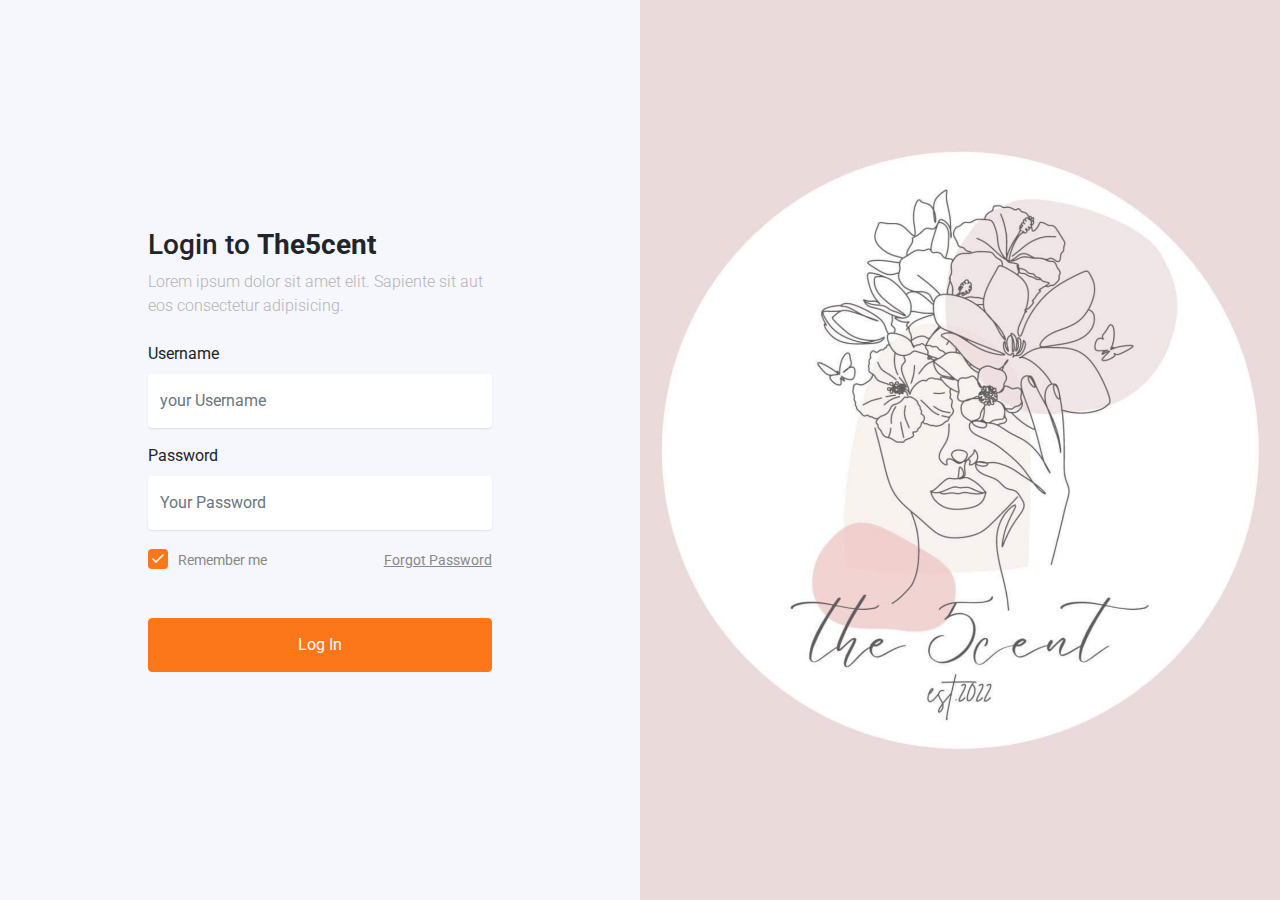
<file: login/login.html>
<!doctype html>
<html lang="en">
<head>
    <!-- Required meta tags -->
    <meta charset="utf-8">
    <meta name="viewport" content="width=device-width, initial-scale=1, shrink-to-fit=no">
    <link href="https://fonts.googleapis.com/css?family=Roboto:300,400&display=swap" rel="stylesheet">

    <link rel="stylesheet" href="fonts/icomoon/style.css">

    <link rel="stylesheet" href="css/owl.carousel.min.css">

    <!-- Bootstrap CSS -->
    <link rel="stylesheet" href="css/bootstrap.min.css">

    <!-- Style -->
    <link rel="stylesheet" href="css/style.css">

    <script src="https://ajax.googleapis.com/ajax/libs/jquery/3.6.1/jquery.min.js"></script>


    <title>Login</title>

</head>
<body>


<div class="d-lg-flex half">
    <div class="bg order-1 order-md-2" style="background-image: url('images/bg3.JPEG');"></div>
    <div class="contents order-2 order-md-1">

        <div class="container">
            <div class="row align-items-center justify-content-center">
                <div class="col-md-7">
                    <h3>Login to <strong>The5cent</strong></h3>
                    <p class="mb-4">Lorem ipsum dolor sit amet elit. Sapiente sit aut eos consectetur adipisicing.</p>

                    <div class="form-group first">
                        <label for="username">Username</label>
                        <input type="text" class="form-control" placeholder="your Username" id="username">
                    </div>
                    <div class="form-group last mb-3">
                        <label for="password">Password</label>
                        <input type="password" class="form-control" placeholder="Your Password" id="password">
                    </div>

                    <div class="d-flex mb-5 align-items-center">
                        <label class="control control--checkbox mb-0"><span class="caption">Remember me</span>
                            <input type="checkbox" checked="checked"/>
                            <div class="control__indicator"></div>
                        </label>
                        <span class="ml-auto"><a href="#" class="forgot-pass">Forgot Password</a></span>
                    </div>

                    <input type="button" onclick="login()" value="Log In" class="btn btn-block btn-primary">

                </div>
            </div>
        </div>
    </div>


</div>


<script src="js/jquery-3.3.1.min.js"></script>
<script src="js/popper.min.js"></script>
<script src="js/bootstrap.min.js"></script>
<script src="js/main.js"></script>
<script src="login.js"></script>
</body>
</html>
</file>
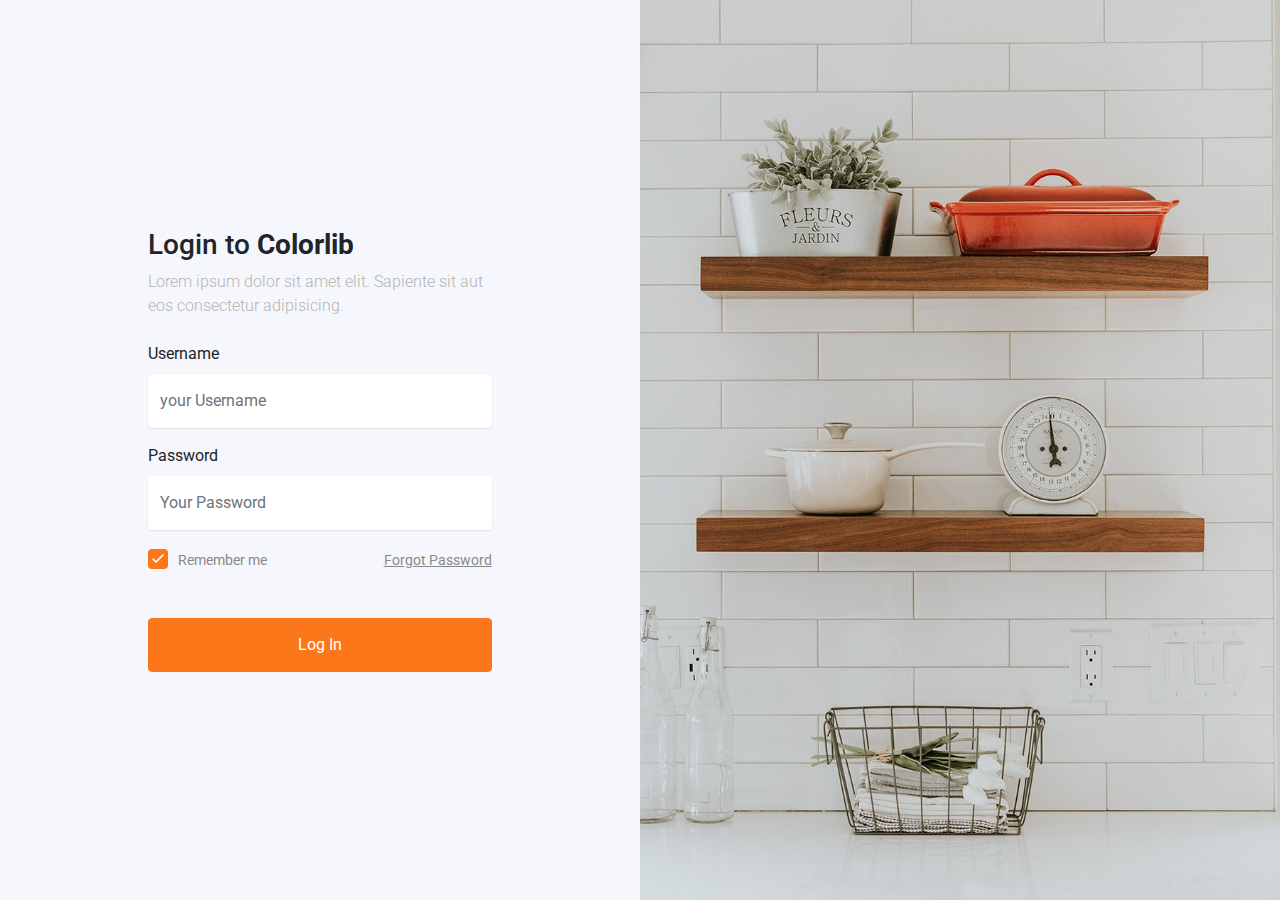
<file: login_register/login.html>
<!doctype html>
<html lang="en">
  <head>
    <!-- Required meta tags -->
    <meta charset="utf-8">
    <meta name="viewport" content="width=device-width, initial-scale=1, shrink-to-fit=no">
    <link href="https://fonts.googleapis.com/css?family=Roboto:300,400&display=swap" rel="stylesheet">

    <link rel="stylesheet" href="fonts/icomoon/style.css">

    <link rel="stylesheet" href="css/owl.carousel.min.css">

    <!-- Bootstrap CSS -->
    <link rel="stylesheet" href="css/bootstrap.min.css">
    
    <!-- Style -->
    <link rel="stylesheet" href="css/style.css">

    <script src="https://ajax.googleapis.com/ajax/libs/jquery/3.6.1/jquery.min.js"></script>


    <title>Login</title>

  </head>
  <body>
  

  <div class="d-lg-flex half">
    <div class="bg order-1 order-md-2" style="background-image: url('images/bg_1.jpg');"></div>
    <div class="contents order-2 order-md-1">

      <div class="container">
        <div class="row align-items-center justify-content-center">
          <div class="col-md-7">
            <h3>Login to <strong>Colorlib</strong></h3>
            <p class="mb-4">Lorem ipsum dolor sit amet elit. Sapiente sit aut eos consectetur adipisicing.</p>

              <div class="form-group first">
                <label for="username">Username</label>
                <input type="text" class="form-control" placeholder="your Username" id="username">
              </div>
              <div class="form-group last mb-3">
                <label for="password">Password</label>
                <input type="password" class="form-control" placeholder="Your Password" id="password">
              </div>
              
              <div class="d-flex mb-5 align-items-center">
                <label class="control control--checkbox mb-0"><span class="caption">Remember me</span>
                  <input type="checkbox" checked="checked"/>
                  <div class="control__indicator"></div>
                </label>
                <span class="ml-auto"><a href="#" class="forgot-pass">Forgot Password</a></span> 
              </div>

              <input type="button" onclick="login()" value="Log In" class="btn btn-block btn-primary">

          </div>
        </div>
      </div>
    </div>

    
  </div>


  <script src="login.js"></script>
    <script src="js/jquery-3.3.1.min.js"></script>
    <script src="js/popper.min.js"></script>
    <script src="js/bootstrap.min.js"></script>
    <script src="js/main.js"></script>
  </body>
</html>
</file>
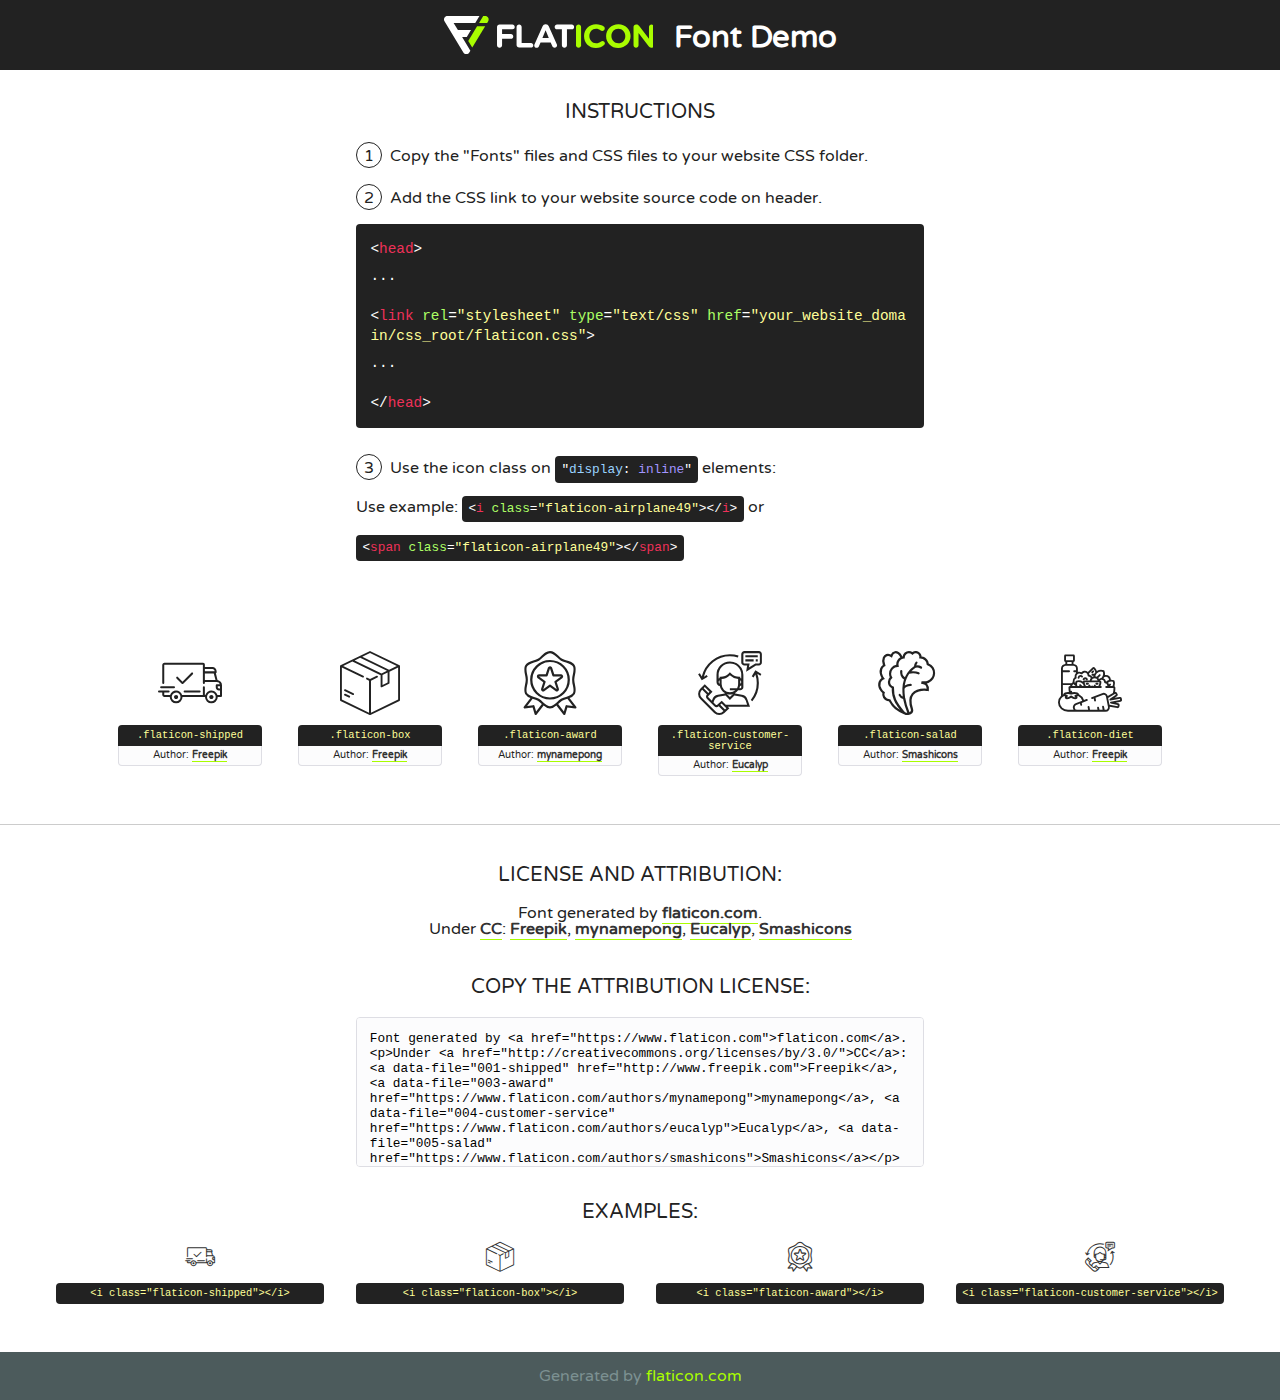
<file: fonts/flaticon/font/flaticon.html>
<!DOCTYPE html>
<!--
  Flaticon icon font: Flaticon
  Creation date: 17/07/2019 12:38
-->
<html>
<!DOCTYPE html>
<html>

<head>
    <title>Flaticon WebFont</title>
    <link href="http://fonts.googleapis.com/css?family=Varela+Round" rel="stylesheet" type="text/css" />
    <link rel="stylesheet" type="text/css" href="flaticon.css">
    <meta charset="UTF-8">
    <style>
    html, body, div, span, applet, object, iframe,
    h1, h2, h3, h4, h5, h6, p, blockquote, pre,
    a, abbr, acronym, address, big, cite, code,
    del, dfn, em, img, ins, kbd, q, s, samp,
    small, strike, strong, sub, sup, tt, var,
    b, u, i, center,
    dl, dt, dd, ol, ul, li,
    fieldset, form, label, legend,
    table, caption, tbody, tfoot, thead, tr, th, td,
    article, aside, canvas, details, embed, 
    figure, figcaption, footer, header, hgroup, 
    menu, nav, output, ruby, section, summary,
    time, mark, audio, video {
        margin: 0;
        padding: 0;
        border: 0;
        font-size: 100%;
        font: inherit;
        vertical-align: baseline;
    }
    /* HTML5 display-role reset for older browsers */
    article, aside, details, figcaption, figure, 
    footer, header, hgroup, menu, nav, section {
        display: block;
    }
    body {
        line-height: 1;
    }
    ol, ul {
        list-style: none;
    }
    blockquote, q {
        quotes: none;
    }
    blockquote:before, blockquote:after,
    q:before, q:after {
        content: '';
        content: none;
    }
    table {
        border-collapse: collapse;
        border-spacing: 0;
    }
    body {
        font-family: 'Varela Round', Helvetica, Arial, sans-serif;
        font-size: 16px;
        color: #222;
    }
    a {
        color: #333;
        border-bottom: 1px solid #a9fd00;
        font-weight: bold;
        text-decoration: none;
    }
    * {
        -moz-box-sizing: border-box;
        -webkit-box-sizing: border-box;
        box-sizing: border-box;
        margin: 0;
        padding: 0;
    }
    [class^="flaticon-"]:before, [class*=" flaticon-"]:before, [class^="flaticon-"]:after, [class*=" flaticon-"]:after {
        font-family: Flaticon;
        font-size: 30px;
        font-style: normal;
        margin-left: 20px;
        color: #333;
    }
    .wrapper {
        max-width: 600px;
        margin: auto;
        padding: 0 1em;
    }
    .title {
        font-size: 1.25em;
        text-align: center;
        margin-bottom: 1em;
        text-transform: uppercase;
    }
    header {
        text-align: center;
        background-color: #222;
        color: #fff;
        padding: 1em;
    }
    header .logo {
        width: 210px;
        height: 38px;
        display: inline-block;
        vertical-align: middle;
        margin-right: 1em;
        border: none;
    }
    header strong {
        font-size: 1.95em;
        font-weight: bold;
        vertical-align: middle;
        margin-top: 5px;
        display: inline-block;
    }
    .demo {
        margin: 2em auto;
        line-height: 1.25em;
    }
    .demo ul li {
        margin-bottom: 1em;
    }
    .demo ul li .num {
        color: #222;
        border-radius: 20px;
        display: inline-block;
        width: 26px;
        padding: 3px;
        height: 26px;
        text-align: center;
        margin-right: 0.5em;
        border: 1px solid #222;
    }
    .demo ul li code {
        background-color: #222;
        border-radius: 4px;
        padding: 0.25em 0.5em;
        display: inline-block;
        color: #fff;
        font-family: Consolas,Monaco,Lucida Console,Liberation Mono,DejaVu Sans Mono,Bitstream Vera Sans Mono,Courier New, monospace;
        font-weight: lighter;
        margin-top: 1em;
        font-size: 0.8em;
        word-break: break-all;
    }
    .demo ul li code.big {
        padding: 1em;
        font-size: 0.9em;
    }
    .demo ul li code .red {
        color: #EF3159;
    }
    .demo ul li code .green {
        color: #ACFF65;
    }
    .demo ul li code .yellow {
        color: #FFFF99;
    }
    .demo ul li code .blue {
        color: #99D3FF;
    }
    .demo ul li code .purple {
        color: #A295FF;
    }
    .demo ul li code .dots {
        margin-top: 0.5em;
        display: block;
    }
    #glyphs {
        border-bottom: 1px solid #ccc;
        padding: 2em 0;
        text-align: center;
    }
    .glyph {
        display: inline-block;
        width: 9em;
        margin: 1em;
        text-align: center;
        vertical-align: top;
        background: #FFF;
    }
    .glyph .glyph-icon {
        padding: 10px;
        display: block;
        font-family:"Flaticon";
        font-size: 64px;
        line-height: 1;
    }
    .glyph .glyph-icon:before {
        font-size: 64px;
        color: #222;
        margin-left: 0;
    }
    .class-name {
        font-size: 0.65em;
        background-color: #222;
        color: #fff;
        border-radius: 4px 4px 0 0;
        padding: 0.5em;
        color: #FFFF99;
        font-family: Consolas,Monaco,Lucida Console,Liberation Mono,DejaVu Sans Mono,Bitstream Vera Sans Mono,Courier New, monospace;
    }
    .author-name {
        font-size: 0.6em;
        background-color: #fcfcfd;
        border: 1px solid #DEDEE4;
        border-top: 0;
        border-radius: 0 0 4px 4px;
        padding: 0.5em;
    }
    .class-name:last-child {
        font-size: 10px;
        color:#888;
    }
    .class-name:last-child a {
        font-size: 10px;
        color:#555;
    }
    .class-name:last-child a:hover {
        color:#a9fd00;
    }
    .glyph > input {
        display: block;
        width: 100px;
        margin: 5px auto;
        text-align: center;
        font-size: 12px;
        cursor: text;
    }
    .glyph > input.icon-input {
        font-family:"Flaticon";
        font-size: 16px;
        margin-bottom: 10px;
    }
    .attribution .title {
        margin-top: 2em;
    }
    .attribution textarea {
        background-color: #fcfcfd;
        padding: 1em;
        border: none;
        box-shadow: none;
        border: 1px solid #DEDEE4;
        border-radius: 4px;
        resize: none;
        width: 100%;
        height: 150px;
        font-size: 0.8em;
        font-family: Consolas,Monaco,Lucida Console,Liberation Mono,DejaVu Sans Mono,Bitstream Vera Sans Mono,Courier New, monospace;
        -webkit-appearance: none;
    }
    .iconsuse {
        margin: 2em auto;
        text-align: center;
        max-width: 1200px;
    }
    .iconsuse:after {
        content: '';
        display: table;
        clear: both;
    }
    .iconsuse .image {
        float: left;
        width: 25%;
        padding: 0 1em;
    }
    .iconsuse .image p {
        margin-bottom: 1em;
    }
    .iconsuse .image span {
        display: block;
        font-size: 0.65em;
        background-color: #222;
        color: #fff;
        border-radius: 4px;
        padding: 0.5em;
        color: #FFFF99;
        margin-top: 1em;
        font-family: Consolas,Monaco,Lucida Console,Liberation Mono,DejaVu Sans Mono,Bitstream Vera Sans Mono,Courier New, monospace;
    }
    #footer {
        text-align: center;
        background-color: #4C5B5C;
        color: #7c9192;
        padding: 1em;
    }
    #footer a {
        border: none;
        color: #a9fd00;
        font-weight: normal;
    }
    @media (max-width: 960px) {
        .iconsuse .image {
            width: 50%;
        }
    }
    @media (max-width: 560px) {
        .iconsuse .image {
            width: 100%;
        }
    }
    </style>
</head>

<body class="characters-off">

    <header>
        <a href="https://www.flaticon.com" target="_blank" class="logo">
            <svg version="1.1" xmlns="http://www.w3.org/2000/svg" xmlns:xlink="http://www.w3.org/1999/xlink" xmlns:a="http://ns.adobe.com/AdobeSVGViewerExtensions/3.0/" viewBox="0 0 560.875 102.036" enable-background="new 0 0 560.875 102.036" xml:space="preserve">
                <defs>
                </defs>
                <g>
                    <g class="letters">
                        <path fill="#ffffff" d="M141.596,29.675c0-3.777,2.985-6.767,6.764-6.767h34.438c3.426,0,6.15,2.728,6.15,6.15
                        c0,3.43-2.724,6.149-6.15,6.149h-27.674v13.091h23.719c3.429,0,6.151,2.724,6.151,6.15c0,3.43-2.723,6.149-6.151,6.149h-23.719
                        v17.574c0,3.773-2.986,6.761-6.764,6.761c-3.779,0-6.764-2.989-6.764-6.761V29.675z"></path>
                        <path fill="#ffffff" d="M193.844,29.149c0-3.781,2.985-6.767,6.764-6.767c3.776,0,6.763,2.985,6.763,6.767v42.957h25.039
                        c3.426,0,6.149,2.726,6.149,6.153c0,3.425-2.723,6.15-6.149,6.15h-31.802c-3.779,0-6.764-2.986-6.764-6.768V29.149z"></path>
                        <path fill="#ffffff" d="M241.891,75.71l21.438-48.407c1.492-3.341,4.215-5.357,7.906-5.357h0.792
                        c3.686,0,6.323,2.017,7.815,5.357l21.439,48.407c0.436,0.967,0.701,1.845,0.701,2.723c0,3.602-2.809,6.501-6.414,6.501
                        c-3.161,0-5.269-1.845-6.499-4.655l-4.132-9.661h-27.059l-4.301,10.102c-1.144,2.631-3.426,4.214-6.237,4.214
                        c-3.517,0-6.24-2.81-6.24-6.325C241.1,77.64,241.451,76.677,241.891,75.71z M279.932,58.666l-8.521-20.297l-8.526,20.297H279.932
                        z"></path>
                        <path fill="#ffffff" d="M314.864,35.387H301.86c-3.429,0-6.239-2.813-6.239-6.238c0-3.429,2.811-6.24,6.239-6.24h39.533
                        c3.426,0,6.237,2.811,6.237,6.24c0,3.425-2.811,6.238-6.237,6.238h-13.001v42.785c0,3.773-2.99,6.761-6.764,6.761
                        c-3.779,0-6.764-2.989-6.764-6.761V35.387z"></path>
                        <path fill="#A9FD00" d="M352.615,29.149c0-3.781,2.985-6.767,6.767-6.767c3.774,0,6.761,2.985,6.761,6.767v49.024
                        c0,3.773-2.987,6.761-6.761,6.761c-3.781,0-6.767-2.989-6.767-6.761V29.149z"></path>
                        <path fill="#A9FD00" d="M374.132,53.836v-0.179c0-17.481,13.178-31.801,32.065-31.801c9.22,0,15.459,2.458,20.557,6.238
                        c1.402,1.054,2.637,2.985,2.637,5.357c0,3.692-2.985,6.59-6.681,6.59c-1.845,0-3.071-0.702-4.044-1.319
                        c-3.776-2.813-7.729-4.393-12.562-4.393c-10.364,0-17.831,8.611-17.831,19.154v0.173c0,10.542,7.291,19.329,17.831,19.329
                        c5.715,0,9.492-1.756,13.359-4.834c1.049-0.874,2.458-1.491,4.039-1.491c3.429,0,6.325,2.813,6.325,6.236
                        c0,2.106-1.056,3.78-2.282,4.834c-5.539,4.834-12.036,7.733-21.878,7.733C387.572,85.464,374.132,71.493,374.132,53.836z"></path>
                        <path fill="#A9FD00" d="M433.009,53.836v-0.179c0-17.481,13.79-31.801,32.766-31.801c18.981,0,32.592,14.143,32.592,31.628v0.173
                        c0,17.483-13.785,31.807-32.769,31.807C446.625,85.464,433.009,71.32,433.009,53.836z M484.224,53.836v-0.179
                        c0-10.539-7.725-19.326-18.626-19.326c-10.893,0-18.449,8.611-18.449,19.154v0.173c0,10.542,7.73,19.329,18.626,19.329
                        C476.676,72.986,484.224,64.378,484.224,53.836z"></path>
                        <path fill="#A9FD00" d="M506.233,29.321c0-3.774,2.99-6.763,6.767-6.763h1.401c3.252,0,5.183,1.583,7.029,3.953l26.093,34.265
                        V29.059c0-3.692,2.99-6.677,6.681-6.677c3.683,0,6.671,2.985,6.671,6.677v48.934c0,3.78-2.987,6.765-6.764,6.765h-0.436
                        c-3.257,0-5.188-1.581-7.034-3.953l-27.056-35.492v32.944c0,3.687-2.985,6.676-6.678,6.676c-3.683,0-6.673-2.989-6.673-6.676
                        V29.321z"></path>
                    </g>
                    <g class="insignia">
                        <path fill="#ffffff" d="M48.372,56.137h12.517l11.156-18.537H37.186L25.688,18.539h57.825L94.668,0H9.271
                        C5.925,0,2.842,1.801,1.198,4.716c-1.644,2.907-1.593,6.482,0.134,9.343l50.38,83.501c1.678,2.781,4.689,4.476,7.938,4.476
                        c3.246,0,6.257-1.695,7.935-4.476l2.898-4.804L48.372,56.137z"></path>
                        <g class="i">
                            <path fill="#A9FD00" d="M93.575,18.539h0.031v0.004l21.652,0.004l2.705-4.488c1.727-2.861,1.778-6.436,0.133-9.343
                            C116.454,1.801,113.371,0,110.026,0h-5.294L93.575,18.539z"></path>
                            <polygon fill="#A9FD00" points="88.291,27.356 64.725,66.486 75.519,84.404 109.942,27.356"></polygon>
                        </g>
                    </g>
                </g>
            </svg>
        </a>
        <strong>Font Demo</strong>
    </header>


    <section class="demo wrapper">

        <p class="title">Instructions</p>

        <ul>
            <li>
                <span class="num">1</span>Copy the "Fonts" files and CSS files to your website CSS folder.
            </li>
            <li>
                <span class="num">2</span>Add the CSS link to your website source code on header.
                <code class="big">
                    &lt;<span class="red">head</span>&gt;
                    <br/><span class="dots">...</span>
                    <br/>&lt;<span class="red">link</span> <span class="green">rel</span>=<span class="yellow">"stylesheet"</span> <span class="green">type</span>=<span class="yellow">"text/css"</span> <span class="green">href</span>=<span class="yellow">"your_website_domain/css_root/flaticon.css"</span>&gt;
                    <br/><span class="dots">...</span>
                    <br/>&lt;/<span class="red">head</span>&gt;
                </code>
            </li>

            <li>
                <p>
                    <span class="num">3</span>Use the icon class on <code>"<span class="blue">display</span>:<span class="purple"> inline</span>"</code> elements:
                    <br />
                    Use example: <code>&lt;<span class="red">i</span> <span class="green">class</span>=<span class="yellow">&quot;flaticon-airplane49&quot;</span>&gt;&lt;/<span class="red">i</span>&gt;</code> or <code>&lt;<span class="red">span</span> <span class="green">class</span>=<span class="yellow">&quot;flaticon-airplane49&quot;</span>&gt;&lt;/<span class="red">span</span>&gt;</code>
            </li>
        </ul>

    </section>




   <section id="glyphs">          
    
      
        <div class="glyph"><div class="glyph-icon flaticon-shipped"></div>
            <div class="class-name">.flaticon-shipped</div>
            <div class="author-name">Author: <a data-file="001-shipped" href="http://www.freepik.com">Freepik</a> </div> 
        </div>        
        
        <div class="glyph"><div class="glyph-icon flaticon-box"></div>
            <div class="class-name">.flaticon-box</div>
            <div class="author-name">Author: <a data-file="002-box" href="http://www.freepik.com">Freepik</a> </div> 
        </div>        
        
        <div class="glyph"><div class="glyph-icon flaticon-award"></div>
            <div class="class-name">.flaticon-award</div>
            <div class="author-name">Author: <a data-file="003-award" href="https://www.flaticon.com/authors/mynamepong">mynamepong</a> </div> 
        </div>        
        
        <div class="glyph"><div class="glyph-icon flaticon-customer-service"></div>
            <div class="class-name">.flaticon-customer-service</div>
            <div class="author-name">Author: <a data-file="004-customer-service" href="https://www.flaticon.com/authors/eucalyp">Eucalyp</a> </div> 
        </div>        
        
        <div class="glyph"><div class="glyph-icon flaticon-salad"></div>
            <div class="class-name">.flaticon-salad</div>
            <div class="author-name">Author: <a data-file="005-salad" href="https://www.flaticon.com/authors/smashicons">Smashicons</a> </div> 
        </div>        
        
        <div class="glyph"><div class="glyph-icon flaticon-diet"></div>
            <div class="class-name">.flaticon-diet</div>
            <div class="author-name">Author: <a data-file="006-diet" href="http://www.freepik.com">Freepik</a> </div> 
        </div>        
        

    </section>



    <section class="attribution wrapper"   style="text-align:center;">

      <div class="title">License and attribution:</div><div class="attrDiv">Font generated by <a href="https://www.flaticon.com">flaticon.com</a>. <div><p>Under <a href="http://creativecommons.org/licenses/by/3.0/">CC</a>: <a data-file="001-shipped" href="http://www.freepik.com">Freepik</a>, <a data-file="003-award" href="https://www.flaticon.com/authors/mynamepong">mynamepong</a>, <a data-file="004-customer-service" href="https://www.flaticon.com/authors/eucalyp">Eucalyp</a>, <a data-file="005-salad" href="https://www.flaticon.com/authors/smashicons">Smashicons</a></p>  </div>
      </div>
      <div class="title">Copy the Attribution License:</div>

    <textarea onclick="this.focus();this.select();">Font generated by &lt;a href=&quot;https://www.flaticon.com&quot;&gt;flaticon.com&lt;/a&gt;. <p>Under <a href="http://creativecommons.org/licenses/by/3.0/">CC</a>: <a data-file="001-shipped" href="http://www.freepik.com">Freepik</a>, <a data-file="003-award" href="https://www.flaticon.com/authors/mynamepong">mynamepong</a>, <a data-file="004-customer-service" href="https://www.flaticon.com/authors/eucalyp">Eucalyp</a>, <a data-file="005-salad" href="https://www.flaticon.com/authors/smashicons">Smashicons</a></p>  
     </textarea>

    </section>

    <section class="iconsuse">

          <div class="title">Examples:</div>            
             
            <div class="image">
                <p>
                    <i class="glyph-icon flaticon-shipped"></i> 
                    <span>&lt;i class=&quot;flaticon-shipped&quot;&gt;&lt;/i&gt;</span>
                </p>
            </div>
            
            <div class="image">
                <p>
                    <i class="glyph-icon flaticon-box"></i> 
                    <span>&lt;i class=&quot;flaticon-box&quot;&gt;&lt;/i&gt;</span>
                </p>
            </div>
            
            <div class="image">
                <p>
                    <i class="glyph-icon flaticon-award"></i> 
                    <span>&lt;i class=&quot;flaticon-award&quot;&gt;&lt;/i&gt;</span>
                </p>
            </div>
            
            <div class="image">
                <p>
                    <i class="glyph-icon flaticon-customer-service"></i> 
                    <span>&lt;i class=&quot;flaticon-customer-service&quot;&gt;&lt;/i&gt;</span>
                </p>
            </div>
                       
        </div>
                            
    </section>

<div id="footer">
    <div>Generated by <a href="https://www.flaticon.com">flaticon.com</a>
    </div>
</div>



</body>
</html>
</file>
<file: login/fonts/icomoon/style.css>
@font-face {
  font-family: 'icomoon';
  src:  url('fonts/icomoon.eot?10si43');
  src:  url('fonts/icomoon.eot?10si43#iefix') format('embedded-opentype'),
    url('fonts/icomoon.ttf?10si43') format('truetype'),
    url('fonts/icomoon.woff?10si43') format('woff'),
    url('fonts/icomoon.svg?10si43#icomoon') format('svg');
  font-weight: normal;
  font-style: normal;
}

[class^="icon-"], [class*=" icon-"] {
  /* use !important to prevent issues with browser extensions that change fonts */
  font-family: 'icomoon' !important;
  speak: none;
  font-style: normal;
  font-weight: normal;
  font-variant: normal;
  text-transform: none;
  line-height: 1;

  /* Better Font Rendering =========== */
  -webkit-font-smoothing: antialiased;
  -moz-osx-font-smoothing: grayscale;
}

.icon-asterisk:before {
  content: "\f069";
}
.icon-plus:before {
  content: "\f067";
}
.icon-question:before {
  content: "\f128";
}
.icon-minus:before {
  content: "\f068";
}
.icon-glass:before {
  content: "\f000";
}
.icon-music:before {
  content: "\f001";
}
.icon-search:before {
  content: "\f002";
}
.icon-envelope-o:before {
  content: "\f003";
}
.icon-heart:before {
  content: "\f004";
}
.icon-star:before {
  content: "\f005";
}
.icon-star-o:before {
  content: "\f006";
}
.icon-user:before {
  content: "\f007";
}
.icon-film:before {
  content: "\f008";
}
.icon-th-large:before {
  content: "\f009";
}
.icon-th:before {
  content: "\f00a";
}
.icon-th-list:before {
  content: "\f00b";
}
.icon-check:before {
  content: "\f00c";
}
.icon-close:before {
  content: "\f00d";
}
.icon-remove:before {
  content: "\f00d";
}
.icon-times:before {
  content: "\f00d";
}
.icon-search-plus:before {
  content: "\f00e";
}
.icon-search-minus:before {
  content: "\f010";
}
.icon-power-off:before {
  content: "\f011";
}
.icon-signal:before {
  content: "\f012";
}
.icon-cog:before {
  content: "\f013";
}
.icon-gear:before {
  content: "\f013";
}
.icon-trash-o:before {
  content: "\f014";
}
.icon-home:before {
  content: "\f015";
}
.icon-file-o:before {
  content: "\f016";
}
.icon-clock-o:before {
  content: "\f017";
}
.icon-road:before {
  content: "\f018";
}
.icon-download:before {
  content: "\f019";
}
.icon-arrow-circle-o-down:before {
  content: "\f01a";
}
.icon-arrow-circle-o-up:before {
  content: "\f01b";
}
.icon-inbox:before {
  content: "\f01c";
}
.icon-play-circle-o:before {
  content: "\f01d";
}
.icon-repeat:before {
  content: "\f01e";
}
.icon-rotate-right:before {
  content: "\f01e";
}
.icon-refresh:before {
  content: "\f021";
}
.icon-list-alt:before {
  content: "\f022";
}
.icon-lock:before {
  content: "\f023";
}
.icon-flag:before {
  content: "\f024";
}
.icon-headphones:before {
  content: "\f025";
}
.icon-volume-off:before {
  content: "\f026";
}
.icon-volume-down:before {
  content: "\f027";
}
.icon-volume-up:before {
  content: "\f028";
}
.icon-qrcode:before {
  content: "\f029";
}
.icon-barcode:before {
  content: "\f02a";
}
.icon-tag:before {
  content: "\f02b";
}
.icon-tags:before {
  content: "\f02c";
}
.icon-book:before {
  content: "\f02d";
}
.icon-bookmark:before {
  content: "\f02e";
}
.icon-print:before {
  content: "\f02f";
}
.icon-camera:before {
  content: "\f030";
}
.icon-font:before {
  content: "\f031";
}
.icon-bold:before {
  content: "\f032";
}
.icon-italic:before {
  content: "\f033";
}
.icon-text-height:before {
  content: "\f034";
}
.icon-text-width:before {
  content: "\f035";
}
.icon-align-left:before {
  content: "\f036";
}
.icon-align-center:before {
  content: "\f037";
}
.icon-align-right:before {
  content: "\f038";
}
.icon-align-justify:before {
  content: "\f039";
}
.icon-list:before {
  content: "\f03a";
}
.icon-dedent:before {
  content: "\f03b";
}
.icon-outdent:before {
  content: "\f03b";
}
.icon-indent:before {
  content: "\f03c";
}
.icon-video-camera:before {
  content: "\f03d";
}
.icon-image:before {
  content: "\f03e";
}
.icon-photo:before {
  content: "\f03e";
}
.icon-picture-o:before {
  content: "\f03e";
}
.icon-pencil:before {
  content: "\f040";
}
.icon-map-marker:before {
  content: "\f041";
}
.icon-adjust:before {
  content: "\f042";
}
.icon-tint:before {
  content: "\f043";
}
.icon-edit:before {
  content: "\f044";
}
.icon-pencil-square-o:before {
  content: "\f044";
}
.icon-share-square-o:before {
  content: "\f045";
}
.icon-check-square-o:before {
  content: "\f046";
}
.icon-arrows:before {
  content: "\f047";
}
.icon-step-backward:before {
  content: "\f048";
}
.icon-fast-backward:before {
  content: "\f049";
}
.icon-backward:before {
  content: "\f04a";
}
.icon-play:before {
  content: "\f04b";
}
.icon-pause:before {
  content: "\f04c";
}
.icon-stop:before {
  content: "\f04d";
}
.icon-forward:before {
  content: "\f04e";
}
.icon-fast-forward:before {
  content: "\f050";
}
.icon-step-forward:before {
  content: "\f051";
}
.icon-eject:before {
  content: "\f052";
}
.icon-chevron-left:before {
  content: "\f053";
}
.icon-chevron-right:before {
  content: "\f054";
}
.icon-plus-circle:before {
  content: "\f055";
}
.icon-minus-circle:before {
  content: "\f056";
}
.icon-times-circle:before {
  content: "\f057";
}
.icon-check-circle:before {
  content: "\f058";
}
.icon-question-circle:before {
  content: "\f059";
}
.icon-info-circle:before {
  content: "\f05a";
}
.icon-crosshairs:before {
  content: "\f05b";
}
.icon-times-circle-o:before {
  content: "\f05c";
}
.icon-check-circle-o:before {
  content: "\f05d";
}
.icon-ban:before {
  content: "\f05e";
}
.icon-arrow-left:before {
  content: "\f060";
}
.icon-arrow-right:before {
  content: "\f061";
}
.icon-arrow-up:before {
  content: "\f062";
}
.icon-arrow-down:before {
  content: "\f063";
}
.icon-mail-forward:before {
  content: "\f064";
}
.icon-share:before {
  content: "\f064";
}
.icon-expand:before {
  content: "\f065";
}
.icon-compress:before {
  content: "\f066";
}
.icon-exclamation-circle:before {
  content: "\f06a";
}
.icon-gift:before {
  content: "\f06b";
}
.icon-leaf:before {
  content: "\f06c";
}
.icon-fire:before {
  content: "\f06d";
}
.icon-eye:before {
  content: "\f06e";
}
.icon-eye-slash:before {
  content: "\f070";
}
.icon-exclamation-triangle:before {
  content: "\f071";
}
.icon-warning:before {
  content: "\f071";
}
.icon-plane:before {
  content: "\f072";
}
.icon-calendar:before {
  content: "\f073";
}
.icon-random:before {
  content: "\f074";
}
.icon-comment:before {
  content: "\f075";
}
.icon-magnet:before {
  content: "\f076";
}
.icon-chevron-up:before {
  content: "\f077";
}
.icon-chevron-down:before {
  content: "\f078";
}
.icon-retweet:before {
  content: "\f079";
}
.icon-shopping-cart:before {
  content: "\f07a";
}
.icon-folder:before {
  content: "\f07b";
}
.icon-folder-open:before {
  content: "\f07c";
}
.icon-arrows-v:before {
  content: "\f07d";
}
.icon-arrows-h:before {
  content: "\f07e";
}
.icon-bar-chart:before {
  content: "\f080";
}
.icon-bar-chart-o:before {
  content: "\f080";
}
.icon-twitter-square:before {
  content: "\f081";
}
.icon-facebook-square:before {
  content: "\f082";
}
.icon-camera-retro:before {
  content: "\f083";
}
.icon-key:before {
  content: "\f084";
}
.icon-cogs:before {
  content: "\f085";
}
.icon-gears:before {
  content: "\f085";
}
.icon-comments:before {
  content: "\f086";
}
.icon-thumbs-o-up:before {
  content: "\f087";
}
.icon-thumbs-o-down:before {
  content: "\f088";
}
.icon-star-half:before {
  content: "\f089";
}
.icon-heart-o:before {
  content: "\f08a";
}
.icon-sign-out:before {
  content: "\f08b";
}
.icon-linkedin-square:before {
  content: "\f08c";
}
.icon-thumb-tack:before {
  content: "\f08d";
}
.icon-external-link:before {
  content: "\f08e";
}
.icon-sign-in:before {
  content: "\f090";
}
.icon-trophy:before {
  content: "\f091";
}
.icon-github-square:before {
  content: "\f092";
}
.icon-upload:before {
  content: "\f093";
}
.icon-lemon-o:before {
  content: "\f094";
}
.icon-phone:before {
  content: "\f095";
}
.icon-square-o:before {
  content: "\f096";
}
.icon-bookmark-o:before {
  content: "\f097";
}
.icon-phone-square:before {
  content: "\f098";
}
.icon-twitter:before {
  content: "\f099";
}
.icon-facebook:before {
  content: "\f09a";
}
.icon-facebook-f:before {
  content: "\f09a";
}
.icon-github:before {
  content: "\f09b";
}
.icon-unlock:before {
  content: "\f09c";
}
.icon-credit-card:before {
  content: "\f09d";
}
.icon-feed:before {
  content: "\f09e";
}
.icon-rss:before {
  content: "\f09e";
}
.icon-hdd-o:before {
  content: "\f0a0";
}
.icon-bullhorn:before {
  content: "\f0a1";
}
.icon-bell-o:before {
  content: "\f0a2";
}
.icon-certificate:before {
  content: "\f0a3";
}
.icon-hand-o-right:before {
  content: "\f0a4";
}
.icon-hand-o-left:before {
  content: "\f0a5";
}
.icon-hand-o-up:before {
  content: "\f0a6";
}
.icon-hand-o-down:before {
  content: "\f0a7";
}
.icon-arrow-circle-left:before {
  content: "\f0a8";
}
.icon-arrow-circle-right:before {
  content: "\f0a9";
}
.icon-arrow-circle-up:before {
  content: "\f0aa";
}
.icon-arrow-circle-down:before {
  content: "\f0ab";
}
.icon-globe:before {
  content: "\f0ac";
}
.icon-wrench:before {
  content: "\f0ad";
}
.icon-tasks:before {
  content: "\f0ae";
}
.icon-filter:before {
  content: "\f0b0";
}
.icon-briefcase:before {
  content: "\f0b1";
}
.icon-arrows-alt:before {
  content: "\f0b2";
}
.icon-group:before {
  content: "\f0c0";
}
.icon-users:before {
  content: "\f0c0";
}
.icon-chain:before {
  content: "\f0c1";
}
.icon-link:before {
  content: "\f0c1";
}
.icon-cloud:before {
  content: "\f0c2";
}
.icon-flask:before {
  content: "\f0c3";
}
.icon-cut:before {
  content: "\f0c4";
}
.icon-scissors:before {
  content: "\f0c4";
}
.icon-copy:before {
  content: "\f0c5";
}
.icon-files-o:before {
  content: "\f0c5";
}
.icon-paperclip:before {
  content: "\f0c6";
}
.icon-floppy-o:before {
  content: "\f0c7";
}
.icon-save:before {
  content: "\f0c7";
}
.icon-square:before {
  content: "\f0c8";
}
.icon-bars:before {
  content: "\f0c9";
}
.icon-navicon:before {
  content: "\f0c9";
}
.icon-reorder:before {
  content: "\f0c9";
}
.icon-list-ul:before {
  content: "\f0ca";
}
.icon-list-ol:before {
  content: "\f0cb";
}
.icon-strikethrough:before {
  content: "\f0cc";
}
.icon-underline:before {
  content: "\f0cd";
}
.icon-table:before {
  content: "\f0ce";
}
.icon-magic:before {
  content: "\f0d0";
}
.icon-truck:before {
  content: "\f0d1";
}
.icon-pinterest:before {
  content: "\f0d2";
}
.icon-pinterest-square:before {
  content: "\f0d3";
}
.icon-google-plus-square:before {
  content: "\f0d4";
}
.icon-google-plus:before {
  content: "\f0d5";
}
.icon-money:before {
  content: "\f0d6";
}
.icon-caret-down:before {
  content: "\f0d7";
}
.icon-caret-up:before {
  content: "\f0d8";
}
.icon-caret-left:before {
  content: "\f0d9";
}
.icon-caret-right:before {
  content: "\f0da";
}
.icon-columns:before {
  content: "\f0db";
}
.icon-sort:before {
  content: "\f0dc";
}
.icon-unsorted:before {
  content: "\f0dc";
}
.icon-sort-desc:before {
  content: "\f0dd";
}
.icon-sort-down:before {
  content: "\f0dd";
}
.icon-sort-asc:before {
  content: "\f0de";
}
.icon-sort-up:before {
  content: "\f0de";
}
.icon-envelope:before {
  content: "\f0e0";
}
.icon-linkedin:before {
  content: "\f0e1";
}
.icon-rotate-left:before {
  content: "\f0e2";
}
.icon-undo:before {
  content: "\f0e2";
}
.icon-gavel:before {
  content: "\f0e3";
}
.icon-legal:before {
  content: "\f0e3";
}
.icon-dashboard:before {
  content: "\f0e4";
}
.icon-tachometer:before {
  content: "\f0e4";
}
.icon-comment-o:before {
  content: "\f0e5";
}
.icon-comments-o:before {
  content: "\f0e6";
}
.icon-bolt:before {
  content: "\f0e7";
}
.icon-flash:before {
  content: "\f0e7";
}
.icon-sitemap:before {
  content: "\f0e8";
}
.icon-umbrella:before {
  content: "\f0e9";
}
.icon-clipboard:before {
  content: "\f0ea";
}
.icon-paste:before {
  content: "\f0ea";
}
.icon-lightbulb-o:before {
  content: "\f0eb";
}
.icon-exchange:before {
  content: "\f0ec";
}
.icon-cloud-download:before {
  content: "\f0ed";
}
.icon-cloud-upload:before {
  content: "\f0ee";
}
.icon-user-md:before {
  content: "\f0f0";
}
.icon-stethoscope:before {
  content: "\f0f1";
}
.icon-suitcase:before {
  content: "\f0f2";
}
.icon-bell:before {
  content: "\f0f3";
}
.icon-coffee:before {
  content: "\f0f4";
}
.icon-cutlery:before {
  content: "\f0f5";
}
.icon-file-text-o:before {
  content: "\f0f6";
}
.icon-building-o:before {
  content: "\f0f7";
}
.icon-hospital-o:before {
  content: "\f0f8";
}
.icon-ambulance:before {
  content: "\f0f9";
}
.icon-medkit:before {
  content: "\f0fa";
}
.icon-fighter-jet:before {
  content: "\f0fb";
}
.icon-beer:before {
  content: "\f0fc";
}
.icon-h-square:before {
  content: "\f0fd";
}
.icon-plus-square:before {
  content: "\f0fe";
}
.icon-angle-double-left:before {
  content: "\f100";
}
.icon-angle-double-right:before {
  content: "\f101";
}
.icon-angle-double-up:before {
  content: "\f102";
}
.icon-angle-double-down:before {
  content: "\f103";
}
.icon-angle-left:before {
  content: "\f104";
}
.icon-angle-right:before {
  content: "\f105";
}
.icon-angle-up:before {
  content: "\f106";
}
.icon-angle-down:before {
  content: "\f107";
}
.icon-desktop:before {
  content: "\f108";
}
.icon-laptop:before {
  content: "\f109";
}
.icon-tablet:before {
  content: "\f10a";
}
.icon-mobile:before {
  content: "\f10b";
}
.icon-mobile-phone:before {
  content: "\f10b";
}
.icon-circle-o:before {
  content: "\f10c";
}
.icon-quote-left:before {
  content: "\f10d";
}
.icon-quote-right:before {
  content: "\f10e";
}
.icon-spinner:before {
  content: "\f110";
}
.icon-circle:before {
  content: "\f111";
}
.icon-mail-reply:before {
  content: "\f112";
}
.icon-reply:before {
  content: "\f112";
}
.icon-github-alt:before {
  content: "\f113";
}
.icon-folder-o:before {
  content: "\f114";
}
.icon-folder-open-o:before {
  content: "\f115";
}
.icon-smile-o:before {
  content: "\f118";
}
.icon-frown-o:before {
  content: "\f119";
}
.icon-meh-o:before {
  content: "\f11a";
}
.icon-gamepad:before {
  content: "\f11b";
}
.icon-keyboard-o:before {
  content: "\f11c";
}
.icon-flag-o:before {
  content: "\f11d";
}
.icon-flag-checkered:before {
  content: "\f11e";
}
.icon-terminal:before {
  content: "\f120";
}
.icon-code:before {
  content: "\f121";
}
.icon-mail-reply-all:before {
  content: "\f122";
}
.icon-reply-all:before {
  content: "\f122";
}
.icon-star-half-empty:before {
  content: "\f123";
}
.icon-star-half-full:before {
  content: "\f123";
}
.icon-star-half-o:before {
  content: "\f123";
}
.icon-location-arrow:before {
  content: "\f124";
}
.icon-crop:before {
  content: "\f125";
}
.icon-code-fork:before {
  content: "\f126";
}
.icon-chain-broken:before {
  content: "\f127";
}
.icon-unlink:before {
  content: "\f127";
}
.icon-info:before {
  content: "\f129";
}
.icon-exclamation:before {
  content: "\f12a";
}
.icon-superscript:before {
  content: "\f12b";
}
.icon-subscript:before {
  content: "\f12c";
}
.icon-eraser:before {
  content: "\f12d";
}
.icon-puzzle-piece:before {
  content: "\f12e";
}
.icon-microphone:before {
  content: "\f130";
}
.icon-microphone-slash:before {
  content: "\f131";
}
.icon-shield:before {
  content: "\f132";
}
.icon-calendar-o:before {
  content: "\f133";
}
.icon-fire-extinguisher:before {
  content: "\f134";
}
.icon-rocket:before {
  content: "\f135";
}
.icon-maxcdn:before {
  content: "\f136";
}
.icon-chevron-circle-left:before {
  content: "\f137";
}
.icon-chevron-circle-right:before {
  content: "\f138";
}
.icon-chevron-circle-up:before {
  content: "\f139";
}
.icon-chevron-circle-down:before {
  content: "\f13a";
}
.icon-html5:before {
  content: "\f13b";
}
.icon-css3:before {
  content: "\f13c";
}
.icon-anchor:before {
  content: "\f13d";
}
.icon-unlock-alt:before {
  content: "\f13e";
}
.icon-bullseye:before {
  content: "\f140";
}
.icon-ellipsis-h:before {
  content: "\f141";
}
.icon-ellipsis-v:before {
  content: "\f142";
}
.icon-rss-square:before {
  content: "\f143";
}
.icon-play-circle:before {
  content: "\f144";
}
.icon-ticket:before {
  content: "\f145";
}
.icon-minus-square:before {
  content: "\f146";
}
.icon-minus-square-o:before {
  content: "\f147";
}
.icon-level-up:before {
  content: "\f148";
}
.icon-level-down:before {
  content: "\f149";
}
.icon-check-square:before {
  content: "\f14a";
}
.icon-pencil-square:before {
  content: "\f14b";
}
.icon-external-link-square:before {
  content: "\f14c";
}
.icon-share-square:before {
  content: "\f14d";
}
.icon-compass:before {
  content: "\f14e";
}
.icon-caret-square-o-down:before {
  content: "\f150";
}
.icon-toggle-down:before {
  content: "\f150";
}
.icon-caret-square-o-up:before {
  content: "\f151";
}
.icon-toggle-up:before {
  content: "\f151";
}
.icon-caret-square-o-right:before {
  content: "\f152";
}
.icon-toggle-right:before {
  content: "\f152";
}
.icon-eur:before {
  content: "\f153";
}
.icon-euro:before {
  content: "\f153";
}
.icon-gbp:before {
  content: "\f154";
}
.icon-dollar:before {
  content: "\f155";
}
.icon-usd:before {
  content: "\f155";
}
.icon-inr:before {
  content: "\f156";
}
.icon-rupee:before {
  content: "\f156";
}
.icon-cny:before {
  content: "\f157";
}
.icon-jpy:before {
  content: "\f157";
}
.icon-rmb:before {
  content: "\f157";
}
.icon-yen:before {
  content: "\f157";
}
.icon-rouble:before {
  content: "\f158";
}
.icon-rub:before {
  content: "\f158";
}
.icon-ruble:before {
  content: "\f158";
}
.icon-krw:before {
  content: "\f159";
}
.icon-won:before {
  content: "\f159";
}
.icon-bitcoin:before {
  content: "\f15a";
}
.icon-btc:before {
  content: "\f15a";
}
.icon-file:before {
  content: "\f15b";
}
.icon-file-text:before {
  content: "\f15c";
}
.icon-sort-alpha-asc:before {
  content: "\f15d";
}
.icon-sort-alpha-desc:before {
  content: "\f15e";
}
.icon-sort-amount-asc:before {
  content: "\f160";
}
.icon-sort-amount-desc:before {
  content: "\f161";
}
.icon-sort-numeric-asc:before {
  content: "\f162";
}
.icon-sort-numeric-desc:before {
  content: "\f163";
}
.icon-thumbs-up:before {
  content: "\f164";
}
.icon-thumbs-down:before {
  content: "\f165";
}
.icon-youtube-square:before {
  content: "\f166";
}
.icon-youtube:before {
  content: "\f167";
}
.icon-xing:before {
  content: "\f168";
}
.icon-xing-square:before {
  content: "\f169";
}
.icon-youtube-play:before {
  content: "\f16a";
}
.icon-dropbox:before {
  content: "\f16b";
}
.icon-stack-overflow:before {
  content: "\f16c";
}
.icon-instagram:before {
  content: "\f16d";
}
.icon-flickr:before {
  content: "\f16e";
}
.icon-adn:before {
  content: "\f170";
}
.icon-bitbucket:before {
  content: "\f171";
}
.icon-bitbucket-square:before {
  content: "\f172";
}
.icon-tumblr:before {
  content: "\f173";
}
.icon-tumblr-square:before {
  content: "\f174";
}
.icon-long-arrow-down:before {
  content: "\f175";
}
.icon-long-arrow-up:before {
  content: "\f176";
}
.icon-long-arrow-left:before {
  content: "\f177";
}
.icon-long-arrow-right:before {
  content: "\f178";
}
.icon-apple:before {
  content: "\f179";
}
.icon-windows:before {
  content: "\f17a";
}
.icon-android:before {
  content: "\f17b";
}
.icon-linux:before {
  content: "\f17c";
}
.icon-dribbble:before {
  content: "\f17d";
}
.icon-skype:before {
  content: "\f17e";
}
.icon-foursquare:before {
  content: "\f180";
}
.icon-trello:before {
  content: "\f181";
}
.icon-female:before {
  content: "\f182";
}
.icon-male:before {
  content: "\f183";
}
.icon-gittip:before {
  content: "\f184";
}
.icon-gratipay:before {
  content: "\f184";
}
.icon-sun-o:before {
  content: "\f185";
}
.icon-moon-o:before {
  content: "\f186";
}
.icon-archive:before {
  content: "\f187";
}
.icon-bug:before {
  content: "\f188";
}
.icon-vk:before {
  content: "\f189";
}
.icon-weibo:before {
  content: "\f18a";
}
.icon-renren:before {
  content: "\f18b";
}
.icon-pagelines:before {
  content: "\f18c";
}
.icon-stack-exchange:before {
  content: "\f18d";
}
.icon-arrow-circle-o-right:before {
  content: "\f18e";
}
.icon-arrow-circle-o-left:before {
  content: "\f190";
}
.icon-caret-square-o-left:before {
  content: "\f191";
}
.icon-toggle-left:before {
  content: "\f191";
}
.icon-dot-circle-o:before {
  content: "\f192";
}
.icon-wheelchair:before {
  content: "\f193";
}
.icon-vimeo-square:before {
  content: "\f194";
}
.icon-try:before {
  content: "\f195";
}
.icon-turkish-lira:before {
  content: "\f195";
}
.icon-plus-square-o:before {
  content: "\f196";
}
.icon-space-shuttle:before {
  content: "\f197";
}
.icon-slack:before {
  content: "\f198";
}
.icon-envelope-square:before {
  content: "\f199";
}
.icon-wordpress:before {
  content: "\f19a";
}
.icon-openid:before {
  content: "\f19b";
}
.icon-bank:before {
  content: "\f19c";
}
.icon-institution:before {
  content: "\f19c";
}
.icon-university:before {
  content: "\f19c";
}
.icon-graduation-cap:before {
  content: "\f19d";
}
.icon-mortar-board:before {
  content: "\f19d";
}
.icon-yahoo:before {
  content: "\f19e";
}
.icon-google:before {
  content: "\f1a0";
}
.icon-reddit:before {
  content: "\f1a1";
}
.icon-reddit-square:before {
  content: "\f1a2";
}
.icon-stumbleupon-circle:before {
  content: "\f1a3";
}
.icon-stumbleupon:before {
  content: "\f1a4";
}
.icon-delicious:before {
  content: "\f1a5";
}
.icon-digg:before {
  content: "\f1a6";
}
.icon-pied-piper-pp:before {
  content: "\f1a7";
}
.icon-pied-piper-alt:before {
  content: "\f1a8";
}
.icon-drupal:before {
  content: "\f1a9";
}
.icon-joomla:before {
  content: "\f1aa";
}
.icon-language:before {
  content: "\f1ab";
}
.icon-fax:before {
  content: "\f1ac";
}
.icon-building:before {
  content: "\f1ad";
}
.icon-child:before {
  content: "\f1ae";
}
.icon-paw:before {
  content: "\f1b0";
}
.icon-spoon:before {
  content: "\f1b1";
}
.icon-cube:before {
  content: "\f1b2";
}
.icon-cubes:before {
  content: "\f1b3";
}
.icon-behance:before {
  content: "\f1b4";
}
.icon-behance-square:before {
  content: "\f1b5";
}
.icon-steam:before {
  content: "\f1b6";
}
.icon-steam-square:before {
  content: "\f1b7";
}
.icon-recycle:before {
  content: "\f1b8";
}
.icon-automobile:before {
  content: "\f1b9";
}
.icon-car:before {
  content: "\f1b9";
}
.icon-cab:before {
  content: "\f1ba";
}
.icon-taxi:before {
  content: "\f1ba";
}
.icon-tree:before {
  content: "\f1bb";
}
.icon-spotify:before {
  content: "\f1bc";
}
.icon-deviantart:before {
  content: "\f1bd";
}
.icon-soundcloud:before {
  content: "\f1be";
}
.icon-database:before {
  content: "\f1c0";
}
.icon-file-pdf-o:before {
  content: "\f1c1";
}
.icon-file-word-o:before {
  content: "\f1c2";
}
.icon-file-excel-o:before {
  content: "\f1c3";
}
.icon-file-powerpoint-o:before {
  content: "\f1c4";
}
.icon-file-image-o:before {
  content: "\f1c5";
}
.icon-file-photo-o:before {
  content: "\f1c5";
}
.icon-file-picture-o:before {
  content: "\f1c5";
}
.icon-file-archive-o:before {
  content: "\f1c6";
}
.icon-file-zip-o:before {
  content: "\f1c6";
}
.icon-file-audio-o:before {
  content: "\f1c7";
}
.icon-file-sound-o:before {
  content: "\f1c7";
}
.icon-file-movie-o:before {
  content: "\f1c8";
}
.icon-file-video-o:before {
  content: "\f1c8";
}
.icon-file-code-o:before {
  content: "\f1c9";
}
.icon-vine:before {
  content: "\f1ca";
}
.icon-codepen:before {
  content: "\f1cb";
}
.icon-jsfiddle:before {
  content: "\f1cc";
}
.icon-life-bouy:before {
  content: "\f1cd";
}
.icon-life-buoy:before {
  content: "\f1cd";
}
.icon-life-ring:before {
  content: "\f1cd";
}
.icon-life-saver:before {
  content: "\f1cd";
}
.icon-support:before {
  content: "\f1cd";
}
.icon-circle-o-notch:before {
  content: "\f1ce";
}
.icon-ra:before {
  content: "\f1d0";
}
.icon-rebel:before {
  content: "\f1d0";
}
.icon-resistance:before {
  content: "\f1d0";
}
.icon-empire:before {
  content: "\f1d1";
}
.icon-ge:before {
  content: "\f1d1";
}
.icon-git-square:before {
  content: "\f1d2";
}
.icon-git:before {
  content: "\f1d3";
}
.icon-hacker-news:before {
  content: "\f1d4";
}
.icon-y-combinator-square:before {
  content: "\f1d4";
}
.icon-yc-square:before {
  content: "\f1d4";
}
.icon-tencent-weibo:before {
  content: "\f1d5";
}
.icon-qq:before {
  content: "\f1d6";
}
.icon-wechat:before {
  content: "\f1d7";
}
.icon-weixin:before {
  content: "\f1d7";
}
.icon-paper-plane:before {
  content: "\f1d8";
}
.icon-send:before {
  content: "\f1d8";
}
.icon-paper-plane-o:before {
  content: "\f1d9";
}
.icon-send-o:before {
  content: "\f1d9";
}
.icon-history:before {
  content: "\f1da";
}
.icon-circle-thin:before {
  content: "\f1db";
}
.icon-header:before {
  content: "\f1dc";
}
.icon-paragraph:before {
  content: "\f1dd";
}
.icon-sliders:before {
  content: "\f1de";
}
.icon-share-alt:before {
  content: "\f1e0";
}
.icon-share-alt-square:before {
  content: "\f1e1";
}
.icon-bomb:before {
  content: "\f1e2";
}
.icon-futbol-o:before {
  content: "\f1e3";
}
.icon-soccer-ball-o:before {
  content: "\f1e3";
}
.icon-tty:before {
  content: "\f1e4";
}
.icon-binoculars:before {
  content: "\f1e5";
}
.icon-plug:before {
  content: "\f1e6";
}
.icon-slideshare:before {
  content: "\f1e7";
}
.icon-twitch:before {
  content: "\f1e8";
}
.icon-yelp:before {
  content: "\f1e9";
}
.icon-newspaper-o:before {
  content: "\f1ea";
}
.icon-wifi:before {
  content: "\f1eb";
}
.icon-calculator:before {
  content: "\f1ec";
}
.icon-paypal:before {
  content: "\f1ed";
}
.icon-google-wallet:before {
  content: "\f1ee";
}
.icon-cc-visa:before {
  content: "\f1f0";
}
.icon-cc-mastercard:before {
  content: "\f1f1";
}
.icon-cc-discover:before {
  content: "\f1f2";
}
.icon-cc-amex:before {
  content: "\f1f3";
}
.icon-cc-paypal:before {
  content: "\f1f4";
}
.icon-cc-stripe:before {
  content: "\f1f5";
}
.icon-bell-slash:before {
  content: "\f1f6";
}
.icon-bell-slash-o:before {
  content: "\f1f7";
}
.icon-trash:before {
  content: "\f1f8";
}
.icon-copyright:before {
  content: "\f1f9";
}
.icon-at:before {
  content: "\f1fa";
}
.icon-eyedropper:before {
  content: "\f1fb";
}
.icon-paint-brush:before {
  content: "\f1fc";
}
.icon-birthday-cake:before {
  content: "\f1fd";
}
.icon-area-chart:before {
  content: "\f1fe";
}
.icon-pie-chart:before {
  content: "\f200";
}
.icon-line-chart:before {
  content: "\f201";
}
.icon-lastfm:before {
  content: "\f202";
}
.icon-lastfm-square:before {
  content: "\f203";
}
.icon-toggle-off:before {
  content: "\f204";
}
.icon-toggle-on:before {
  content: "\f205";
}
.icon-bicycle:before {
  content: "\f206";
}
.icon-bus:before {
  content: "\f207";
}
.icon-ioxhost:before {
  content: "\f208";
}
.icon-angellist:before {
  content: "\f209";
}
.icon-cc:before {
  content: "\f20a";
}
.icon-ils:before {
  content: "\f20b";
}
.icon-shekel:before {
  content: "\f20b";
}
.icon-sheqel:before {
  content: "\f20b";
}
.icon-meanpath:before {
  content: "\f20c";
}
.icon-buysellads:before {
  content: "\f20d";
}
.icon-connectdevelop:before {
  content: "\f20e";
}
.icon-dashcube:before {
  content: "\f210";
}
.icon-forumbee:before {
  content: "\f211";
}
.icon-leanpub:before {
  content: "\f212";
}
.icon-sellsy:before {
  content: "\f213";
}
.icon-shirtsinbulk:before {
  content: "\f214";
}
.icon-simplybuilt:before {
  content: "\f215";
}
.icon-skyatlas:before {
  content: "\f216";
}
.icon-cart-plus:before {
  content: "\f217";
}
.icon-cart-arrow-down:before {
  content: "\f218";
}
.icon-diamond:before {
  content: "\f219";
}
.icon-ship:before {
  content: "\f21a";
}
.icon-user-secret:before {
  content: "\f21b";
}
.icon-motorcycle:before {
  content: "\f21c";
}
.icon-street-view:before {
  content: "\f21d";
}
.icon-heartbeat:before {
  content: "\f21e";
}
.icon-venus:before {
  content: "\f221";
}
.icon-mars:before {
  content: "\f222";
}
.icon-mercury:before {
  content: "\f223";
}
.icon-intersex:before {
  content: "\f224";
}
.icon-transgender:before {
  content: "\f224";
}
.icon-transgender-alt:before {
  content: "\f225";
}
.icon-venus-double:before {
  content: "\f226";
}
.icon-mars-double:before {
  content: "\f227";
}
.icon-venus-mars:before {
  content: "\f228";
}
.icon-mars-stroke:before {
  content: "\f229";
}
.icon-mars-stroke-v:before {
  content: "\f22a";
}
.icon-mars-stroke-h:before {
  content: "\f22b";
}
.icon-neuter:before {
  content: "\f22c";
}
.icon-genderless:before {
  content: "\f22d";
}
.icon-facebook-official:before {
  content: "\f230";
}
.icon-pinterest-p:before {
  content: "\f231";
}
.icon-whatsapp:before {
  content: "\f232";
}
.icon-server:before {
  content: "\f233";
}
.icon-user-plus:before {
  content: "\f234";
}
.icon-user-times:before {
  content: "\f235";
}
.icon-bed:before {
  content: "\f236";
}
.icon-hotel:before {
  content: "\f236";
}
.icon-viacoin:before {
  content: "\f237";
}
.icon-train:before {
  content: "\f238";
}
.icon-subway:before {
  content: "\f239";
}
.icon-medium:before {
  content: "\f23a";
}
.icon-y-combinator:before {
  content: "\f23b";
}
.icon-yc:before {
  content: "\f23b";
}
.icon-optin-monster:before {
  content: "\f23c";
}
.icon-opencart:before {
  content: "\f23d";
}
.icon-expeditedssl:before {
  content: "\f23e";
}
.icon-battery:before {
  content: "\f240";
}
.icon-battery-4:before {
  content: "\f240";
}
.icon-battery-full:before {
  content: "\f240";
}
.icon-battery-3:before {
  content: "\f241";
}
.icon-battery-three-quarters:before {
  content: "\f241";
}
.icon-battery-2:before {
  content: "\f242";
}
.icon-battery-half:before {
  content: "\f242";
}
.icon-battery-1:before {
  content: "\f243";
}
.icon-battery-quarter:before {
  content: "\f243";
}
.icon-battery-0:before {
  content: "\f244";
}
.icon-battery-empty:before {
  content: "\f244";
}
.icon-mouse-pointer:before {
  content: "\f245";
}
.icon-i-cursor:before {
  content: "\f246";
}
.icon-object-group:before {
  content: "\f247";
}
.icon-object-ungroup:before {
  content: "\f248";
}
.icon-sticky-note:before {
  content: "\f249";
}
.icon-sticky-note-o:before {
  content: "\f24a";
}
.icon-cc-jcb:before {
  content: "\f24b";
}
.icon-cc-diners-club:before {
  content: "\f24c";
}
.icon-clone:before {
  content: "\f24d";
}
.icon-balance-scale:before {
  content: "\f24e";
}
.icon-hourglass-o:before {
  content: "\f250";
}
.icon-hourglass-1:before {
  content: "\f251";
}
.icon-hourglass-start:before {
  content: "\f251";
}
.icon-hourglass-2:before {
  content: "\f252";
}
.icon-hourglass-half:before {
  content: "\f252";
}
.icon-hourglass-3:before {
  content: "\f253";
}
.icon-hourglass-end:before {
  content: "\f253";
}
.icon-hourglass:before {
  content: "\f254";
}
.icon-hand-grab-o:before {
  content: "\f255";
}
.icon-hand-rock-o:before {
  content: "\f255";
}
.icon-hand-paper-o:before {
  content: "\f256";
}
.icon-hand-stop-o:before {
  content: "\f256";
}
.icon-hand-scissors-o:before {
  content: "\f257";
}
.icon-hand-lizard-o:before {
  content: "\f258";
}
.icon-hand-spock-o:before {
  content: "\f259";
}
.icon-hand-pointer-o:before {
  content: "\f25a";
}
.icon-hand-peace-o:before {
  content: "\f25b";
}
.icon-trademark:before {
  content: "\f25c";
}
.icon-registered:before {
  content: "\f25d";
}
.icon-creative-commons:before {
  content: "\f25e";
}
.icon-gg:before {
  content: "\f260";
}
.icon-gg-circle:before {
  content: "\f261";
}
.icon-tripadvisor:before {
  content: "\f262";
}
.icon-odnoklassniki:before {
  content: "\f263";
}
.icon-odnoklassniki-square:before {
  content: "\f264";
}
.icon-get-pocket:before {
  content: "\f265";
}
.icon-wikipedia-w:before {
  content: "\f266";
}
.icon-safari:before {
  content: "\f267";
}
.icon-chrome:before {
  content: "\f268";
}
.icon-firefox:before {
  content: "\f269";
}
.icon-opera:before {
  content: "\f26a";
}
.icon-internet-explorer:before {
  content: "\f26b";
}
.icon-television:before {
  content: "\f26c";
}
.icon-tv:before {
  content: "\f26c";
}
.icon-contao:before {
  content: "\f26d";
}
.icon-500px:before {
  content: "\f26e";
}
.icon-amazon:before {
  content: "\f270";
}
.icon-calendar-plus-o:before {
  content: "\f271";
}
.icon-calendar-minus-o:before {
  content: "\f272";
}
.icon-calendar-times-o:before {
  content: "\f273";
}
.icon-calendar-check-o:before {
  content: "\f274";
}
.icon-industry:before {
  content: "\f275";
}
.icon-map-pin:before {
  content: "\f276";
}
.icon-map-signs:before {
  content: "\f277";
}
.icon-map-o:before {
  content: "\f278";
}
.icon-map:before {
  content: "\f279";
}
.icon-commenting:before {
  content: "\f27a";
}
.icon-commenting-o:before {
  content: "\f27b";
}
.icon-houzz:before {
  content: "\f27c";
}
.icon-vimeo:before {
  content: "\f27d";
}
.icon-black-tie:before {
  content: "\f27e";
}
.icon-fonticons:before {
  content: "\f280";
}
.icon-reddit-alien:before {
  content: "\f281";
}
.icon-edge:before {
  content: "\f282";
}
.icon-credit-card-alt:before {
  content: "\f283";
}
.icon-codiepie:before {
  content: "\f284";
}
.icon-modx:before {
  content: "\f285";
}
.icon-fort-awesome:before {
  content: "\f286";
}
.icon-usb:before {
  content: "\f287";
}
.icon-product-hunt:before {
  content: "\f288";
}
.icon-mixcloud:before {
  content: "\f289";
}
.icon-scribd:before {
  content: "\f28a";
}
.icon-pause-circle:before {
  content: "\f28b";
}
.icon-pause-circle-o:before {
  content: "\f28c";
}
.icon-stop-circle:before {
  content: "\f28d";
}
.icon-stop-circle-o:before {
  content: "\f28e";
}
.icon-shopping-bag:before {
  content: "\f290";
}
.icon-shopping-basket:before {
  content: "\f291";
}
.icon-hashtag:before {
  content: "\f292";
}
.icon-bluetooth:before {
  content: "\f293";
}
.icon-bluetooth-b:before {
  content: "\f294";
}
.icon-percent:before {
  content: "\f295";
}
.icon-gitlab:before {
  content: "\f296";
}
.icon-wpbeginner:before {
  content: "\f297";
}
.icon-wpforms:before {
  content: "\f298";
}
.icon-envira:before {
  content: "\f299";
}
.icon-universal-access:before {
  content: "\f29a";
}
.icon-wheelchair-alt:before {
  content: "\f29b";
}
.icon-question-circle-o:before {
  content: "\f29c";
}
.icon-blind:before {
  content: "\f29d";
}
.icon-audio-description:before {
  content: "\f29e";
}
.icon-volume-control-phone:before {
  content: "\f2a0";
}
.icon-braille:before {
  content: "\f2a1";
}
.icon-assistive-listening-systems:before {
  content: "\f2a2";
}
.icon-american-sign-language-interpreting:before {
  content: "\f2a3";
}
.icon-asl-interpreting:before {
  content: "\f2a3";
}
.icon-deaf:before {
  content: "\f2a4";
}
.icon-deafness:before {
  content: "\f2a4";
}
.icon-hard-of-hearing:before {
  content: "\f2a4";
}
.icon-glide:before {
  content: "\f2a5";
}
.icon-glide-g:before {
  content: "\f2a6";
}
.icon-sign-language:before {
  content: "\f2a7";
}
.icon-signing:before {
  content: "\f2a7";
}
.icon-low-vision:before {
  content: "\f2a8";
}
.icon-viadeo:before {
  content: "\f2a9";
}
.icon-viadeo-square:before {
  content: "\f2aa";
}
.icon-snapchat:before {
  content: "\f2ab";
}
.icon-snapchat-ghost:before {
  content: "\f2ac";
}
.icon-snapchat-square:before {
  content: "\f2ad";
}
.icon-pied-piper:before {
  content: "\f2ae";
}
.icon-first-order:before {
  content: "\f2b0";
}
.icon-yoast:before {
  content: "\f2b1";
}
.icon-themeisle:before {
  content: "\f2b2";
}
.icon-google-plus-circle:before {
  content: "\f2b3";
}
.icon-google-plus-official:before {
  content: "\f2b3";
}
.icon-fa:before {
  content: "\f2b4";
}
.icon-font-awesome:before {
  content: "\f2b4";
}
.icon-handshake-o:before {
  content: "\f2b5";
}
.icon-envelope-open:before {
  content: "\f2b6";
}
.icon-envelope-open-o:before {
  content: "\f2b7";
}
.icon-linode:before {
  content: "\f2b8";
}
.icon-address-book:before {
  content: "\f2b9";
}
.icon-address-book-o:before {
  content: "\f2ba";
}
.icon-address-card:before {
  content: "\f2bb";
}
.icon-vcard:before {
  content: "\f2bb";
}
.icon-address-card-o:before {
  content: "\f2bc";
}
.icon-vcard-o:before {
  content: "\f2bc";
}
.icon-user-circle:before {
  content: "\f2bd";
}
.icon-user-circle-o:before {
  content: "\f2be";
}
.icon-user-o:before {
  content: "\f2c0";
}
.icon-id-badge:before {
  content: "\f2c1";
}
.icon-drivers-license:before {
  content: "\f2c2";
}
.icon-id-card:before {
  content: "\f2c2";
}
.icon-drivers-license-o:before {
  content: "\f2c3";
}
.icon-id-card-o:before {
  content: "\f2c3";
}
.icon-quora:before {
  content: "\f2c4";
}
.icon-free-code-camp:before {
  content: "\f2c5";
}
.icon-telegram:before {
  content: "\f2c6";
}
.icon-thermometer:before {
  content: "\f2c7";
}
.icon-thermometer-4:before {
  content: "\f2c7";
}
.icon-thermometer-full:before {
  content: "\f2c7";
}
.icon-thermometer-3:before {
  content: "\f2c8";
}
.icon-thermometer-three-quarters:before {
  content: "\f2c8";
}
.icon-thermometer-2:before {
  content: "\f2c9";
}
.icon-thermometer-half:before {
  content: "\f2c9";
}
.icon-thermometer-1:before {
  content: "\f2ca";
}
.icon-thermometer-quarter:before {
  content: "\f2ca";
}
.icon-thermometer-0:before {
  content: "\f2cb";
}
.icon-thermometer-empty:before {
  content: "\f2cb";
}
.icon-shower:before {
  content: "\f2cc";
}
.icon-bath:before {
  content: "\f2cd";
}
.icon-bathtub:before {
  content: "\f2cd";
}
.icon-s15:before {
  content: "\f2cd";
}
.icon-podcast:before {
  content: "\f2ce";
}
.icon-window-maximize:before {
  content: "\f2d0";
}
.icon-window-minimize:before {
  content: "\f2d1";
}
.icon-window-restore:before {
  content: "\f2d2";
}
.icon-times-rectangle:before {
  content: "\f2d3";
}
.icon-window-close:before {
  content: "\f2d3";
}
.icon-times-rectangle-o:before {
  content: "\f2d4";
}
.icon-window-close-o:before {
  content: "\f2d4";
}
.icon-bandcamp:before {
  content: "\f2d5";
}
.icon-grav:before {
  content: "\f2d6";
}
.icon-etsy:before {
  content: "\f2d7";
}
.icon-imdb:before {
  content: "\f2d8";
}
.icon-ravelry:before {
  content: "\f2d9";
}
.icon-eercast:before {
  content: "\f2da";
}
.icon-microchip:before {
  content: "\f2db";
}
.icon-snowflake-o:before {
  content: "\f2dc";
}
.icon-superpowers:before {
  content: "\f2dd";
}
.icon-wpexplorer:before {
  content: "\f2de";
}
.icon-meetup:before {
  content: "\f2e0";
}
.icon-3d_rotation:before {
  content: "\e84d";
}
.icon-ac_unit:before {
  content: "\eb3b";
}
.icon-alarm:before {
  content: "\e855";
}
.icon-access_alarms:before {
  content: "\e191";
}
.icon-schedule:before {
  content: "\e8b5";
}
.icon-accessibility:before {
  content: "\e84e";
}
.icon-accessible:before {
  content: "\e914";
}
.icon-account_balance:before {
  content: "\e84f";
}
.icon-account_balance_wallet:before {
  content: "\e850";
}
.icon-account_box:before {
  content: "\e851";
}
.icon-account_circle:before {
  content: "\e853";
}
.icon-adb:before {
  content: "\e60e";
}
.icon-add:before {
  content: "\e145";
}
.icon-add_a_photo:before {
  content: "\e439";
}
.icon-alarm_add:before {
  content: "\e856";
}
.icon-add_alert:before {
  content: "\e003";
}
.icon-add_box:before {
  content: "\e146";
}
.icon-add_circle:before {
  content: "\e147";
}
.icon-control_point:before {
  content: "\e3ba";
}
.icon-add_location:before {
  content: "\e567";
}
.icon-add_shopping_cart:before {
  content: "\e854";
}
.icon-queue:before {
  content: "\e03c";
}
.icon-add_to_queue:before {
  content: "\e05c";
}
.icon-adjust2:before {
  content: "\e39e";
}
.icon-airline_seat_flat:before {
  content: "\e630";
}
.icon-airline_seat_flat_angled:before {
  content: "\e631";
}
.icon-airline_seat_individual_suite:before {
  content: "\e632";
}
.icon-airline_seat_legroom_extra:before {
  content: "\e633";
}
.icon-airline_seat_legroom_normal:before {
  content: "\e634";
}
.icon-airline_seat_legroom_reduced:before {
  content: "\e635";
}
.icon-airline_seat_recline_extra:before {
  content: "\e636";
}
.icon-airline_seat_recline_normal:before {
  content: "\e637";
}
.icon-flight:before {
  content: "\e539";
}
.icon-airplanemode_inactive:before {
  content: "\e194";
}
.icon-airplay:before {
  content: "\e055";
}
.icon-airport_shuttle:before {
  content: "\eb3c";
}
.icon-alarm_off:before {
  content: "\e857";
}
.icon-alarm_on:before {
  content: "\e858";
}
.icon-album:before {
  content: "\e019";
}
.icon-all_inclusive:before {
  content: "\eb3d";
}
.icon-all_out:before {
  content: "\e90b";
}
.icon-android2:before {
  content: "\e859";
}
.icon-announcement:before {
  content: "\e85a";
}
.icon-apps:before {
  content: "\e5c3";
}
.icon-archive2:before {
  content: "\e149";
}
.icon-arrow_back:before {
  content: "\e5c4";
}
.icon-arrow_downward:before {
  content: "\e5db";
}
.icon-arrow_drop_down:before {
  content: "\e5c5";
}
.icon-arrow_drop_down_circle:before {
  content: "\e5c6";
}
.icon-arrow_drop_up:before {
  content: "\e5c7";
}
.icon-arrow_forward:before {
  content: "\e5c8";
}
.icon-arrow_upward:before {
  content: "\e5d8";
}
.icon-art_track:before {
  content: "\e060";
}
.icon-aspect_ratio:before {
  content: "\e85b";
}
.icon-poll:before {
  content: "\e801";
}
.icon-assignment:before {
  content: "\e85d";
}
.icon-assignment_ind:before {
  content: "\e85e";
}
.icon-assignment_late:before {
  content: "\e85f";
}
.icon-assignment_return:before {
  content: "\e860";
}
.icon-assignment_returned:before {
  content: "\e861";
}
.icon-assignment_turned_in:before {
  content: "\e862";
}
.icon-assistant:before {
  content: "\e39f";
}
.icon-flag2:before {
  content: "\e153";
}
.icon-attach_file:before {
  content: "\e226";
}
.icon-attach_money:before {
  content: "\e227";
}
.icon-attachment:before {
  content: "\e2bc";
}
.icon-audiotrack:before {
  content: "\e3a1";
}
.icon-autorenew:before {
  content: "\e863";
}
.icon-av_timer:before {
  content: "\e01b";
}
.icon-backspace:before {
  content: "\e14a";
}
.icon-cloud_upload:before {
  content: "\e2c3";
}
.icon-battery_alert:before {
  content: "\e19c";
}
.icon-battery_charging_full:before {
  content: "\e1a3";
}
.icon-battery_std:before {
  content: "\e1a5";
}
.icon-battery_unknown:before {
  content: "\e1a6";
}
.icon-beach_access:before {
  content: "\eb3e";
}
.icon-beenhere:before {
  content: "\e52d";
}
.icon-block:before {
  content: "\e14b";
}
.icon-bluetooth2:before {
  content: "\e1a7";
}
.icon-bluetooth_searching:before {
  content: "\e1aa";
}
.icon-bluetooth_connected:before {
  content: "\e1a8";
}
.icon-bluetooth_disabled:before {
  content: "\e1a9";
}
.icon-blur_circular:before {
  content: "\e3a2";
}
.icon-blur_linear:before {
  content: "\e3a3";
}
.icon-blur_off:before {
  content: "\e3a4";
}
.icon-blur_on:before {
  content: "\e3a5";
}
.icon-class:before {
  content: "\e86e";
}
.icon-turned_in:before {
  content: "\e8e6";
}
.icon-turned_in_not:before {
  content: "\e8e7";
}
.icon-border_all:before {
  content: "\e228";
}
.icon-border_bottom:before {
  content: "\e229";
}
.icon-border_clear:before {
  content: "\e22a";
}
.icon-border_color:before {
  content: "\e22b";
}
.icon-border_horizontal:before {
  content: "\e22c";
}
.icon-border_inner:before {
  content: "\e22d";
}
.icon-border_left:before {
  content: "\e22e";
}
.icon-border_outer:before {
  content: "\e22f";
}
.icon-border_right:before {
  content: "\e230";
}
.icon-border_style:before {
  content: "\e231";
}
.icon-border_top:before {
  content: "\e232";
}
.icon-border_vertical:before {
  content: "\e233";
}
.icon-branding_watermark:before {
  content: "\e06b";
}
.icon-brightness_1:before {
  content: "\e3a6";
}
.icon-brightness_2:before {
  content: "\e3a7";
}
.icon-brightness_3:before {
  content: "\e3a8";
}
.icon-brightness_4:before {
  content: "\e3a9";
}
.icon-brightness_low:before {
  content: "\e1ad";
}
.icon-brightness_medium:before {
  content: "\e1ae";
}
.icon-brightness_high:before {
  content: "\e1ac";
}
.icon-brightness_auto:before {
  content: "\e1ab";
}
.icon-broken_image:before {
  content: "\e3ad";
}
.icon-brush:before {
  content: "\e3ae";
}
.icon-bubble_chart:before {
  content: "\e6dd";
}
.icon-bug_report:before {
  content: "\e868";
}
.icon-build:before {
  content: "\e869";
}
.icon-burst_mode:before {
  content: "\e43c";
}
.icon-domain:before {
  content: "\e7ee";
}
.icon-business_center:before {
  content: "\eb3f";
}
.icon-cached:before {
  content: "\e86a";
}
.icon-cake:before {
  content: "\e7e9";
}
.icon-phone2:before {
  content: "\e0cd";
}
.icon-call_end:before {
  content: "\e0b1";
}
.icon-call_made:before {
  content: "\e0b2";
}
.icon-merge_type:before {
  content: "\e252";
}
.icon-call_missed:before {
  content: "\e0b4";
}
.icon-call_missed_outgoing:before {
  content: "\e0e4";
}
.icon-call_received:before {
  content: "\e0b5";
}
.icon-call_split:before {
  content: "\e0b6";
}
.icon-call_to_action:before {
  content: "\e06c";
}
.icon-camera2:before {
  content: "\e3af";
}
.icon-photo_camera:before {
  content: "\e412";
}
.icon-camera_enhance:before {
  content: "\e8fc";
}
.icon-camera_front:before {
  content: "\e3b1";
}
.icon-camera_rear:before {
  content: "\e3b2";
}
.icon-camera_roll:before {
  content: "\e3b3";
}
.icon-cancel:before {
  content: "\e5c9";
}
.icon-redeem:before {
  content: "\e8b1";
}
.icon-card_membership:before {
  content: "\e8f7";
}
.icon-card_travel:before {
  content: "\e8f8";
}
.icon-casino:before {
  content: "\eb40";
}
.icon-cast:before {
  content: "\e307";
}
.icon-cast_connected:before {
  content: "\e308";
}
.icon-center_focus_strong:before {
  content: "\e3b4";
}
.icon-center_focus_weak:before {
  content: "\e3b5";
}
.icon-change_history:before {
  content: "\e86b";
}
.icon-chat:before {
  content: "\e0b7";
}
.icon-chat_bubble:before {
  content: "\e0ca";
}
.icon-chat_bubble_outline:before {
  content: "\e0cb";
}
.icon-check2:before {
  content: "\e5ca";
}
.icon-check_box:before {
  content: "\e834";
}
.icon-check_box_outline_blank:before {
  content: "\e835";
}
.icon-check_circle:before {
  content: "\e86c";
}
.icon-navigate_before:before {
  content: "\e408";
}
.icon-navigate_next:before {
  content: "\e409";
}
.icon-child_care:before {
  content: "\eb41";
}
.icon-child_friendly:before {
  content: "\eb42";
}
.icon-chrome_reader_mode:before {
  content: "\e86d";
}
.icon-close2:before {
  content: "\e5cd";
}
.icon-clear_all:before {
  content: "\e0b8";
}
.icon-closed_caption:before {
  content: "\e01c";
}
.icon-wb_cloudy:before {
  content: "\e42d";
}
.icon-cloud_circle:before {
  content: "\e2be";
}
.icon-cloud_done:before {
  content: "\e2bf";
}
.icon-cloud_download:before {
  content: "\e2c0";
}
.icon-cloud_off:before {
  content: "\e2c1";
}
.icon-cloud_queue:before {
  content: "\e2c2";
}
.icon-code2:before {
  content: "\e86f";
}
.icon-photo_library:before {
  content: "\e413";
}
.icon-collections_bookmark:before {
  content: "\e431";
}
.icon-palette:before {
  content: "\e40a";
}
.icon-colorize:before {
  content: "\e3b8";
}
.icon-comment2:before {
  content: "\e0b9";
}
.icon-compare:before {
  content: "\e3b9";
}
.icon-compare_arrows:before {
  content: "\e915";
}
.icon-laptop2:before {
  content: "\e31e";
}
.icon-confirmation_number:before {
  content: "\e638";
}
.icon-contact_mail:before {
  content: "\e0d0";
}
.icon-contact_phone:before {
  content: "\e0cf";
}
.icon-contacts:before {
  content: "\e0ba";
}
.icon-content_copy:before {
  content: "\e14d";
}
.icon-content_cut:before {
  content: "\e14e";
}
.icon-content_paste:before {
  content: "\e14f";
}
.icon-control_point_duplicate:before {
  content: "\e3bb";
}
.icon-copyright2:before {
  content: "\e90c";
}
.icon-mode_edit:before {
  content: "\e254";
}
.icon-create_new_folder:before {
  content: "\e2cc";
}
.icon-payment:before {
  content: "\e8a1";
}
.icon-crop2:before {
  content: "\e3be";
}
.icon-crop_16_9:before {
  content: "\e3bc";
}
.icon-crop_3_2:before {
  content: "\e3bd";
}
.icon-crop_landscape:before {
  content: "\e3c3";
}
.icon-crop_7_5:before {
  content: "\e3c0";
}
.icon-crop_din:before {
  content: "\e3c1";
}
.icon-crop_free:before {
  content: "\e3c2";
}
.icon-crop_original:before {
  content: "\e3c4";
}
.icon-crop_portrait:before {
  content: "\e3c5";
}
.icon-crop_rotate:before {
  content: "\e437";
}
.icon-crop_square:before {
  content: "\e3c6";
}
.icon-dashboard2:before {
  content: "\e871";
}
.icon-data_usage:before {
  content: "\e1af";
}
.icon-date_range:before {
  content: "\e916";
}
.icon-dehaze:before {
  content: "\e3c7";
}
.icon-delete:before {
  content: "\e872";
}
.icon-delete_forever:before {
  content: "\e92b";
}
.icon-delete_sweep:before {
  content: "\e16c";
}
.icon-description:before {
  content: "\e873";
}
.icon-desktop_mac:before {
  content: "\e30b";
}
.icon-desktop_windows:before {
  content: "\e30c";
}
.icon-details:before {
  content: "\e3c8";
}
.icon-developer_board:before {
  content: "\e30d";
}
.icon-developer_mode:before {
  content: "\e1b0";
}
.icon-device_hub:before {
  content: "\e335";
}
.icon-phonelink:before {
  content: "\e326";
}
.icon-devices_other:before {
  content: "\e337";
}
.icon-dialer_sip:before {
  content: "\e0bb";
}
.icon-dialpad:before {
  content: "\e0bc";
}
.icon-directions:before {
  content: "\e52e";
}
.icon-directions_bike:before {
  content: "\e52f";
}
.icon-directions_boat:before {
  content: "\e532";
}
.icon-directions_bus:before {
  content: "\e530";
}
.icon-directions_car:before {
  content: "\e531";
}
.icon-directions_railway:before {
  content: "\e534";
}
.icon-directions_run:before {
  content: "\e566";
}
.icon-directions_transit:before {
  content: "\e535";
}
.icon-directions_walk:before {
  content: "\e536";
}
.icon-disc_full:before {
  content: "\e610";
}
.icon-dns:before {
  content: "\e875";
}
.icon-not_interested:before {
  content: "\e033";
}
.icon-do_not_disturb_alt:before {
  content: "\e611";
}
.icon-do_not_disturb_off:before {
  content: "\e643";
}
.icon-remove_circle:before {
  content: "\e15c";
}
.icon-dock:before {
  content: "\e30e";
}
.icon-done:before {
  content: "\e876";
}
.icon-done_all:before {
  content: "\e877";
}
.icon-donut_large:before {
  content: "\e917";
}
.icon-donut_small:before {
  content: "\e918";
}
.icon-drafts:before {
  content: "\e151";
}
.icon-drag_handle:before {
  content: "\e25d";
}
.icon-time_to_leave:before {
  content: "\e62c";
}
.icon-dvr:before {
  content: "\e1b2";
}
.icon-edit_location:before {
  content: "\e568";
}
.icon-eject2:before {
  content: "\e8fb";
}
.icon-markunread:before {
  content: "\e159";
}
.icon-enhanced_encryption:before {
  content: "\e63f";
}
.icon-equalizer:before {
  content: "\e01d";
}
.icon-error:before {
  content: "\e000";
}
.icon-error_outline:before {
  content: "\e001";
}
.icon-euro_symbol:before {
  content: "\e926";
}
.icon-ev_station:before {
  content: "\e56d";
}
.icon-insert_invitation:before {
  content: "\e24f";
}
.icon-event_available:before {
  content: "\e614";
}
.icon-event_busy:before {
  content: "\e615";
}
.icon-event_note:before {
  content: "\e616";
}
.icon-event_seat:before {
  content: "\e903";
}
.icon-exit_to_app:before {
  content: "\e879";
}
.icon-expand_less:before {
  content: "\e5ce";
}
.icon-expand_more:before {
  content: "\e5cf";
}
.icon-explicit:before {
  content: "\e01e";
}
.icon-explore:before {
  content: "\e87a";
}
.icon-exposure:before {
  content: "\e3ca";
}
.icon-exposure_neg_1:before {
  content: "\e3cb";
}
.icon-exposure_neg_2:before {
  content: "\e3cc";
}
.icon-exposure_plus_1:before {
  content: "\e3cd";
}
.icon-exposure_plus_2:before {
  content: "\e3ce";
}
.icon-exposure_zero:before {
  content: "\e3cf";
}
.icon-extension:before {
  content: "\e87b";
}
.icon-face:before {
  content: "\e87c";
}
.icon-fast_forward:before {
  content: "\e01f";
}
.icon-fast_rewind:before {
  content: "\e020";
}
.icon-favorite:before {
  content: "\e87d";
}
.icon-favorite_border:before {
  content: "\e87e";
}
.icon-featured_play_list:before {
  content: "\e06d";
}
.icon-featured_video:before {
  content: "\e06e";
}
.icon-sms_failed:before {
  content: "\e626";
}
.icon-fiber_dvr:before {
  content: "\e05d";
}
.icon-fiber_manual_record:before {
  content: "\e061";
}
.icon-fiber_new:before {
  content: "\e05e";
}
.icon-fiber_pin:before {
  content: "\e06a";
}
.icon-fiber_smart_record:before {
  content: "\e062";
}
.icon-get_app:before {
  content: "\e884";
}
.icon-file_upload:before {
  content: "\e2c6";
}
.icon-filter2:before {
  content: "\e3d3";
}
.icon-filter_1:before {
  content: "\e3d0";
}
.icon-filter_2:before {
  content: "\e3d1";
}
.icon-filter_3:before {
  content: "\e3d2";
}
.icon-filter_4:before {
  content: "\e3d4";
}
.icon-filter_5:before {
  content: "\e3d5";
}
.icon-filter_6:before {
  content: "\e3d6";
}
.icon-filter_7:before {
  content: "\e3d7";
}
.icon-filter_8:before {
  content: "\e3d8";
}
.icon-filter_9:before {
  content: "\e3d9";
}
.icon-filter_9_plus:before {
  content: "\e3da";
}
.icon-filter_b_and_w:before {
  content: "\e3db";
}
.icon-filter_center_focus:before {
  content: "\e3dc";
}
.icon-filter_drama:before {
  content: "\e3dd";
}
.icon-filter_frames:before {
  content: "\e3de";
}
.icon-terrain:before {
  content: "\e564";
}
.icon-filter_list:before {
  content: "\e152";
}
.icon-filter_none:before {
  content: "\e3e0";
}
.icon-filter_tilt_shift:before {
  content: "\e3e2";
}
.icon-filter_vintage:before {
  content: "\e3e3";
}
.icon-find_in_page:before {
  content: "\e880";
}
.icon-find_replace:before {
  content: "\e881";
}
.icon-fingerprint:before {
  content: "\e90d";
}
.icon-first_page:before {
  content: "\e5dc";
}
.icon-fitness_center:before {
  content: "\eb43";
}
.icon-flare:before {
  content: "\e3e4";
}
.icon-flash_auto:before {
  content: "\e3e5";
}
.icon-flash_off:before {
  content: "\e3e6";
}
.icon-flash_on:before {
  content: "\e3e7";
}
.icon-flight_land:before {
  content: "\e904";
}
.icon-flight_takeoff:before {
  content: "\e905";
}
.icon-flip:before {
  content: "\e3e8";
}
.icon-flip_to_back:before {
  content: "\e882";
}
.icon-flip_to_front:before {
  content: "\e883";
}
.icon-folder2:before {
  content: "\e2c7";
}
.icon-folder_open:before {
  content: "\e2c8";
}
.icon-folder_shared:before {
  content: "\e2c9";
}
.icon-folder_special:before {
  content: "\e617";
}
.icon-font_download:before {
  content: "\e167";
}
.icon-format_align_center:before {
  content: "\e234";
}
.icon-format_align_justify:before {
  content: "\e235";
}
.icon-format_align_left:before {
  content: "\e236";
}
.icon-format_align_right:before {
  content: "\e237";
}
.icon-format_bold:before {
  content: "\e238";
}
.icon-format_clear:before {
  content: "\e239";
}
.icon-format_color_fill:before {
  content: "\e23a";
}
.icon-format_color_reset:before {
  content: "\e23b";
}
.icon-format_color_text:before {
  content: "\e23c";
}
.icon-format_indent_decrease:before {
  content: "\e23d";
}
.icon-format_indent_increase:before {
  content: "\e23e";
}
.icon-format_italic:before {
  content: "\e23f";
}
.icon-format_line_spacing:before {
  content: "\e240";
}
.icon-format_list_bulleted:before {
  content: "\e241";
}
.icon-format_list_numbered:before {
  content: "\e242";
}
.icon-format_paint:before {
  content: "\e243";
}
.icon-format_quote:before {
  content: "\e244";
}
.icon-format_shapes:before {
  content: "\e25e";
}
.icon-format_size:before {
  content: "\e245";
}
.icon-format_strikethrough:before {
  content: "\e246";
}
.icon-format_textdirection_l_to_r:before {
  content: "\e247";
}
.icon-format_textdirection_r_to_l:before {
  content: "\e248";
}
.icon-format_underlined:before {
  content: "\e249";
}
.icon-question_answer:before {
  content: "\e8af";
}
.icon-forward2:before {
  content: "\e154";
}
.icon-forward_10:before {
  content: "\e056";
}
.icon-forward_30:before {
  content: "\e057";
}
.icon-forward_5:before {
  content: "\e058";
}
.icon-free_breakfast:before {
  content: "\eb44";
}
.icon-fullscreen:before {
  content: "\e5d0";
}
.icon-fullscreen_exit:before {
  content: "\e5d1";
}
.icon-functions:before {
  content: "\e24a";
}
.icon-g_translate:before {
  content: "\e927";
}
.icon-games:before {
  content: "\e021";
}
.icon-gavel2:before {
  content: "\e90e";
}
.icon-gesture:before {
  content: "\e155";
}
.icon-gif:before {
  content: "\e908";
}
.icon-goat:before {
  content: "\e900";
}
.icon-golf_course:before {
  content: "\eb45";
}
.icon-my_location:before {
  content: "\e55c";
}
.icon-location_searching:before {
  content: "\e1b7";
}
.icon-location_disabled:before {
  content: "\e1b6";
}
.icon-star2:before {
  content: "\e838";
}
.icon-gradient:before {
  content: "\e3e9";
}
.icon-grain:before {
  content: "\e3ea";
}
.icon-graphic_eq:before {
  content: "\e1b8";
}
.icon-grid_off:before {
  content: "\e3eb";
}
.icon-grid_on:before {
  content: "\e3ec";
}
.icon-people:before {
  content: "\e7fb";
}
.icon-group_add:before {
  content: "\e7f0";
}
.icon-group_work:before {
  content: "\e886";
}
.icon-hd:before {
  content: "\e052";
}
.icon-hdr_off:before {
  content: "\e3ed";
}
.icon-hdr_on:before {
  content: "\e3ee";
}
.icon-hdr_strong:before {
  content: "\e3f1";
}
.icon-hdr_weak:before {
  content: "\e3f2";
}
.icon-headset:before {
  content: "\e310";
}
.icon-headset_mic:before {
  content: "\e311";
}
.icon-healing:before {
  content: "\e3f3";
}
.icon-hearing:before {
  content: "\e023";
}
.icon-help:before {
  content: "\e887";
}
.icon-help_outline:before {
  content: "\e8fd";
}
.icon-high_quality:before {
  content: "\e024";
}
.icon-highlight:before {
  content: "\e25f";
}
.icon-highlight_off:before {
  content: "\e888";
}
.icon-restore:before {
  content: "\e8b3";
}
.icon-home2:before {
  content: "\e88a";
}
.icon-hot_tub:before {
  content: "\eb46";
}
.icon-local_hotel:before {
  content: "\e549";
}
.icon-hourglass_empty:before {
  content: "\e88b";
}
.icon-hourglass_full:before {
  content: "\e88c";
}
.icon-http:before {
  content: "\e902";
}
.icon-lock2:before {
  content: "\e897";
}
.icon-photo2:before {
  content: "\e410";
}
.icon-image_aspect_ratio:before {
  content: "\e3f5";
}
.icon-import_contacts:before {
  content: "\e0e0";
}
.icon-import_export:before {
  content: "\e0c3";
}
.icon-important_devices:before {
  content: "\e912";
}
.icon-inbox2:before {
  content: "\e156";
}
.icon-indeterminate_check_box:before {
  content: "\e909";
}
.icon-info2:before {
  content: "\e88e";
}
.icon-info_outline:before {
  content: "\e88f";
}
.icon-input:before {
  content: "\e890";
}
.icon-insert_comment:before {
  content: "\e24c";
}
.icon-insert_drive_file:before {
  content: "\e24d";
}
.icon-tag_faces:before {
  content: "\e420";
}
.icon-link2:before {
  content: "\e157";
}
.icon-invert_colors:before {
  content: "\e891";
}
.icon-invert_colors_off:before {
  content: "\e0c4";
}
.icon-iso:before {
  content: "\e3f6";
}
.icon-keyboard:before {
  content: "\e312";
}
.icon-keyboard_arrow_down:before {
  content: "\e313";
}
.icon-keyboard_arrow_left:before {
  content: "\e314";
}
.icon-keyboard_arrow_right:before {
  content: "\e315";
}
.icon-keyboard_arrow_up:before {
  content: "\e316";
}
.icon-keyboard_backspace:before {
  content: "\e317";
}
.icon-keyboard_capslock:before {
  content: "\e318";
}
.icon-keyboard_hide:before {
  content: "\e31a";
}
.icon-keyboard_return:before {
  content: "\e31b";
}
.icon-keyboard_tab:before {
  content: "\e31c";
}
.icon-keyboard_voice:before {
  content: "\e31d";
}
.icon-kitchen:before {
  content: "\eb47";
}
.icon-label:before {
  content: "\e892";
}
.icon-label_outline:before {
  content: "\e893";
}
.icon-language2:before {
  content: "\e894";
}
.icon-laptop_chromebook:before {
  content: "\e31f";
}
.icon-laptop_mac:before {
  content: "\e320";
}
.icon-laptop_windows:before {
  content: "\e321";
}
.icon-last_page:before {
  content: "\e5dd";
}
.icon-open_in_new:before {
  content: "\e89e";
}
.icon-layers:before {
  content: "\e53b";
}
.icon-layers_clear:before {
  content: "\e53c";
}
.icon-leak_add:before {
  content: "\e3f8";
}
.icon-leak_remove:before {
  content: "\e3f9";
}
.icon-lens:before {
  content: "\e3fa";
}
.icon-library_books:before {
  content: "\e02f";
}
.icon-library_music:before {
  content: "\e030";
}
.icon-lightbulb_outline:before {
  content: "\e90f";
}
.icon-line_style:before {
  content: "\e919";
}
.icon-line_weight:before {
  content: "\e91a";
}
.icon-linear_scale:before {
  content: "\e260";
}
.icon-linked_camera:before {
  content: "\e438";
}
.icon-list2:before {
  content: "\e896";
}
.icon-live_help:before {
  content: "\e0c6";
}
.icon-live_tv:before {
  content: "\e639";
}
.icon-local_play:before {
  content: "\e553";
}
.icon-local_airport:before {
  content: "\e53d";
}
.icon-local_atm:before {
  content: "\e53e";
}
.icon-local_bar:before {
  content: "\e540";
}
.icon-local_cafe:before {
  content: "\e541";
}
.icon-local_car_wash:before {
  content: "\e542";
}
.icon-local_convenience_store:before {
  content: "\e543";
}
.icon-restaurant_menu:before {
  content: "\e561";
}
.icon-local_drink:before {
  content: "\e544";
}
.icon-local_florist:before {
  content: "\e545";
}
.icon-local_gas_station:before {
  content: "\e546";
}
.icon-shopping_cart:before {
  content: "\e8cc";
}
.icon-local_hospital:before {
  content: "\e548";
}
.icon-local_laundry_service:before {
  content: "\e54a";
}
.icon-local_library:before {
  content: "\e54b";
}
.icon-local_mall:before {
  content: "\e54c";
}
.icon-theaters:before {
  content: "\e8da";
}
.icon-local_offer:before {
  content: "\e54e";
}
.icon-local_parking:before {
  content: "\e54f";
}
.icon-local_pharmacy:before {
  content: "\e550";
}
.icon-local_pizza:before {
  content: "\e552";
}
.icon-print2:before {
  content: "\e8ad";
}
.icon-local_shipping:before {
  content: "\e558";
}
.icon-local_taxi:before {
  content: "\e559";
}
.icon-location_city:before {
  content: "\e7f1";
}
.icon-location_off:before {
  content: "\e0c7";
}
.icon-room:before {
  content: "\e8b4";
}
.icon-lock_open:before {
  content: "\e898";
}
.icon-lock_outline:before {
  content: "\e899";
}
.icon-looks:before {
  content: "\e3fc";
}
.icon-looks_3:before {
  content: "\e3fb";
}
.icon-looks_4:before {
  content: "\e3fd";
}
.icon-looks_5:before {
  content: "\e3fe";
}
.icon-looks_6:before {
  content: "\e3ff";
}
.icon-looks_one:before {
  content: "\e400";
}
.icon-looks_two:before {
  content: "\e401";
}
.icon-sync:before {
  content: "\e627";
}
.icon-loupe:before {
  content: "\e402";
}
.icon-low_priority:before {
  content: "\e16d";
}
.icon-loyalty:before {
  content: "\e89a";
}
.icon-mail_outline:before {
  content: "\e0e1";
}
.icon-map2:before {
  content: "\e55b";
}
.icon-markunread_mailbox:before {
  content: "\e89b";
}
.icon-memory:before {
  content: "\e322";
}
.icon-menu:before {
  content: "\e5d2";
}
.icon-message:before {
  content: "\e0c9";
}
.icon-mic:before {
  content: "\e029";
}
.icon-mic_none:before {
  content: "\e02a";
}
.icon-mic_off:before {
  content: "\e02b";
}
.icon-mms:before {
  content: "\e618";
}
.icon-mode_comment:before {
  content: "\e253";
}
.icon-monetization_on:before {
  content: "\e263";
}
.icon-money_off:before {
  content: "\e25c";
}
.icon-monochrome_photos:before {
  content: "\e403";
}
.icon-mood_bad:before {
  content: "\e7f3";
}
.icon-more:before {
  content: "\e619";
}
.icon-more_horiz:before {
  content: "\e5d3";
}
.icon-more_vert:before {
  content: "\e5d4";
}
.icon-motorcycle2:before {
  content: "\e91b";
}
.icon-mouse:before {
  content: "\e323";
}
.icon-move_to_inbox:before {
  content: "\e168";
}
.icon-movie_creation:before {
  content: "\e404";
}
.icon-movie_filter:before {
  content: "\e43a";
}
.icon-multiline_chart:before {
  content: "\e6df";
}
.icon-music_note:before {
  content: "\e405";
}
.icon-music_video:before {
  content: "\e063";
}
.icon-nature:before {
  content: "\e406";
}
.icon-nature_people:before {
  content: "\e407";
}
.icon-navigation:before {
  content: "\e55d";
}
.icon-near_me:before {
  content: "\e569";
}
.icon-network_cell:before {
  content: "\e1b9";
}
.icon-network_check:before {
  content: "\e640";
}
.icon-network_locked:before {
  content: "\e61a";
}
.icon-network_wifi:before {
  content: "\e1ba";
}
.icon-new_releases:before {
  content: "\e031";
}
.icon-next_week:before {
  content: "\e16a";
}
.icon-nfc:before {
  content: "\e1bb";
}
.icon-no_encryption:before {
  content: "\e641";
}
.icon-signal_cellular_no_sim:before {
  content: "\e1ce";
}
.icon-note:before {
  content: "\e06f";
}
.icon-note_add:before {
  content: "\e89c";
}
.icon-notifications:before {
  content: "\e7f4";
}
.icon-notifications_active:before {
  content: "\e7f7";
}
.icon-notifications_none:before {
  content: "\e7f5";
}
.icon-notifications_off:before {
  content: "\e7f6";
}
.icon-notifications_paused:before {
  content: "\e7f8";
}
.icon-offline_pin:before {
  content: "\e90a";
}
.icon-ondemand_video:before {
  content: "\e63a";
}
.icon-opacity:before {
  content: "\e91c";
}
.icon-open_in_browser:before {
  content: "\e89d";
}
.icon-open_with:before {
  content: "\e89f";
}
.icon-pages:before {
  content: "\e7f9";
}
.icon-pageview:before {
  content: "\e8a0";
}
.icon-pan_tool:before {
  content: "\e925";
}
.icon-panorama:before {
  content: "\e40b";
}
.icon-radio_button_unchecked:before {
  content: "\e836";
}
.icon-panorama_horizontal:before {
  content: "\e40d";
}
.icon-panorama_vertical:before {
  content: "\e40e";
}
.icon-panorama_wide_angle:before {
  content: "\e40f";
}
.icon-party_mode:before {
  content: "\e7fa";
}
.icon-pause2:before {
  content: "\e034";
}
.icon-pause_circle_filled:before {
  content: "\e035";
}
.icon-pause_circle_outline:before {
  content: "\e036";
}
.icon-people_outline:before {
  content: "\e7fc";
}
.icon-perm_camera_mic:before {
  content: "\e8a2";
}
.icon-perm_contact_calendar:before {
  content: "\e8a3";
}
.icon-perm_data_setting:before {
  content: "\e8a4";
}
.icon-perm_device_information:before {
  content: "\e8a5";
}
.icon-person_outline:before {
  content: "\e7ff";
}
.icon-perm_media:before {
  content: "\e8a7";
}
.icon-perm_phone_msg:before {
  content: "\e8a8";
}
.icon-perm_scan_wifi:before {
  content: "\e8a9";
}
.icon-person:before {
  content: "\e7fd";
}
.icon-person_add:before {
  content: "\e7fe";
}
.icon-person_pin:before {
  content: "\e55a";
}
.icon-person_pin_circle:before {
  content: "\e56a";
}
.icon-personal_video:before {
  content: "\e63b";
}
.icon-pets:before {
  content: "\e91d";
}
.icon-phone_android:before {
  content: "\e324";
}
.icon-phone_bluetooth_speaker:before {
  content: "\e61b";
}
.icon-phone_forwarded:before {
  content: "\e61c";
}
.icon-phone_in_talk:before {
  content: "\e61d";
}
.icon-phone_iphone:before {
  content: "\e325";
}
.icon-phone_locked:before {
  content: "\e61e";
}
.icon-phone_missed:before {
  content: "\e61f";
}
.icon-phone_paused:before {
  content: "\e620";
}
.icon-phonelink_erase:before {
  content: "\e0db";
}
.icon-phonelink_lock:before {
  content: "\e0dc";
}
.icon-phonelink_off:before {
  content: "\e327";
}
.icon-phonelink_ring:before {
  content: "\e0dd";
}
.icon-phonelink_setup:before {
  content: "\e0de";
}
.icon-photo_album:before {
  content: "\e411";
}
.icon-photo_filter:before {
  content: "\e43b";
}
.icon-photo_size_select_actual:before {
  content: "\e432";
}
.icon-photo_size_select_large:before {
  content: "\e433";
}
.icon-photo_size_select_small:before {
  content: "\e434";
}
.icon-picture_as_pdf:before {
  content: "\e415";
}
.icon-picture_in_picture:before {
  content: "\e8aa";
}
.icon-picture_in_picture_alt:before {
  content: "\e911";
}
.icon-pie_chart:before {
  content: "\e6c4";
}
.icon-pie_chart_outlined:before {
  content: "\e6c5";
}
.icon-pin_drop:before {
  content: "\e55e";
}
.icon-play_arrow:before {
  content: "\e037";
}
.icon-play_circle_filled:before {
  content: "\e038";
}
.icon-play_circle_outline:before {
  content: "\e039";
}
.icon-play_for_work:before {
  content: "\e906";
}
.icon-playlist_add:before {
  content: "\e03b";
}
.icon-playlist_add_check:before {
  content: "\e065";
}
.icon-playlist_play:before {
  content: "\e05f";
}
.icon-plus_one:before {
  content: "\e800";
}
.icon-polymer:before {
  content: "\e8ab";
}
.icon-pool:before {
  content: "\eb48";
}
.icon-portable_wifi_off:before {
  content: "\e0ce";
}
.icon-portrait:before {
  content: "\e416";
}
.icon-power:before {
  content: "\e63c";
}
.icon-power_input:before {
  content: "\e336";
}
.icon-power_settings_new:before {
  content: "\e8ac";
}
.icon-pregnant_woman:before {
  content: "\e91e";
}
.icon-present_to_all:before {
  content: "\e0df";
}
.icon-priority_high:before {
  content: "\e645";
}
.icon-public:before {
  content: "\e80b";
}
.icon-publish:before {
  content: "\e255";
}
.icon-queue_music:before {
  content: "\e03d";
}
.icon-queue_play_next:before {
  content: "\e066";
}
.icon-radio:before {
  content: "\e03e";
}
.icon-radio_button_checked:before {
  content: "\e837";
}
.icon-rate_review:before {
  content: "\e560";
}
.icon-receipt:before {
  content: "\e8b0";
}
.icon-recent_actors:before {
  content: "\e03f";
}
.icon-record_voice_over:before {
  content: "\e91f";
}
.icon-redo:before {
  content: "\e15a";
}
.icon-refresh2:before {
  content: "\e5d5";
}
.icon-remove2:before {
  content: "\e15b";
}
.icon-remove_circle_outline:before {
  content: "\e15d";
}
.icon-remove_from_queue:before {
  content: "\e067";
}
.icon-visibility:before {
  content: "\e8f4";
}
.icon-remove_shopping_cart:before {
  content: "\e928";
}
.icon-reorder2:before {
  content: "\e8fe";
}
.icon-repeat2:before {
  content: "\e040";
}
.icon-repeat_one:before {
  content: "\e041";
}
.icon-replay:before {
  content: "\e042";
}
.icon-replay_10:before {
  content: "\e059";
}
.icon-replay_30:before {
  content: "\e05a";
}
.icon-replay_5:before {
  content: "\e05b";
}
.icon-reply2:before {
  content: "\e15e";
}
.icon-reply_all:before {
  content: "\e15f";
}
.icon-report:before {
  content: "\e160";
}
.icon-warning2:before {
  content: "\e002";
}
.icon-restaurant:before {
  content: "\e56c";
}
.icon-restore_page:before {
  content: "\e929";
}
.icon-ring_volume:before {
  content: "\e0d1";
}
.icon-room_service:before {
  content: "\eb49";
}
.icon-rotate_90_degrees_ccw:before {
  content: "\e418";
}
.icon-rotate_left:before {
  content: "\e419";
}
.icon-rotate_right:before {
  content: "\e41a";
}
.icon-rounded_corner:before {
  content: "\e920";
}
.icon-router:before {
  content: "\e328";
}
.icon-rowing:before {
  content: "\e921";
}
.icon-rss_feed:before {
  content: "\e0e5";
}
.icon-rv_hookup:before {
  content: "\e642";
}
.icon-satellite:before {
  content: "\e562";
}
.icon-save2:before {
  content: "\e161";
}
.icon-scanner:before {
  content: "\e329";
}
.icon-school:before {
  content: "\e80c";
}
.icon-screen_lock_landscape:before {
  content: "\e1be";
}
.icon-screen_lock_portrait:before {
  content: "\e1bf";
}
.icon-screen_lock_rotation:before {
  content: "\e1c0";
}
.icon-screen_rotation:before {
  content: "\e1c1";
}
.icon-screen_share:before {
  content: "\e0e2";
}
.icon-sd_storage:before {
  content: "\e1c2";
}
.icon-search2:before {
  content: "\e8b6";
}
.icon-security:before {
  content: "\e32a";
}
.icon-select_all:before {
  content: "\e162";
}
.icon-send2:before {
  content: "\e163";
}
.icon-sentiment_dissatisfied:before {
  content: "\e811";
}
.icon-sentiment_neutral:before {
  content: "\e812";
}
.icon-sentiment_satisfied:before {
  content: "\e813";
}
.icon-sentiment_very_dissatisfied:before {
  content: "\e814";
}
.icon-sentiment_very_satisfied:before {
  content: "\e815";
}
.icon-settings:before {
  content: "\e8b8";
}
.icon-settings_applications:before {
  content: "\e8b9";
}
.icon-settings_backup_restore:before {
  content: "\e8ba";
}
.icon-settings_bluetooth:before {
  content: "\e8bb";
}
.icon-settings_brightness:before {
  content: "\e8bd";
}
.icon-settings_cell:before {
  content: "\e8bc";
}
.icon-settings_ethernet:before {
  content: "\e8be";
}
.icon-settings_input_antenna:before {
  content: "\e8bf";
}
.icon-settings_input_composite:before {
  content: "\e8c1";
}
.icon-settings_input_hdmi:before {
  content: "\e8c2";
}
.icon-settings_input_svideo:before {
  content: "\e8c3";
}
.icon-settings_overscan:before {
  content: "\e8c4";
}
.icon-settings_phone:before {
  content: "\e8c5";
}
.icon-settings_power:before {
  content: "\e8c6";
}
.icon-settings_remote:before {
  content: "\e8c7";
}
.icon-settings_system_daydream:before {
  content: "\e1c3";
}
.icon-settings_voice:before {
  content: "\e8c8";
}
.icon-share2:before {
  content: "\e80d";
}
.icon-shop:before {
  content: "\e8c9";
}
.icon-shop_two:before {
  content: "\e8ca";
}
.icon-shopping_basket:before {
  content: "\e8cb";
}
.icon-short_text:before {
  content: "\e261";
}
.icon-show_chart:before {
  content: "\e6e1";
}
.icon-shuffle:before {
  content: "\e043";
}
.icon-signal_cellular_4_bar:before {
  content: "\e1c8";
}
.icon-signal_cellular_connected_no_internet_4_bar:before {
  content: "\e1cd";
}
.icon-signal_cellular_null:before {
  content: "\e1cf";
}
.icon-signal_cellular_off:before {
  content: "\e1d0";
}
.icon-signal_wifi_4_bar:before {
  content: "\e1d8";
}
.icon-signal_wifi_4_bar_lock:before {
  content: "\e1d9";
}
.icon-signal_wifi_off:before {
  content: "\e1da";
}
.icon-sim_card:before {
  content: "\e32b";
}
.icon-sim_card_alert:before {
  content: "\e624";
}
.icon-skip_next:before {
  content: "\e044";
}
.icon-skip_previous:before {
  content: "\e045";
}
.icon-slideshow:before {
  content: "\e41b";
}
.icon-slow_motion_video:before {
  content: "\e068";
}
.icon-stay_primary_portrait:before {
  content: "\e0d6";
}
.icon-smoke_free:before {
  content: "\eb4a";
}
.icon-smoking_rooms:before {
  content: "\eb4b";
}
.icon-textsms:before {
  content: "\e0d8";
}
.icon-snooze:before {
  content: "\e046";
}
.icon-sort2:before {
  content: "\e164";
}
.icon-sort_by_alpha:before {
  content: "\e053";
}
.icon-spa:before {
  content: "\eb4c";
}
.icon-space_bar:before {
  content: "\e256";
}
.icon-speaker:before {
  content: "\e32d";
}
.icon-speaker_group:before {
  content: "\e32e";
}
.icon-speaker_notes:before {
  content: "\e8cd";
}
.icon-speaker_notes_off:before {
  content: "\e92a";
}
.icon-speaker_phone:before {
  content: "\e0d2";
}
.icon-spellcheck:before {
  content: "\e8ce";
}
.icon-star_border:before {
  content: "\e83a";
}
.icon-star_half:before {
  content: "\e839";
}
.icon-stars:before {
  content: "\e8d0";
}
.icon-stay_primary_landscape:before {
  content: "\e0d5";
}
.icon-stop2:before {
  content: "\e047";
}
.icon-stop_screen_share:before {
  content: "\e0e3";
}
.icon-storage:before {
  content: "\e1db";
}
.icon-store_mall_directory:before {
  content: "\e563";
}
.icon-straighten:before {
  content: "\e41c";
}
.icon-streetview:before {
  content: "\e56e";
}
.icon-strikethrough_s:before {
  content: "\e257";
}
.icon-style:before {
  content: "\e41d";
}
.icon-subdirectory_arrow_left:before {
  content: "\e5d9";
}
.icon-subdirectory_arrow_right:before {
  content: "\e5da";
}
.icon-subject:before {
  content: "\e8d2";
}
.icon-subscriptions:before {
  content: "\e064";
}
.icon-subtitles:before {
  content: "\e048";
}
.icon-subway2:before {
  content: "\e56f";
}
.icon-supervisor_account:before {
  content: "\e8d3";
}
.icon-surround_sound:before {
  content: "\e049";
}
.icon-swap_calls:before {
  content: "\e0d7";
}
.icon-swap_horiz:before {
  content: "\e8d4";
}
.icon-swap_vert:before {
  content: "\e8d5";
}
.icon-swap_vertical_circle:before {
  content: "\e8d6";
}
.icon-switch_camera:before {
  content: "\e41e";
}
.icon-switch_video:before {
  content: "\e41f";
}
.icon-sync_disabled:before {
  content: "\e628";
}
.icon-sync_problem:before {
  content: "\e629";
}
.icon-system_update:before {
  content: "\e62a";
}
.icon-system_update_alt:before {
  content: "\e8d7";
}
.icon-tab:before {
  content: "\e8d8";
}
.icon-tab_unselected:before {
  content: "\e8d9";
}
.icon-tablet2:before {
  content: "\e32f";
}
.icon-tablet_android:before {
  content: "\e330";
}
.icon-tablet_mac:before {
  content: "\e331";
}
.icon-tap_and_play:before {
  content: "\e62b";
}
.icon-text_fields:before {
  content: "\e262";
}
.icon-text_format:before {
  content: "\e165";
}
.icon-texture:before {
  content: "\e421";
}
.icon-thumb_down:before {
  content: "\e8db";
}
.icon-thumb_up:before {
  content: "\e8dc";
}
.icon-thumbs_up_down:before {
  content: "\e8dd";
}
.icon-timelapse:before {
  content: "\e422";
}
.icon-timeline:before {
  content: "\e922";
}
.icon-timer:before {
  content: "\e425";
}
.icon-timer_10:before {
  content: "\e423";
}
.icon-timer_3:before {
  content: "\e424";
}
.icon-timer_off:before {
  content: "\e426";
}
.icon-title:before {
  content: "\e264";
}
.icon-toc:before {
  content: "\e8de";
}
.icon-today:before {
  content: "\e8df";
}
.icon-toll:before {
  content: "\e8e0";
}
.icon-tonality:before {
  content: "\e427";
}
.icon-touch_app:before {
  content: "\e913";
}
.icon-toys:before {
  content: "\e332";
}
.icon-track_changes:before {
  content: "\e8e1";
}
.icon-traffic:before {
  content: "\e565";
}
.icon-train2:before {
  content: "\e570";
}
.icon-tram:before {
  content: "\e571";
}
.icon-transfer_within_a_station:before {
  content: "\e572";
}
.icon-transform:before {
  content: "\e428";
}
.icon-translate:before {
  content: "\e8e2";
}
.icon-trending_down:before {
  content: "\e8e3";
}
.icon-trending_flat:before {
  content: "\e8e4";
}
.icon-trending_up:before {
  content: "\e8e5";
}
.icon-tune:before {
  content: "\e429";
}
.icon-tv2:before {
  content: "\e333";
}
.icon-unarchive:before {
  content: "\e169";
}
.icon-undo2:before {
  content: "\e166";
}
.icon-unfold_less:before {
  content: "\e5d6";
}
.icon-unfold_more:before {
  content: "\e5d7";
}
.icon-update:before {
  content: "\e923";
}
.icon-usb2:before {
  content: "\e1e0";
}
.icon-verified_user:before {
  content: "\e8e8";
}
.icon-vertical_align_bottom:before {
  content: "\e258";
}
.icon-vertical_align_center:before {
  content: "\e259";
}
.icon-vertical_align_top:before {
  content: "\e25a";
}
.icon-vibration:before {
  content: "\e62d";
}
.icon-video_call:before {
  content: "\e070";
}
.icon-video_label:before {
  content: "\e071";
}
.icon-video_library:before {
  content: "\e04a";
}
.icon-videocam:before {
  content: "\e04b";
}
.icon-videocam_off:before {
  content: "\e04c";
}
.icon-videogame_asset:before {
  content: "\e338";
}
.icon-view_agenda:before {
  content: "\e8e9";
}
.icon-view_array:before {
  content: "\e8ea";
}
.icon-view_carousel:before {
  content: "\e8eb";
}
.icon-view_column:before {
  content: "\e8ec";
}
.icon-view_comfy:before {
  content: "\e42a";
}
.icon-view_compact:before {
  content: "\e42b";
}
.icon-view_day:before {
  content: "\e8ed";
}
.icon-view_headline:before {
  content: "\e8ee";
}
.icon-view_list:before {
  content: "\e8ef";
}
.icon-view_module:before {
  content: "\e8f0";
}
.icon-view_quilt:before {
  content: "\e8f1";
}
.icon-view_stream:before {
  content: "\e8f2";
}
.icon-view_week:before {
  content: "\e8f3";
}
.icon-vignette:before {
  content: "\e435";
}
.icon-visibility_off:before {
  content: "\e8f5";
}
.icon-voice_chat:before {
  content: "\e62e";
}
.icon-voicemail:before {
  content: "\e0d9";
}
.icon-volume_down:before {
  content: "\e04d";
}
.icon-volume_mute:before {
  content: "\e04e";
}
.icon-volume_off:before {
  content: "\e04f";
}
.icon-volume_up:before {
  content: "\e050";
}
.icon-vpn_key:before {
  content: "\e0da";
}
.icon-vpn_lock:before {
  content: "\e62f";
}
.icon-wallpaper:before {
  content: "\e1bc";
}
.icon-watch:before {
  content: "\e334";
}
.icon-watch_later:before {
  content: "\e924";
}
.icon-wb_auto:before {
  content: "\e42c";
}
.icon-wb_incandescent:before {
  content: "\e42e";
}
.icon-wb_iridescent:before {
  content: "\e436";
}
.icon-wb_sunny:before {
  content: "\e430";
}
.icon-wc:before {
  content: "\e63d";
}
.icon-web:before {
  content: "\e051";
}
.icon-web_asset:before {
  content: "\e069";
}
.icon-weekend:before {
  content: "\e16b";
}
.icon-whatshot:before {
  content: "\e80e";
}
.icon-widgets:before {
  content: "\e1bd";
}
.icon-wifi2:before {
  content: "\e63e";
}
.icon-wifi_lock:before {
  content: "\e1e1";
}
.icon-wifi_tethering:before {
  content: "\e1e2";
}
.icon-work:before {
  content: "\e8f9";
}
.icon-wrap_text:before {
  content: "\e25b";
}
.icon-youtube_searched_for:before {
  content: "\e8fa";
}
.icon-zoom_in:before {
  content: "\e8ff";
}
.icon-zoom_out:before {
  content: "\e901";
}
.icon-zoom_out_map:before {
  content: "\e56b";
}
</file>
<file: login/css/style.css>
body {
  font-family: "Roboto", sans-serif;
  background-color: #fff; }

p {
  color: #b3b3b3;
  font-weight: 300; }

h1, h2, h3, h4, h5, h6,
.h1, .h2, .h3, .h4, .h5, .h6 {
  font-family: "Roboto", sans-serif; }

a {
  -webkit-transition: .3s all ease;
  -o-transition: .3s all ease;
  transition: .3s all ease; }
  a:hover {
    text-decoration: none !important; }

.content {
  padding: 7rem 0; }

h2 {
  font-size: 20px; }

.half, .half .container > .row {
  height: 100vh;
  min-height: 700px; }

@media (max-width: 991.98px) {
  .half .bg {
    height: 200px; } }

.half .contents {
  background: #f6f7fc; }

.half .contents, .half .bg {
  width: 50%; }
  @media (max-width: 1199.98px) {
    .half .contents, .half .bg {
      width: 100%; } }
  .half .contents .form-control, .half .bg .form-control {
    border: none;
    -webkit-box-shadow: 0 1px 2px 0 rgba(0, 0, 0, 0.1);
    box-shadow: 0 1px 2px 0 rgba(0, 0, 0, 0.1);
    border-radius: 4px;
    height: 54px;
    background: #fff; }
    .half .contents .form-control:active, .half .contents .form-control:focus, .half .bg .form-control:active, .half .bg .form-control:focus {
      outline: none;
      -webkit-box-shadow: 0 1px 2px 0 rgba(0, 0, 0, 0.1);
      box-shadow: 0 1px 2px 0 rgba(0, 0, 0, 0.1); }

.half .bg {
  background-size: cover;
  background-position: center; }

.half a {
  color: #888;
  text-decoration: underline; }

.half .btn {
  height: 54px;
  padding-left: 30px;
  padding-right: 30px; }

.half .forgot-pass {
  position: relative;
  top: 2px;
  font-size: 14px; }

.control {
  display: block;
  position: relative;
  padding-left: 30px;
  margin-bottom: 15px;
  cursor: pointer;
  font-size: 14px; }
  .control .caption {
    position: relative;
    top: .2rem;
    color: #888; }

.control input {
  position: absolute;
  z-index: -1;
  opacity: 0; }

.control__indicator {
  position: absolute;
  top: 2px;
  left: 0;
  height: 20px;
  width: 20px;
  background: #e6e6e6;
  border-radius: 4px; }

.control--radio .control__indicator {
  border-radius: 50%; }

.control:hover input ~ .control__indicator,
.control input:focus ~ .control__indicator {
  background: #ccc; }

.control input:checked ~ .control__indicator {
  background: #fb771a; }

.control:hover input:not([disabled]):checked ~ .control__indicator,
.control input:checked:focus ~ .control__indicator {
  background: #fb8633; }

.control input:disabled ~ .control__indicator {
  background: #e6e6e6;
  opacity: 0.9;
  pointer-events: none; }

.control__indicator:after {
  font-family: 'icomoon';
  content: '\e5ca';
  position: absolute;
  display: none;
  font-size: 16px;
  -webkit-transition: .3s all ease;
  -o-transition: .3s all ease;
  transition: .3s all ease; }

.control input:checked ~ .control__indicator:after {
  display: block;
  color: #fff; }

.control--checkbox .control__indicator:after {
  top: 50%;
  left: 50%;
  margin-top: -1px;
  -webkit-transform: translate(-50%, -50%);
  -ms-transform: translate(-50%, -50%);
  transform: translate(-50%, -50%); }

.control--checkbox input:disabled ~ .control__indicator:after {
  border-color: #7b7b7b; }

.control--checkbox input:disabled:checked ~ .control__indicator {
  background-color: #7e0cf5;
  opacity: .2; }
</file>
<file: login_register/fonts/icomoon/style.css>
@font-face {
  font-family: 'icomoon';
  src:  url('fonts/icomoon.eot?10si43');
  src:  url('fonts/icomoon.eot?10si43#iefix') format('embedded-opentype'),
    url('fonts/icomoon.ttf?10si43') format('truetype'),
    url('fonts/icomoon.woff?10si43') format('woff'),
    url('fonts/icomoon.svg?10si43#icomoon') format('svg');
  font-weight: normal;
  font-style: normal;
}

[class^="icon-"], [class*=" icon-"] {
  /* use !important to prevent issues with browser extensions that change fonts */
  font-family: 'icomoon' !important;
  speak: none;
  font-style: normal;
  font-weight: normal;
  font-variant: normal;
  text-transform: none;
  line-height: 1;

  /* Better Font Rendering =========== */
  -webkit-font-smoothing: antialiased;
  -moz-osx-font-smoothing: grayscale;
}

.icon-asterisk:before {
  content: "\f069";
}
.icon-plus:before {
  content: "\f067";
}
.icon-question:before {
  content: "\f128";
}
.icon-minus:before {
  content: "\f068";
}
.icon-glass:before {
  content: "\f000";
}
.icon-music:before {
  content: "\f001";
}
.icon-search:before {
  content: "\f002";
}
.icon-envelope-o:before {
  content: "\f003";
}
.icon-heart:before {
  content: "\f004";
}
.icon-star:before {
  content: "\f005";
}
.icon-star-o:before {
  content: "\f006";
}
.icon-user:before {
  content: "\f007";
}
.icon-film:before {
  content: "\f008";
}
.icon-th-large:before {
  content: "\f009";
}
.icon-th:before {
  content: "\f00a";
}
.icon-th-list:before {
  content: "\f00b";
}
.icon-check:before {
  content: "\f00c";
}
.icon-close:before {
  content: "\f00d";
}
.icon-remove:before {
  content: "\f00d";
}
.icon-times:before {
  content: "\f00d";
}
.icon-search-plus:before {
  content: "\f00e";
}
.icon-search-minus:before {
  content: "\f010";
}
.icon-power-off:before {
  content: "\f011";
}
.icon-signal:before {
  content: "\f012";
}
.icon-cog:before {
  content: "\f013";
}
.icon-gear:before {
  content: "\f013";
}
.icon-trash-o:before {
  content: "\f014";
}
.icon-home:before {
  content: "\f015";
}
.icon-file-o:before {
  content: "\f016";
}
.icon-clock-o:before {
  content: "\f017";
}
.icon-road:before {
  content: "\f018";
}
.icon-download:before {
  content: "\f019";
}
.icon-arrow-circle-o-down:before {
  content: "\f01a";
}
.icon-arrow-circle-o-up:before {
  content: "\f01b";
}
.icon-inbox:before {
  content: "\f01c";
}
.icon-play-circle-o:before {
  content: "\f01d";
}
.icon-repeat:before {
  content: "\f01e";
}
.icon-rotate-right:before {
  content: "\f01e";
}
.icon-refresh:before {
  content: "\f021";
}
.icon-list-alt:before {
  content: "\f022";
}
.icon-lock:before {
  content: "\f023";
}
.icon-flag:before {
  content: "\f024";
}
.icon-headphones:before {
  content: "\f025";
}
.icon-volume-off:before {
  content: "\f026";
}
.icon-volume-down:before {
  content: "\f027";
}
.icon-volume-up:before {
  content: "\f028";
}
.icon-qrcode:before {
  content: "\f029";
}
.icon-barcode:before {
  content: "\f02a";
}
.icon-tag:before {
  content: "\f02b";
}
.icon-tags:before {
  content: "\f02c";
}
.icon-book:before {
  content: "\f02d";
}
.icon-bookmark:before {
  content: "\f02e";
}
.icon-print:before {
  content: "\f02f";
}
.icon-camera:before {
  content: "\f030";
}
.icon-font:before {
  content: "\f031";
}
.icon-bold:before {
  content: "\f032";
}
.icon-italic:before {
  content: "\f033";
}
.icon-text-height:before {
  content: "\f034";
}
.icon-text-width:before {
  content: "\f035";
}
.icon-align-left:before {
  content: "\f036";
}
.icon-align-center:before {
  content: "\f037";
}
.icon-align-right:before {
  content: "\f038";
}
.icon-align-justify:before {
  content: "\f039";
}
.icon-list:before {
  content: "\f03a";
}
.icon-dedent:before {
  content: "\f03b";
}
.icon-outdent:before {
  content: "\f03b";
}
.icon-indent:before {
  content: "\f03c";
}
.icon-video-camera:before {
  content: "\f03d";
}
.icon-image:before {
  content: "\f03e";
}
.icon-photo:before {
  content: "\f03e";
}
.icon-picture-o:before {
  content: "\f03e";
}
.icon-pencil:before {
  content: "\f040";
}
.icon-map-marker:before {
  content: "\f041";
}
.icon-adjust:before {
  content: "\f042";
}
.icon-tint:before {
  content: "\f043";
}
.icon-edit:before {
  content: "\f044";
}
.icon-pencil-square-o:before {
  content: "\f044";
}
.icon-share-square-o:before {
  content: "\f045";
}
.icon-check-square-o:before {
  content: "\f046";
}
.icon-arrows:before {
  content: "\f047";
}
.icon-step-backward:before {
  content: "\f048";
}
.icon-fast-backward:before {
  content: "\f049";
}
.icon-backward:before {
  content: "\f04a";
}
.icon-play:before {
  content: "\f04b";
}
.icon-pause:before {
  content: "\f04c";
}
.icon-stop:before {
  content: "\f04d";
}
.icon-forward:before {
  content: "\f04e";
}
.icon-fast-forward:before {
  content: "\f050";
}
.icon-step-forward:before {
  content: "\f051";
}
.icon-eject:before {
  content: "\f052";
}
.icon-chevron-left:before {
  content: "\f053";
}
.icon-chevron-right:before {
  content: "\f054";
}
.icon-plus-circle:before {
  content: "\f055";
}
.icon-minus-circle:before {
  content: "\f056";
}
.icon-times-circle:before {
  content: "\f057";
}
.icon-check-circle:before {
  content: "\f058";
}
.icon-question-circle:before {
  content: "\f059";
}
.icon-info-circle:before {
  content: "\f05a";
}
.icon-crosshairs:before {
  content: "\f05b";
}
.icon-times-circle-o:before {
  content: "\f05c";
}
.icon-check-circle-o:before {
  content: "\f05d";
}
.icon-ban:before {
  content: "\f05e";
}
.icon-arrow-left:before {
  content: "\f060";
}
.icon-arrow-right:before {
  content: "\f061";
}
.icon-arrow-up:before {
  content: "\f062";
}
.icon-arrow-down:before {
  content: "\f063";
}
.icon-mail-forward:before {
  content: "\f064";
}
.icon-share:before {
  content: "\f064";
}
.icon-expand:before {
  content: "\f065";
}
.icon-compress:before {
  content: "\f066";
}
.icon-exclamation-circle:before {
  content: "\f06a";
}
.icon-gift:before {
  content: "\f06b";
}
.icon-leaf:before {
  content: "\f06c";
}
.icon-fire:before {
  content: "\f06d";
}
.icon-eye:before {
  content: "\f06e";
}
.icon-eye-slash:before {
  content: "\f070";
}
.icon-exclamation-triangle:before {
  content: "\f071";
}
.icon-warning:before {
  content: "\f071";
}
.icon-plane:before {
  content: "\f072";
}
.icon-calendar:before {
  content: "\f073";
}
.icon-random:before {
  content: "\f074";
}
.icon-comment:before {
  content: "\f075";
}
.icon-magnet:before {
  content: "\f076";
}
.icon-chevron-up:before {
  content: "\f077";
}
.icon-chevron-down:before {
  content: "\f078";
}
.icon-retweet:before {
  content: "\f079";
}
.icon-shopping-cart:before {
  content: "\f07a";
}
.icon-folder:before {
  content: "\f07b";
}
.icon-folder-open:before {
  content: "\f07c";
}
.icon-arrows-v:before {
  content: "\f07d";
}
.icon-arrows-h:before {
  content: "\f07e";
}
.icon-bar-chart:before {
  content: "\f080";
}
.icon-bar-chart-o:before {
  content: "\f080";
}
.icon-twitter-square:before {
  content: "\f081";
}
.icon-facebook-square:before {
  content: "\f082";
}
.icon-camera-retro:before {
  content: "\f083";
}
.icon-key:before {
  content: "\f084";
}
.icon-cogs:before {
  content: "\f085";
}
.icon-gears:before {
  content: "\f085";
}
.icon-comments:before {
  content: "\f086";
}
.icon-thumbs-o-up:before {
  content: "\f087";
}
.icon-thumbs-o-down:before {
  content: "\f088";
}
.icon-star-half:before {
  content: "\f089";
}
.icon-heart-o:before {
  content: "\f08a";
}
.icon-sign-out:before {
  content: "\f08b";
}
.icon-linkedin-square:before {
  content: "\f08c";
}
.icon-thumb-tack:before {
  content: "\f08d";
}
.icon-external-link:before {
  content: "\f08e";
}
.icon-sign-in:before {
  content: "\f090";
}
.icon-trophy:before {
  content: "\f091";
}
.icon-github-square:before {
  content: "\f092";
}
.icon-upload:before {
  content: "\f093";
}
.icon-lemon-o:before {
  content: "\f094";
}
.icon-phone:before {
  content: "\f095";
}
.icon-square-o:before {
  content: "\f096";
}
.icon-bookmark-o:before {
  content: "\f097";
}
.icon-phone-square:before {
  content: "\f098";
}
.icon-twitter:before {
  content: "\f099";
}
.icon-facebook:before {
  content: "\f09a";
}
.icon-facebook-f:before {
  content: "\f09a";
}
.icon-github:before {
  content: "\f09b";
}
.icon-unlock:before {
  content: "\f09c";
}
.icon-credit-card:before {
  content: "\f09d";
}
.icon-feed:before {
  content: "\f09e";
}
.icon-rss:before {
  content: "\f09e";
}
.icon-hdd-o:before {
  content: "\f0a0";
}
.icon-bullhorn:before {
  content: "\f0a1";
}
.icon-bell-o:before {
  content: "\f0a2";
}
.icon-certificate:before {
  content: "\f0a3";
}
.icon-hand-o-right:before {
  content: "\f0a4";
}
.icon-hand-o-left:before {
  content: "\f0a5";
}
.icon-hand-o-up:before {
  content: "\f0a6";
}
.icon-hand-o-down:before {
  content: "\f0a7";
}
.icon-arrow-circle-left:before {
  content: "\f0a8";
}
.icon-arrow-circle-right:before {
  content: "\f0a9";
}
.icon-arrow-circle-up:before {
  content: "\f0aa";
}
.icon-arrow-circle-down:before {
  content: "\f0ab";
}
.icon-globe:before {
  content: "\f0ac";
}
.icon-wrench:before {
  content: "\f0ad";
}
.icon-tasks:before {
  content: "\f0ae";
}
.icon-filter:before {
  content: "\f0b0";
}
.icon-briefcase:before {
  content: "\f0b1";
}
.icon-arrows-alt:before {
  content: "\f0b2";
}
.icon-group:before {
  content: "\f0c0";
}
.icon-users:before {
  content: "\f0c0";
}
.icon-chain:before {
  content: "\f0c1";
}
.icon-link:before {
  content: "\f0c1";
}
.icon-cloud:before {
  content: "\f0c2";
}
.icon-flask:before {
  content: "\f0c3";
}
.icon-cut:before {
  content: "\f0c4";
}
.icon-scissors:before {
  content: "\f0c4";
}
.icon-copy:before {
  content: "\f0c5";
}
.icon-files-o:before {
  content: "\f0c5";
}
.icon-paperclip:before {
  content: "\f0c6";
}
.icon-floppy-o:before {
  content: "\f0c7";
}
.icon-save:before {
  content: "\f0c7";
}
.icon-square:before {
  content: "\f0c8";
}
.icon-bars:before {
  content: "\f0c9";
}
.icon-navicon:before {
  content: "\f0c9";
}
.icon-reorder:before {
  content: "\f0c9";
}
.icon-list-ul:before {
  content: "\f0ca";
}
.icon-list-ol:before {
  content: "\f0cb";
}
.icon-strikethrough:before {
  content: "\f0cc";
}
.icon-underline:before {
  content: "\f0cd";
}
.icon-table:before {
  content: "\f0ce";
}
.icon-magic:before {
  content: "\f0d0";
}
.icon-truck:before {
  content: "\f0d1";
}
.icon-pinterest:before {
  content: "\f0d2";
}
.icon-pinterest-square:before {
  content: "\f0d3";
}
.icon-google-plus-square:before {
  content: "\f0d4";
}
.icon-google-plus:before {
  content: "\f0d5";
}
.icon-money:before {
  content: "\f0d6";
}
.icon-caret-down:before {
  content: "\f0d7";
}
.icon-caret-up:before {
  content: "\f0d8";
}
.icon-caret-left:before {
  content: "\f0d9";
}
.icon-caret-right:before {
  content: "\f0da";
}
.icon-columns:before {
  content: "\f0db";
}
.icon-sort:before {
  content: "\f0dc";
}
.icon-unsorted:before {
  content: "\f0dc";
}
.icon-sort-desc:before {
  content: "\f0dd";
}
.icon-sort-down:before {
  content: "\f0dd";
}
.icon-sort-asc:before {
  content: "\f0de";
}
.icon-sort-up:before {
  content: "\f0de";
}
.icon-envelope:before {
  content: "\f0e0";
}
.icon-linkedin:before {
  content: "\f0e1";
}
.icon-rotate-left:before {
  content: "\f0e2";
}
.icon-undo:before {
  content: "\f0e2";
}
.icon-gavel:before {
  content: "\f0e3";
}
.icon-legal:before {
  content: "\f0e3";
}
.icon-dashboard:before {
  content: "\f0e4";
}
.icon-tachometer:before {
  content: "\f0e4";
}
.icon-comment-o:before {
  content: "\f0e5";
}
.icon-comments-o:before {
  content: "\f0e6";
}
.icon-bolt:before {
  content: "\f0e7";
}
.icon-flash:before {
  content: "\f0e7";
}
.icon-sitemap:before {
  content: "\f0e8";
}
.icon-umbrella:before {
  content: "\f0e9";
}
.icon-clipboard:before {
  content: "\f0ea";
}
.icon-paste:before {
  content: "\f0ea";
}
.icon-lightbulb-o:before {
  content: "\f0eb";
}
.icon-exchange:before {
  content: "\f0ec";
}
.icon-cloud-download:before {
  content: "\f0ed";
}
.icon-cloud-upload:before {
  content: "\f0ee";
}
.icon-user-md:before {
  content: "\f0f0";
}
.icon-stethoscope:before {
  content: "\f0f1";
}
.icon-suitcase:before {
  content: "\f0f2";
}
.icon-bell:before {
  content: "\f0f3";
}
.icon-coffee:before {
  content: "\f0f4";
}
.icon-cutlery:before {
  content: "\f0f5";
}
.icon-file-text-o:before {
  content: "\f0f6";
}
.icon-building-o:before {
  content: "\f0f7";
}
.icon-hospital-o:before {
  content: "\f0f8";
}
.icon-ambulance:before {
  content: "\f0f9";
}
.icon-medkit:before {
  content: "\f0fa";
}
.icon-fighter-jet:before {
  content: "\f0fb";
}
.icon-beer:before {
  content: "\f0fc";
}
.icon-h-square:before {
  content: "\f0fd";
}
.icon-plus-square:before {
  content: "\f0fe";
}
.icon-angle-double-left:before {
  content: "\f100";
}
.icon-angle-double-right:before {
  content: "\f101";
}
.icon-angle-double-up:before {
  content: "\f102";
}
.icon-angle-double-down:before {
  content: "\f103";
}
.icon-angle-left:before {
  content: "\f104";
}
.icon-angle-right:before {
  content: "\f105";
}
.icon-angle-up:before {
  content: "\f106";
}
.icon-angle-down:before {
  content: "\f107";
}
.icon-desktop:before {
  content: "\f108";
}
.icon-laptop:before {
  content: "\f109";
}
.icon-tablet:before {
  content: "\f10a";
}
.icon-mobile:before {
  content: "\f10b";
}
.icon-mobile-phone:before {
  content: "\f10b";
}
.icon-circle-o:before {
  content: "\f10c";
}
.icon-quote-left:before {
  content: "\f10d";
}
.icon-quote-right:before {
  content: "\f10e";
}
.icon-spinner:before {
  content: "\f110";
}
.icon-circle:before {
  content: "\f111";
}
.icon-mail-reply:before {
  content: "\f112";
}
.icon-reply:before {
  content: "\f112";
}
.icon-github-alt:before {
  content: "\f113";
}
.icon-folder-o:before {
  content: "\f114";
}
.icon-folder-open-o:before {
  content: "\f115";
}
.icon-smile-o:before {
  content: "\f118";
}
.icon-frown-o:before {
  content: "\f119";
}
.icon-meh-o:before {
  content: "\f11a";
}
.icon-gamepad:before {
  content: "\f11b";
}
.icon-keyboard-o:before {
  content: "\f11c";
}
.icon-flag-o:before {
  content: "\f11d";
}
.icon-flag-checkered:before {
  content: "\f11e";
}
.icon-terminal:before {
  content: "\f120";
}
.icon-code:before {
  content: "\f121";
}
.icon-mail-reply-all:before {
  content: "\f122";
}
.icon-reply-all:before {
  content: "\f122";
}
.icon-star-half-empty:before {
  content: "\f123";
}
.icon-star-half-full:before {
  content: "\f123";
}
.icon-star-half-o:before {
  content: "\f123";
}
.icon-location-arrow:before {
  content: "\f124";
}
.icon-crop:before {
  content: "\f125";
}
.icon-code-fork:before {
  content: "\f126";
}
.icon-chain-broken:before {
  content: "\f127";
}
.icon-unlink:before {
  content: "\f127";
}
.icon-info:before {
  content: "\f129";
}
.icon-exclamation:before {
  content: "\f12a";
}
.icon-superscript:before {
  content: "\f12b";
}
.icon-subscript:before {
  content: "\f12c";
}
.icon-eraser:before {
  content: "\f12d";
}
.icon-puzzle-piece:before {
  content: "\f12e";
}
.icon-microphone:before {
  content: "\f130";
}
.icon-microphone-slash:before {
  content: "\f131";
}
.icon-shield:before {
  content: "\f132";
}
.icon-calendar-o:before {
  content: "\f133";
}
.icon-fire-extinguisher:before {
  content: "\f134";
}
.icon-rocket:before {
  content: "\f135";
}
.icon-maxcdn:before {
  content: "\f136";
}
.icon-chevron-circle-left:before {
  content: "\f137";
}
.icon-chevron-circle-right:before {
  content: "\f138";
}
.icon-chevron-circle-up:before {
  content: "\f139";
}
.icon-chevron-circle-down:before {
  content: "\f13a";
}
.icon-html5:before {
  content: "\f13b";
}
.icon-css3:before {
  content: "\f13c";
}
.icon-anchor:before {
  content: "\f13d";
}
.icon-unlock-alt:before {
  content: "\f13e";
}
.icon-bullseye:before {
  content: "\f140";
}
.icon-ellipsis-h:before {
  content: "\f141";
}
.icon-ellipsis-v:before {
  content: "\f142";
}
.icon-rss-square:before {
  content: "\f143";
}
.icon-play-circle:before {
  content: "\f144";
}
.icon-ticket:before {
  content: "\f145";
}
.icon-minus-square:before {
  content: "\f146";
}
.icon-minus-square-o:before {
  content: "\f147";
}
.icon-level-up:before {
  content: "\f148";
}
.icon-level-down:before {
  content: "\f149";
}
.icon-check-square:before {
  content: "\f14a";
}
.icon-pencil-square:before {
  content: "\f14b";
}
.icon-external-link-square:before {
  content: "\f14c";
}
.icon-share-square:before {
  content: "\f14d";
}
.icon-compass:before {
  content: "\f14e";
}
.icon-caret-square-o-down:before {
  content: "\f150";
}
.icon-toggle-down:before {
  content: "\f150";
}
.icon-caret-square-o-up:before {
  content: "\f151";
}
.icon-toggle-up:before {
  content: "\f151";
}
.icon-caret-square-o-right:before {
  content: "\f152";
}
.icon-toggle-right:before {
  content: "\f152";
}
.icon-eur:before {
  content: "\f153";
}
.icon-euro:before {
  content: "\f153";
}
.icon-gbp:before {
  content: "\f154";
}
.icon-dollar:before {
  content: "\f155";
}
.icon-usd:before {
  content: "\f155";
}
.icon-inr:before {
  content: "\f156";
}
.icon-rupee:before {
  content: "\f156";
}
.icon-cny:before {
  content: "\f157";
}
.icon-jpy:before {
  content: "\f157";
}
.icon-rmb:before {
  content: "\f157";
}
.icon-yen:before {
  content: "\f157";
}
.icon-rouble:before {
  content: "\f158";
}
.icon-rub:before {
  content: "\f158";
}
.icon-ruble:before {
  content: "\f158";
}
.icon-krw:before {
  content: "\f159";
}
.icon-won:before {
  content: "\f159";
}
.icon-bitcoin:before {
  content: "\f15a";
}
.icon-btc:before {
  content: "\f15a";
}
.icon-file:before {
  content: "\f15b";
}
.icon-file-text:before {
  content: "\f15c";
}
.icon-sort-alpha-asc:before {
  content: "\f15d";
}
.icon-sort-alpha-desc:before {
  content: "\f15e";
}
.icon-sort-amount-asc:before {
  content: "\f160";
}
.icon-sort-amount-desc:before {
  content: "\f161";
}
.icon-sort-numeric-asc:before {
  content: "\f162";
}
.icon-sort-numeric-desc:before {
  content: "\f163";
}
.icon-thumbs-up:before {
  content: "\f164";
}
.icon-thumbs-down:before {
  content: "\f165";
}
.icon-youtube-square:before {
  content: "\f166";
}
.icon-youtube:before {
  content: "\f167";
}
.icon-xing:before {
  content: "\f168";
}
.icon-xing-square:before {
  content: "\f169";
}
.icon-youtube-play:before {
  content: "\f16a";
}
.icon-dropbox:before {
  content: "\f16b";
}
.icon-stack-overflow:before {
  content: "\f16c";
}
.icon-instagram:before {
  content: "\f16d";
}
.icon-flickr:before {
  content: "\f16e";
}
.icon-adn:before {
  content: "\f170";
}
.icon-bitbucket:before {
  content: "\f171";
}
.icon-bitbucket-square:before {
  content: "\f172";
}
.icon-tumblr:before {
  content: "\f173";
}
.icon-tumblr-square:before {
  content: "\f174";
}
.icon-long-arrow-down:before {
  content: "\f175";
}
.icon-long-arrow-up:before {
  content: "\f176";
}
.icon-long-arrow-left:before {
  content: "\f177";
}
.icon-long-arrow-right:before {
  content: "\f178";
}
.icon-apple:before {
  content: "\f179";
}
.icon-windows:before {
  content: "\f17a";
}
.icon-android:before {
  content: "\f17b";
}
.icon-linux:before {
  content: "\f17c";
}
.icon-dribbble:before {
  content: "\f17d";
}
.icon-skype:before {
  content: "\f17e";
}
.icon-foursquare:before {
  content: "\f180";
}
.icon-trello:before {
  content: "\f181";
}
.icon-female:before {
  content: "\f182";
}
.icon-male:before {
  content: "\f183";
}
.icon-gittip:before {
  content: "\f184";
}
.icon-gratipay:before {
  content: "\f184";
}
.icon-sun-o:before {
  content: "\f185";
}
.icon-moon-o:before {
  content: "\f186";
}
.icon-archive:before {
  content: "\f187";
}
.icon-bug:before {
  content: "\f188";
}
.icon-vk:before {
  content: "\f189";
}
.icon-weibo:before {
  content: "\f18a";
}
.icon-renren:before {
  content: "\f18b";
}
.icon-pagelines:before {
  content: "\f18c";
}
.icon-stack-exchange:before {
  content: "\f18d";
}
.icon-arrow-circle-o-right:before {
  content: "\f18e";
}
.icon-arrow-circle-o-left:before {
  content: "\f190";
}
.icon-caret-square-o-left:before {
  content: "\f191";
}
.icon-toggle-left:before {
  content: "\f191";
}
.icon-dot-circle-o:before {
  content: "\f192";
}
.icon-wheelchair:before {
  content: "\f193";
}
.icon-vimeo-square:before {
  content: "\f194";
}
.icon-try:before {
  content: "\f195";
}
.icon-turkish-lira:before {
  content: "\f195";
}
.icon-plus-square-o:before {
  content: "\f196";
}
.icon-space-shuttle:before {
  content: "\f197";
}
.icon-slack:before {
  content: "\f198";
}
.icon-envelope-square:before {
  content: "\f199";
}
.icon-wordpress:before {
  content: "\f19a";
}
.icon-openid:before {
  content: "\f19b";
}
.icon-bank:before {
  content: "\f19c";
}
.icon-institution:before {
  content: "\f19c";
}
.icon-university:before {
  content: "\f19c";
}
.icon-graduation-cap:before {
  content: "\f19d";
}
.icon-mortar-board:before {
  content: "\f19d";
}
.icon-yahoo:before {
  content: "\f19e";
}
.icon-google:before {
  content: "\f1a0";
}
.icon-reddit:before {
  content: "\f1a1";
}
.icon-reddit-square:before {
  content: "\f1a2";
}
.icon-stumbleupon-circle:before {
  content: "\f1a3";
}
.icon-stumbleupon:before {
  content: "\f1a4";
}
.icon-delicious:before {
  content: "\f1a5";
}
.icon-digg:before {
  content: "\f1a6";
}
.icon-pied-piper-pp:before {
  content: "\f1a7";
}
.icon-pied-piper-alt:before {
  content: "\f1a8";
}
.icon-drupal:before {
  content: "\f1a9";
}
.icon-joomla:before {
  content: "\f1aa";
}
.icon-language:before {
  content: "\f1ab";
}
.icon-fax:before {
  content: "\f1ac";
}
.icon-building:before {
  content: "\f1ad";
}
.icon-child:before {
  content: "\f1ae";
}
.icon-paw:before {
  content: "\f1b0";
}
.icon-spoon:before {
  content: "\f1b1";
}
.icon-cube:before {
  content: "\f1b2";
}
.icon-cubes:before {
  content: "\f1b3";
}
.icon-behance:before {
  content: "\f1b4";
}
.icon-behance-square:before {
  content: "\f1b5";
}
.icon-steam:before {
  content: "\f1b6";
}
.icon-steam-square:before {
  content: "\f1b7";
}
.icon-recycle:before {
  content: "\f1b8";
}
.icon-automobile:before {
  content: "\f1b9";
}
.icon-car:before {
  content: "\f1b9";
}
.icon-cab:before {
  content: "\f1ba";
}
.icon-taxi:before {
  content: "\f1ba";
}
.icon-tree:before {
  content: "\f1bb";
}
.icon-spotify:before {
  content: "\f1bc";
}
.icon-deviantart:before {
  content: "\f1bd";
}
.icon-soundcloud:before {
  content: "\f1be";
}
.icon-database:before {
  content: "\f1c0";
}
.icon-file-pdf-o:before {
  content: "\f1c1";
}
.icon-file-word-o:before {
  content: "\f1c2";
}
.icon-file-excel-o:before {
  content: "\f1c3";
}
.icon-file-powerpoint-o:before {
  content: "\f1c4";
}
.icon-file-image-o:before {
  content: "\f1c5";
}
.icon-file-photo-o:before {
  content: "\f1c5";
}
.icon-file-picture-o:before {
  content: "\f1c5";
}
.icon-file-archive-o:before {
  content: "\f1c6";
}
.icon-file-zip-o:before {
  content: "\f1c6";
}
.icon-file-audio-o:before {
  content: "\f1c7";
}
.icon-file-sound-o:before {
  content: "\f1c7";
}
.icon-file-movie-o:before {
  content: "\f1c8";
}
.icon-file-video-o:before {
  content: "\f1c8";
}
.icon-file-code-o:before {
  content: "\f1c9";
}
.icon-vine:before {
  content: "\f1ca";
}
.icon-codepen:before {
  content: "\f1cb";
}
.icon-jsfiddle:before {
  content: "\f1cc";
}
.icon-life-bouy:before {
  content: "\f1cd";
}
.icon-life-buoy:before {
  content: "\f1cd";
}
.icon-life-ring:before {
  content: "\f1cd";
}
.icon-life-saver:before {
  content: "\f1cd";
}
.icon-support:before {
  content: "\f1cd";
}
.icon-circle-o-notch:before {
  content: "\f1ce";
}
.icon-ra:before {
  content: "\f1d0";
}
.icon-rebel:before {
  content: "\f1d0";
}
.icon-resistance:before {
  content: "\f1d0";
}
.icon-empire:before {
  content: "\f1d1";
}
.icon-ge:before {
  content: "\f1d1";
}
.icon-git-square:before {
  content: "\f1d2";
}
.icon-git:before {
  content: "\f1d3";
}
.icon-hacker-news:before {
  content: "\f1d4";
}
.icon-y-combinator-square:before {
  content: "\f1d4";
}
.icon-yc-square:before {
  content: "\f1d4";
}
.icon-tencent-weibo:before {
  content: "\f1d5";
}
.icon-qq:before {
  content: "\f1d6";
}
.icon-wechat:before {
  content: "\f1d7";
}
.icon-weixin:before {
  content: "\f1d7";
}
.icon-paper-plane:before {
  content: "\f1d8";
}
.icon-send:before {
  content: "\f1d8";
}
.icon-paper-plane-o:before {
  content: "\f1d9";
}
.icon-send-o:before {
  content: "\f1d9";
}
.icon-history:before {
  content: "\f1da";
}
.icon-circle-thin:before {
  content: "\f1db";
}
.icon-header:before {
  content: "\f1dc";
}
.icon-paragraph:before {
  content: "\f1dd";
}
.icon-sliders:before {
  content: "\f1de";
}
.icon-share-alt:before {
  content: "\f1e0";
}
.icon-share-alt-square:before {
  content: "\f1e1";
}
.icon-bomb:before {
  content: "\f1e2";
}
.icon-futbol-o:before {
  content: "\f1e3";
}
.icon-soccer-ball-o:before {
  content: "\f1e3";
}
.icon-tty:before {
  content: "\f1e4";
}
.icon-binoculars:before {
  content: "\f1e5";
}
.icon-plug:before {
  content: "\f1e6";
}
.icon-slideshare:before {
  content: "\f1e7";
}
.icon-twitch:before {
  content: "\f1e8";
}
.icon-yelp:before {
  content: "\f1e9";
}
.icon-newspaper-o:before {
  content: "\f1ea";
}
.icon-wifi:before {
  content: "\f1eb";
}
.icon-calculator:before {
  content: "\f1ec";
}
.icon-paypal:before {
  content: "\f1ed";
}
.icon-google-wallet:before {
  content: "\f1ee";
}
.icon-cc-visa:before {
  content: "\f1f0";
}
.icon-cc-mastercard:before {
  content: "\f1f1";
}
.icon-cc-discover:before {
  content: "\f1f2";
}
.icon-cc-amex:before {
  content: "\f1f3";
}
.icon-cc-paypal:before {
  content: "\f1f4";
}
.icon-cc-stripe:before {
  content: "\f1f5";
}
.icon-bell-slash:before {
  content: "\f1f6";
}
.icon-bell-slash-o:before {
  content: "\f1f7";
}
.icon-trash:before {
  content: "\f1f8";
}
.icon-copyright:before {
  content: "\f1f9";
}
.icon-at:before {
  content: "\f1fa";
}
.icon-eyedropper:before {
  content: "\f1fb";
}
.icon-paint-brush:before {
  content: "\f1fc";
}
.icon-birthday-cake:before {
  content: "\f1fd";
}
.icon-area-chart:before {
  content: "\f1fe";
}
.icon-pie-chart:before {
  content: "\f200";
}
.icon-line-chart:before {
  content: "\f201";
}
.icon-lastfm:before {
  content: "\f202";
}
.icon-lastfm-square:before {
  content: "\f203";
}
.icon-toggle-off:before {
  content: "\f204";
}
.icon-toggle-on:before {
  content: "\f205";
}
.icon-bicycle:before {
  content: "\f206";
}
.icon-bus:before {
  content: "\f207";
}
.icon-ioxhost:before {
  content: "\f208";
}
.icon-angellist:before {
  content: "\f209";
}
.icon-cc:before {
  content: "\f20a";
}
.icon-ils:before {
  content: "\f20b";
}
.icon-shekel:before {
  content: "\f20b";
}
.icon-sheqel:before {
  content: "\f20b";
}
.icon-meanpath:before {
  content: "\f20c";
}
.icon-buysellads:before {
  content: "\f20d";
}
.icon-connectdevelop:before {
  content: "\f20e";
}
.icon-dashcube:before {
  content: "\f210";
}
.icon-forumbee:before {
  content: "\f211";
}
.icon-leanpub:before {
  content: "\f212";
}
.icon-sellsy:before {
  content: "\f213";
}
.icon-shirtsinbulk:before {
  content: "\f214";
}
.icon-simplybuilt:before {
  content: "\f215";
}
.icon-skyatlas:before {
  content: "\f216";
}
.icon-cart-plus:before {
  content: "\f217";
}
.icon-cart-arrow-down:before {
  content: "\f218";
}
.icon-diamond:before {
  content: "\f219";
}
.icon-ship:before {
  content: "\f21a";
}
.icon-user-secret:before {
  content: "\f21b";
}
.icon-motorcycle:before {
  content: "\f21c";
}
.icon-street-view:before {
  content: "\f21d";
}
.icon-heartbeat:before {
  content: "\f21e";
}
.icon-venus:before {
  content: "\f221";
}
.icon-mars:before {
  content: "\f222";
}
.icon-mercury:before {
  content: "\f223";
}
.icon-intersex:before {
  content: "\f224";
}
.icon-transgender:before {
  content: "\f224";
}
.icon-transgender-alt:before {
  content: "\f225";
}
.icon-venus-double:before {
  content: "\f226";
}
.icon-mars-double:before {
  content: "\f227";
}
.icon-venus-mars:before {
  content: "\f228";
}
.icon-mars-stroke:before {
  content: "\f229";
}
.icon-mars-stroke-v:before {
  content: "\f22a";
}
.icon-mars-stroke-h:before {
  content: "\f22b";
}
.icon-neuter:before {
  content: "\f22c";
}
.icon-genderless:before {
  content: "\f22d";
}
.icon-facebook-official:before {
  content: "\f230";
}
.icon-pinterest-p:before {
  content: "\f231";
}
.icon-whatsapp:before {
  content: "\f232";
}
.icon-server:before {
  content: "\f233";
}
.icon-user-plus:before {
  content: "\f234";
}
.icon-user-times:before {
  content: "\f235";
}
.icon-bed:before {
  content: "\f236";
}
.icon-hotel:before {
  content: "\f236";
}
.icon-viacoin:before {
  content: "\f237";
}
.icon-train:before {
  content: "\f238";
}
.icon-subway:before {
  content: "\f239";
}
.icon-medium:before {
  content: "\f23a";
}
.icon-y-combinator:before {
  content: "\f23b";
}
.icon-yc:before {
  content: "\f23b";
}
.icon-optin-monster:before {
  content: "\f23c";
}
.icon-opencart:before {
  content: "\f23d";
}
.icon-expeditedssl:before {
  content: "\f23e";
}
.icon-battery:before {
  content: "\f240";
}
.icon-battery-4:before {
  content: "\f240";
}
.icon-battery-full:before {
  content: "\f240";
}
.icon-battery-3:before {
  content: "\f241";
}
.icon-battery-three-quarters:before {
  content: "\f241";
}
.icon-battery-2:before {
  content: "\f242";
}
.icon-battery-half:before {
  content: "\f242";
}
.icon-battery-1:before {
  content: "\f243";
}
.icon-battery-quarter:before {
  content: "\f243";
}
.icon-battery-0:before {
  content: "\f244";
}
.icon-battery-empty:before {
  content: "\f244";
}
.icon-mouse-pointer:before {
  content: "\f245";
}
.icon-i-cursor:before {
  content: "\f246";
}
.icon-object-group:before {
  content: "\f247";
}
.icon-object-ungroup:before {
  content: "\f248";
}
.icon-sticky-note:before {
  content: "\f249";
}
.icon-sticky-note-o:before {
  content: "\f24a";
}
.icon-cc-jcb:before {
  content: "\f24b";
}
.icon-cc-diners-club:before {
  content: "\f24c";
}
.icon-clone:before {
  content: "\f24d";
}
.icon-balance-scale:before {
  content: "\f24e";
}
.icon-hourglass-o:before {
  content: "\f250";
}
.icon-hourglass-1:before {
  content: "\f251";
}
.icon-hourglass-start:before {
  content: "\f251";
}
.icon-hourglass-2:before {
  content: "\f252";
}
.icon-hourglass-half:before {
  content: "\f252";
}
.icon-hourglass-3:before {
  content: "\f253";
}
.icon-hourglass-end:before {
  content: "\f253";
}
.icon-hourglass:before {
  content: "\f254";
}
.icon-hand-grab-o:before {
  content: "\f255";
}
.icon-hand-rock-o:before {
  content: "\f255";
}
.icon-hand-paper-o:before {
  content: "\f256";
}
.icon-hand-stop-o:before {
  content: "\f256";
}
.icon-hand-scissors-o:before {
  content: "\f257";
}
.icon-hand-lizard-o:before {
  content: "\f258";
}
.icon-hand-spock-o:before {
  content: "\f259";
}
.icon-hand-pointer-o:before {
  content: "\f25a";
}
.icon-hand-peace-o:before {
  content: "\f25b";
}
.icon-trademark:before {
  content: "\f25c";
}
.icon-registered:before {
  content: "\f25d";
}
.icon-creative-commons:before {
  content: "\f25e";
}
.icon-gg:before {
  content: "\f260";
}
.icon-gg-circle:before {
  content: "\f261";
}
.icon-tripadvisor:before {
  content: "\f262";
}
.icon-odnoklassniki:before {
  content: "\f263";
}
.icon-odnoklassniki-square:before {
  content: "\f264";
}
.icon-get-pocket:before {
  content: "\f265";
}
.icon-wikipedia-w:before {
  content: "\f266";
}
.icon-safari:before {
  content: "\f267";
}
.icon-chrome:before {
  content: "\f268";
}
.icon-firefox:before {
  content: "\f269";
}
.icon-opera:before {
  content: "\f26a";
}
.icon-internet-explorer:before {
  content: "\f26b";
}
.icon-television:before {
  content: "\f26c";
}
.icon-tv:before {
  content: "\f26c";
}
.icon-contao:before {
  content: "\f26d";
}
.icon-500px:before {
  content: "\f26e";
}
.icon-amazon:before {
  content: "\f270";
}
.icon-calendar-plus-o:before {
  content: "\f271";
}
.icon-calendar-minus-o:before {
  content: "\f272";
}
.icon-calendar-times-o:before {
  content: "\f273";
}
.icon-calendar-check-o:before {
  content: "\f274";
}
.icon-industry:before {
  content: "\f275";
}
.icon-map-pin:before {
  content: "\f276";
}
.icon-map-signs:before {
  content: "\f277";
}
.icon-map-o:before {
  content: "\f278";
}
.icon-map:before {
  content: "\f279";
}
.icon-commenting:before {
  content: "\f27a";
}
.icon-commenting-o:before {
  content: "\f27b";
}
.icon-houzz:before {
  content: "\f27c";
}
.icon-vimeo:before {
  content: "\f27d";
}
.icon-black-tie:before {
  content: "\f27e";
}
.icon-fonticons:before {
  content: "\f280";
}
.icon-reddit-alien:before {
  content: "\f281";
}
.icon-edge:before {
  content: "\f282";
}
.icon-credit-card-alt:before {
  content: "\f283";
}
.icon-codiepie:before {
  content: "\f284";
}
.icon-modx:before {
  content: "\f285";
}
.icon-fort-awesome:before {
  content: "\f286";
}
.icon-usb:before {
  content: "\f287";
}
.icon-product-hunt:before {
  content: "\f288";
}
.icon-mixcloud:before {
  content: "\f289";
}
.icon-scribd:before {
  content: "\f28a";
}
.icon-pause-circle:before {
  content: "\f28b";
}
.icon-pause-circle-o:before {
  content: "\f28c";
}
.icon-stop-circle:before {
  content: "\f28d";
}
.icon-stop-circle-o:before {
  content: "\f28e";
}
.icon-shopping-bag:before {
  content: "\f290";
}
.icon-shopping-basket:before {
  content: "\f291";
}
.icon-hashtag:before {
  content: "\f292";
}
.icon-bluetooth:before {
  content: "\f293";
}
.icon-bluetooth-b:before {
  content: "\f294";
}
.icon-percent:before {
  content: "\f295";
}
.icon-gitlab:before {
  content: "\f296";
}
.icon-wpbeginner:before {
  content: "\f297";
}
.icon-wpforms:before {
  content: "\f298";
}
.icon-envira:before {
  content: "\f299";
}
.icon-universal-access:before {
  content: "\f29a";
}
.icon-wheelchair-alt:before {
  content: "\f29b";
}
.icon-question-circle-o:before {
  content: "\f29c";
}
.icon-blind:before {
  content: "\f29d";
}
.icon-audio-description:before {
  content: "\f29e";
}
.icon-volume-control-phone:before {
  content: "\f2a0";
}
.icon-braille:before {
  content: "\f2a1";
}
.icon-assistive-listening-systems:before {
  content: "\f2a2";
}
.icon-american-sign-language-interpreting:before {
  content: "\f2a3";
}
.icon-asl-interpreting:before {
  content: "\f2a3";
}
.icon-deaf:before {
  content: "\f2a4";
}
.icon-deafness:before {
  content: "\f2a4";
}
.icon-hard-of-hearing:before {
  content: "\f2a4";
}
.icon-glide:before {
  content: "\f2a5";
}
.icon-glide-g:before {
  content: "\f2a6";
}
.icon-sign-language:before {
  content: "\f2a7";
}
.icon-signing:before {
  content: "\f2a7";
}
.icon-low-vision:before {
  content: "\f2a8";
}
.icon-viadeo:before {
  content: "\f2a9";
}
.icon-viadeo-square:before {
  content: "\f2aa";
}
.icon-snapchat:before {
  content: "\f2ab";
}
.icon-snapchat-ghost:before {
  content: "\f2ac";
}
.icon-snapchat-square:before {
  content: "\f2ad";
}
.icon-pied-piper:before {
  content: "\f2ae";
}
.icon-first-order:before {
  content: "\f2b0";
}
.icon-yoast:before {
  content: "\f2b1";
}
.icon-themeisle:before {
  content: "\f2b2";
}
.icon-google-plus-circle:before {
  content: "\f2b3";
}
.icon-google-plus-official:before {
  content: "\f2b3";
}
.icon-fa:before {
  content: "\f2b4";
}
.icon-font-awesome:before {
  content: "\f2b4";
}
.icon-handshake-o:before {
  content: "\f2b5";
}
.icon-envelope-open:before {
  content: "\f2b6";
}
.icon-envelope-open-o:before {
  content: "\f2b7";
}
.icon-linode:before {
  content: "\f2b8";
}
.icon-address-book:before {
  content: "\f2b9";
}
.icon-address-book-o:before {
  content: "\f2ba";
}
.icon-address-card:before {
  content: "\f2bb";
}
.icon-vcard:before {
  content: "\f2bb";
}
.icon-address-card-o:before {
  content: "\f2bc";
}
.icon-vcard-o:before {
  content: "\f2bc";
}
.icon-user-circle:before {
  content: "\f2bd";
}
.icon-user-circle-o:before {
  content: "\f2be";
}
.icon-user-o:before {
  content: "\f2c0";
}
.icon-id-badge:before {
  content: "\f2c1";
}
.icon-drivers-license:before {
  content: "\f2c2";
}
.icon-id-card:before {
  content: "\f2c2";
}
.icon-drivers-license-o:before {
  content: "\f2c3";
}
.icon-id-card-o:before {
  content: "\f2c3";
}
.icon-quora:before {
  content: "\f2c4";
}
.icon-free-code-camp:before {
  content: "\f2c5";
}
.icon-telegram:before {
  content: "\f2c6";
}
.icon-thermometer:before {
  content: "\f2c7";
}
.icon-thermometer-4:before {
  content: "\f2c7";
}
.icon-thermometer-full:before {
  content: "\f2c7";
}
.icon-thermometer-3:before {
  content: "\f2c8";
}
.icon-thermometer-three-quarters:before {
  content: "\f2c8";
}
.icon-thermometer-2:before {
  content: "\f2c9";
}
.icon-thermometer-half:before {
  content: "\f2c9";
}
.icon-thermometer-1:before {
  content: "\f2ca";
}
.icon-thermometer-quarter:before {
  content: "\f2ca";
}
.icon-thermometer-0:before {
  content: "\f2cb";
}
.icon-thermometer-empty:before {
  content: "\f2cb";
}
.icon-shower:before {
  content: "\f2cc";
}
.icon-bath:before {
  content: "\f2cd";
}
.icon-bathtub:before {
  content: "\f2cd";
}
.icon-s15:before {
  content: "\f2cd";
}
.icon-podcast:before {
  content: "\f2ce";
}
.icon-window-maximize:before {
  content: "\f2d0";
}
.icon-window-minimize:before {
  content: "\f2d1";
}
.icon-window-restore:before {
  content: "\f2d2";
}
.icon-times-rectangle:before {
  content: "\f2d3";
}
.icon-window-close:before {
  content: "\f2d3";
}
.icon-times-rectangle-o:before {
  content: "\f2d4";
}
.icon-window-close-o:before {
  content: "\f2d4";
}
.icon-bandcamp:before {
  content: "\f2d5";
}
.icon-grav:before {
  content: "\f2d6";
}
.icon-etsy:before {
  content: "\f2d7";
}
.icon-imdb:before {
  content: "\f2d8";
}
.icon-ravelry:before {
  content: "\f2d9";
}
.icon-eercast:before {
  content: "\f2da";
}
.icon-microchip:before {
  content: "\f2db";
}
.icon-snowflake-o:before {
  content: "\f2dc";
}
.icon-superpowers:before {
  content: "\f2dd";
}
.icon-wpexplorer:before {
  content: "\f2de";
}
.icon-meetup:before {
  content: "\f2e0";
}
.icon-3d_rotation:before {
  content: "\e84d";
}
.icon-ac_unit:before {
  content: "\eb3b";
}
.icon-alarm:before {
  content: "\e855";
}
.icon-access_alarms:before {
  content: "\e191";
}
.icon-schedule:before {
  content: "\e8b5";
}
.icon-accessibility:before {
  content: "\e84e";
}
.icon-accessible:before {
  content: "\e914";
}
.icon-account_balance:before {
  content: "\e84f";
}
.icon-account_balance_wallet:before {
  content: "\e850";
}
.icon-account_box:before {
  content: "\e851";
}
.icon-account_circle:before {
  content: "\e853";
}
.icon-adb:before {
  content: "\e60e";
}
.icon-add:before {
  content: "\e145";
}
.icon-add_a_photo:before {
  content: "\e439";
}
.icon-alarm_add:before {
  content: "\e856";
}
.icon-add_alert:before {
  content: "\e003";
}
.icon-add_box:before {
  content: "\e146";
}
.icon-add_circle:before {
  content: "\e147";
}
.icon-control_point:before {
  content: "\e3ba";
}
.icon-add_location:before {
  content: "\e567";
}
.icon-add_shopping_cart:before {
  content: "\e854";
}
.icon-queue:before {
  content: "\e03c";
}
.icon-add_to_queue:before {
  content: "\e05c";
}
.icon-adjust2:before {
  content: "\e39e";
}
.icon-airline_seat_flat:before {
  content: "\e630";
}
.icon-airline_seat_flat_angled:before {
  content: "\e631";
}
.icon-airline_seat_individual_suite:before {
  content: "\e632";
}
.icon-airline_seat_legroom_extra:before {
  content: "\e633";
}
.icon-airline_seat_legroom_normal:before {
  content: "\e634";
}
.icon-airline_seat_legroom_reduced:before {
  content: "\e635";
}
.icon-airline_seat_recline_extra:before {
  content: "\e636";
}
.icon-airline_seat_recline_normal:before {
  content: "\e637";
}
.icon-flight:before {
  content: "\e539";
}
.icon-airplanemode_inactive:before {
  content: "\e194";
}
.icon-airplay:before {
  content: "\e055";
}
.icon-airport_shuttle:before {
  content: "\eb3c";
}
.icon-alarm_off:before {
  content: "\e857";
}
.icon-alarm_on:before {
  content: "\e858";
}
.icon-album:before {
  content: "\e019";
}
.icon-all_inclusive:before {
  content: "\eb3d";
}
.icon-all_out:before {
  content: "\e90b";
}
.icon-android2:before {
  content: "\e859";
}
.icon-announcement:before {
  content: "\e85a";
}
.icon-apps:before {
  content: "\e5c3";
}
.icon-archive2:before {
  content: "\e149";
}
.icon-arrow_back:before {
  content: "\e5c4";
}
.icon-arrow_downward:before {
  content: "\e5db";
}
.icon-arrow_drop_down:before {
  content: "\e5c5";
}
.icon-arrow_drop_down_circle:before {
  content: "\e5c6";
}
.icon-arrow_drop_up:before {
  content: "\e5c7";
}
.icon-arrow_forward:before {
  content: "\e5c8";
}
.icon-arrow_upward:before {
  content: "\e5d8";
}
.icon-art_track:before {
  content: "\e060";
}
.icon-aspect_ratio:before {
  content: "\e85b";
}
.icon-poll:before {
  content: "\e801";
}
.icon-assignment:before {
  content: "\e85d";
}
.icon-assignment_ind:before {
  content: "\e85e";
}
.icon-assignment_late:before {
  content: "\e85f";
}
.icon-assignment_return:before {
  content: "\e860";
}
.icon-assignment_returned:before {
  content: "\e861";
}
.icon-assignment_turned_in:before {
  content: "\e862";
}
.icon-assistant:before {
  content: "\e39f";
}
.icon-flag2:before {
  content: "\e153";
}
.icon-attach_file:before {
  content: "\e226";
}
.icon-attach_money:before {
  content: "\e227";
}
.icon-attachment:before {
  content: "\e2bc";
}
.icon-audiotrack:before {
  content: "\e3a1";
}
.icon-autorenew:before {
  content: "\e863";
}
.icon-av_timer:before {
  content: "\e01b";
}
.icon-backspace:before {
  content: "\e14a";
}
.icon-cloud_upload:before {
  content: "\e2c3";
}
.icon-battery_alert:before {
  content: "\e19c";
}
.icon-battery_charging_full:before {
  content: "\e1a3";
}
.icon-battery_std:before {
  content: "\e1a5";
}
.icon-battery_unknown:before {
  content: "\e1a6";
}
.icon-beach_access:before {
  content: "\eb3e";
}
.icon-beenhere:before {
  content: "\e52d";
}
.icon-block:before {
  content: "\e14b";
}
.icon-bluetooth2:before {
  content: "\e1a7";
}
.icon-bluetooth_searching:before {
  content: "\e1aa";
}
.icon-bluetooth_connected:before {
  content: "\e1a8";
}
.icon-bluetooth_disabled:before {
  content: "\e1a9";
}
.icon-blur_circular:before {
  content: "\e3a2";
}
.icon-blur_linear:before {
  content: "\e3a3";
}
.icon-blur_off:before {
  content: "\e3a4";
}
.icon-blur_on:before {
  content: "\e3a5";
}
.icon-class:before {
  content: "\e86e";
}
.icon-turned_in:before {
  content: "\e8e6";
}
.icon-turned_in_not:before {
  content: "\e8e7";
}
.icon-border_all:before {
  content: "\e228";
}
.icon-border_bottom:before {
  content: "\e229";
}
.icon-border_clear:before {
  content: "\e22a";
}
.icon-border_color:before {
  content: "\e22b";
}
.icon-border_horizontal:before {
  content: "\e22c";
}
.icon-border_inner:before {
  content: "\e22d";
}
.icon-border_left:before {
  content: "\e22e";
}
.icon-border_outer:before {
  content: "\e22f";
}
.icon-border_right:before {
  content: "\e230";
}
.icon-border_style:before {
  content: "\e231";
}
.icon-border_top:before {
  content: "\e232";
}
.icon-border_vertical:before {
  content: "\e233";
}
.icon-branding_watermark:before {
  content: "\e06b";
}
.icon-brightness_1:before {
  content: "\e3a6";
}
.icon-brightness_2:before {
  content: "\e3a7";
}
.icon-brightness_3:before {
  content: "\e3a8";
}
.icon-brightness_4:before {
  content: "\e3a9";
}
.icon-brightness_low:before {
  content: "\e1ad";
}
.icon-brightness_medium:before {
  content: "\e1ae";
}
.icon-brightness_high:before {
  content: "\e1ac";
}
.icon-brightness_auto:before {
  content: "\e1ab";
}
.icon-broken_image:before {
  content: "\e3ad";
}
.icon-brush:before {
  content: "\e3ae";
}
.icon-bubble_chart:before {
  content: "\e6dd";
}
.icon-bug_report:before {
  content: "\e868";
}
.icon-build:before {
  content: "\e869";
}
.icon-burst_mode:before {
  content: "\e43c";
}
.icon-domain:before {
  content: "\e7ee";
}
.icon-business_center:before {
  content: "\eb3f";
}
.icon-cached:before {
  content: "\e86a";
}
.icon-cake:before {
  content: "\e7e9";
}
.icon-phone2:before {
  content: "\e0cd";
}
.icon-call_end:before {
  content: "\e0b1";
}
.icon-call_made:before {
  content: "\e0b2";
}
.icon-merge_type:before {
  content: "\e252";
}
.icon-call_missed:before {
  content: "\e0b4";
}
.icon-call_missed_outgoing:before {
  content: "\e0e4";
}
.icon-call_received:before {
  content: "\e0b5";
}
.icon-call_split:before {
  content: "\e0b6";
}
.icon-call_to_action:before {
  content: "\e06c";
}
.icon-camera2:before {
  content: "\e3af";
}
.icon-photo_camera:before {
  content: "\e412";
}
.icon-camera_enhance:before {
  content: "\e8fc";
}
.icon-camera_front:before {
  content: "\e3b1";
}
.icon-camera_rear:before {
  content: "\e3b2";
}
.icon-camera_roll:before {
  content: "\e3b3";
}
.icon-cancel:before {
  content: "\e5c9";
}
.icon-redeem:before {
  content: "\e8b1";
}
.icon-card_membership:before {
  content: "\e8f7";
}
.icon-card_travel:before {
  content: "\e8f8";
}
.icon-casino:before {
  content: "\eb40";
}
.icon-cast:before {
  content: "\e307";
}
.icon-cast_connected:before {
  content: "\e308";
}
.icon-center_focus_strong:before {
  content: "\e3b4";
}
.icon-center_focus_weak:before {
  content: "\e3b5";
}
.icon-change_history:before {
  content: "\e86b";
}
.icon-chat:before {
  content: "\e0b7";
}
.icon-chat_bubble:before {
  content: "\e0ca";
}
.icon-chat_bubble_outline:before {
  content: "\e0cb";
}
.icon-check2:before {
  content: "\e5ca";
}
.icon-check_box:before {
  content: "\e834";
}
.icon-check_box_outline_blank:before {
  content: "\e835";
}
.icon-check_circle:before {
  content: "\e86c";
}
.icon-navigate_before:before {
  content: "\e408";
}
.icon-navigate_next:before {
  content: "\e409";
}
.icon-child_care:before {
  content: "\eb41";
}
.icon-child_friendly:before {
  content: "\eb42";
}
.icon-chrome_reader_mode:before {
  content: "\e86d";
}
.icon-close2:before {
  content: "\e5cd";
}
.icon-clear_all:before {
  content: "\e0b8";
}
.icon-closed_caption:before {
  content: "\e01c";
}
.icon-wb_cloudy:before {
  content: "\e42d";
}
.icon-cloud_circle:before {
  content: "\e2be";
}
.icon-cloud_done:before {
  content: "\e2bf";
}
.icon-cloud_download:before {
  content: "\e2c0";
}
.icon-cloud_off:before {
  content: "\e2c1";
}
.icon-cloud_queue:before {
  content: "\e2c2";
}
.icon-code2:before {
  content: "\e86f";
}
.icon-photo_library:before {
  content: "\e413";
}
.icon-collections_bookmark:before {
  content: "\e431";
}
.icon-palette:before {
  content: "\e40a";
}
.icon-colorize:before {
  content: "\e3b8";
}
.icon-comment2:before {
  content: "\e0b9";
}
.icon-compare:before {
  content: "\e3b9";
}
.icon-compare_arrows:before {
  content: "\e915";
}
.icon-laptop2:before {
  content: "\e31e";
}
.icon-confirmation_number:before {
  content: "\e638";
}
.icon-contact_mail:before {
  content: "\e0d0";
}
.icon-contact_phone:before {
  content: "\e0cf";
}
.icon-contacts:before {
  content: "\e0ba";
}
.icon-content_copy:before {
  content: "\e14d";
}
.icon-content_cut:before {
  content: "\e14e";
}
.icon-content_paste:before {
  content: "\e14f";
}
.icon-control_point_duplicate:before {
  content: "\e3bb";
}
.icon-copyright2:before {
  content: "\e90c";
}
.icon-mode_edit:before {
  content: "\e254";
}
.icon-create_new_folder:before {
  content: "\e2cc";
}
.icon-payment:before {
  content: "\e8a1";
}
.icon-crop2:before {
  content: "\e3be";
}
.icon-crop_16_9:before {
  content: "\e3bc";
}
.icon-crop_3_2:before {
  content: "\e3bd";
}
.icon-crop_landscape:before {
  content: "\e3c3";
}
.icon-crop_7_5:before {
  content: "\e3c0";
}
.icon-crop_din:before {
  content: "\e3c1";
}
.icon-crop_free:before {
  content: "\e3c2";
}
.icon-crop_original:before {
  content: "\e3c4";
}
.icon-crop_portrait:before {
  content: "\e3c5";
}
.icon-crop_rotate:before {
  content: "\e437";
}
.icon-crop_square:before {
  content: "\e3c6";
}
.icon-dashboard2:before {
  content: "\e871";
}
.icon-data_usage:before {
  content: "\e1af";
}
.icon-date_range:before {
  content: "\e916";
}
.icon-dehaze:before {
  content: "\e3c7";
}
.icon-delete:before {
  content: "\e872";
}
.icon-delete_forever:before {
  content: "\e92b";
}
.icon-delete_sweep:before {
  content: "\e16c";
}
.icon-description:before {
  content: "\e873";
}
.icon-desktop_mac:before {
  content: "\e30b";
}
.icon-desktop_windows:before {
  content: "\e30c";
}
.icon-details:before {
  content: "\e3c8";
}
.icon-developer_board:before {
  content: "\e30d";
}
.icon-developer_mode:before {
  content: "\e1b0";
}
.icon-device_hub:before {
  content: "\e335";
}
.icon-phonelink:before {
  content: "\e326";
}
.icon-devices_other:before {
  content: "\e337";
}
.icon-dialer_sip:before {
  content: "\e0bb";
}
.icon-dialpad:before {
  content: "\e0bc";
}
.icon-directions:before {
  content: "\e52e";
}
.icon-directions_bike:before {
  content: "\e52f";
}
.icon-directions_boat:before {
  content: "\e532";
}
.icon-directions_bus:before {
  content: "\e530";
}
.icon-directions_car:before {
  content: "\e531";
}
.icon-directions_railway:before {
  content: "\e534";
}
.icon-directions_run:before {
  content: "\e566";
}
.icon-directions_transit:before {
  content: "\e535";
}
.icon-directions_walk:before {
  content: "\e536";
}
.icon-disc_full:before {
  content: "\e610";
}
.icon-dns:before {
  content: "\e875";
}
.icon-not_interested:before {
  content: "\e033";
}
.icon-do_not_disturb_alt:before {
  content: "\e611";
}
.icon-do_not_disturb_off:before {
  content: "\e643";
}
.icon-remove_circle:before {
  content: "\e15c";
}
.icon-dock:before {
  content: "\e30e";
}
.icon-done:before {
  content: "\e876";
}
.icon-done_all:before {
  content: "\e877";
}
.icon-donut_large:before {
  content: "\e917";
}
.icon-donut_small:before {
  content: "\e918";
}
.icon-drafts:before {
  content: "\e151";
}
.icon-drag_handle:before {
  content: "\e25d";
}
.icon-time_to_leave:before {
  content: "\e62c";
}
.icon-dvr:before {
  content: "\e1b2";
}
.icon-edit_location:before {
  content: "\e568";
}
.icon-eject2:before {
  content: "\e8fb";
}
.icon-markunread:before {
  content: "\e159";
}
.icon-enhanced_encryption:before {
  content: "\e63f";
}
.icon-equalizer:before {
  content: "\e01d";
}
.icon-error:before {
  content: "\e000";
}
.icon-error_outline:before {
  content: "\e001";
}
.icon-euro_symbol:before {
  content: "\e926";
}
.icon-ev_station:before {
  content: "\e56d";
}
.icon-insert_invitation:before {
  content: "\e24f";
}
.icon-event_available:before {
  content: "\e614";
}
.icon-event_busy:before {
  content: "\e615";
}
.icon-event_note:before {
  content: "\e616";
}
.icon-event_seat:before {
  content: "\e903";
}
.icon-exit_to_app:before {
  content: "\e879";
}
.icon-expand_less:before {
  content: "\e5ce";
}
.icon-expand_more:before {
  content: "\e5cf";
}
.icon-explicit:before {
  content: "\e01e";
}
.icon-explore:before {
  content: "\e87a";
}
.icon-exposure:before {
  content: "\e3ca";
}
.icon-exposure_neg_1:before {
  content: "\e3cb";
}
.icon-exposure_neg_2:before {
  content: "\e3cc";
}
.icon-exposure_plus_1:before {
  content: "\e3cd";
}
.icon-exposure_plus_2:before {
  content: "\e3ce";
}
.icon-exposure_zero:before {
  content: "\e3cf";
}
.icon-extension:before {
  content: "\e87b";
}
.icon-face:before {
  content: "\e87c";
}
.icon-fast_forward:before {
  content: "\e01f";
}
.icon-fast_rewind:before {
  content: "\e020";
}
.icon-favorite:before {
  content: "\e87d";
}
.icon-favorite_border:before {
  content: "\e87e";
}
.icon-featured_play_list:before {
  content: "\e06d";
}
.icon-featured_video:before {
  content: "\e06e";
}
.icon-sms_failed:before {
  content: "\e626";
}
.icon-fiber_dvr:before {
  content: "\e05d";
}
.icon-fiber_manual_record:before {
  content: "\e061";
}
.icon-fiber_new:before {
  content: "\e05e";
}
.icon-fiber_pin:before {
  content: "\e06a";
}
.icon-fiber_smart_record:before {
  content: "\e062";
}
.icon-get_app:before {
  content: "\e884";
}
.icon-file_upload:before {
  content: "\e2c6";
}
.icon-filter2:before {
  content: "\e3d3";
}
.icon-filter_1:before {
  content: "\e3d0";
}
.icon-filter_2:before {
  content: "\e3d1";
}
.icon-filter_3:before {
  content: "\e3d2";
}
.icon-filter_4:before {
  content: "\e3d4";
}
.icon-filter_5:before {
  content: "\e3d5";
}
.icon-filter_6:before {
  content: "\e3d6";
}
.icon-filter_7:before {
  content: "\e3d7";
}
.icon-filter_8:before {
  content: "\e3d8";
}
.icon-filter_9:before {
  content: "\e3d9";
}
.icon-filter_9_plus:before {
  content: "\e3da";
}
.icon-filter_b_and_w:before {
  content: "\e3db";
}
.icon-filter_center_focus:before {
  content: "\e3dc";
}
.icon-filter_drama:before {
  content: "\e3dd";
}
.icon-filter_frames:before {
  content: "\e3de";
}
.icon-terrain:before {
  content: "\e564";
}
.icon-filter_list:before {
  content: "\e152";
}
.icon-filter_none:before {
  content: "\e3e0";
}
.icon-filter_tilt_shift:before {
  content: "\e3e2";
}
.icon-filter_vintage:before {
  content: "\e3e3";
}
.icon-find_in_page:before {
  content: "\e880";
}
.icon-find_replace:before {
  content: "\e881";
}
.icon-fingerprint:before {
  content: "\e90d";
}
.icon-first_page:before {
  content: "\e5dc";
}
.icon-fitness_center:before {
  content: "\eb43";
}
.icon-flare:before {
  content: "\e3e4";
}
.icon-flash_auto:before {
  content: "\e3e5";
}
.icon-flash_off:before {
  content: "\e3e6";
}
.icon-flash_on:before {
  content: "\e3e7";
}
.icon-flight_land:before {
  content: "\e904";
}
.icon-flight_takeoff:before {
  content: "\e905";
}
.icon-flip:before {
  content: "\e3e8";
}
.icon-flip_to_back:before {
  content: "\e882";
}
.icon-flip_to_front:before {
  content: "\e883";
}
.icon-folder2:before {
  content: "\e2c7";
}
.icon-folder_open:before {
  content: "\e2c8";
}
.icon-folder_shared:before {
  content: "\e2c9";
}
.icon-folder_special:before {
  content: "\e617";
}
.icon-font_download:before {
  content: "\e167";
}
.icon-format_align_center:before {
  content: "\e234";
}
.icon-format_align_justify:before {
  content: "\e235";
}
.icon-format_align_left:before {
  content: "\e236";
}
.icon-format_align_right:before {
  content: "\e237";
}
.icon-format_bold:before {
  content: "\e238";
}
.icon-format_clear:before {
  content: "\e239";
}
.icon-format_color_fill:before {
  content: "\e23a";
}
.icon-format_color_reset:before {
  content: "\e23b";
}
.icon-format_color_text:before {
  content: "\e23c";
}
.icon-format_indent_decrease:before {
  content: "\e23d";
}
.icon-format_indent_increase:before {
  content: "\e23e";
}
.icon-format_italic:before {
  content: "\e23f";
}
.icon-format_line_spacing:before {
  content: "\e240";
}
.icon-format_list_bulleted:before {
  content: "\e241";
}
.icon-format_list_numbered:before {
  content: "\e242";
}
.icon-format_paint:before {
  content: "\e243";
}
.icon-format_quote:before {
  content: "\e244";
}
.icon-format_shapes:before {
  content: "\e25e";
}
.icon-format_size:before {
  content: "\e245";
}
.icon-format_strikethrough:before {
  content: "\e246";
}
.icon-format_textdirection_l_to_r:before {
  content: "\e247";
}
.icon-format_textdirection_r_to_l:before {
  content: "\e248";
}
.icon-format_underlined:before {
  content: "\e249";
}
.icon-question_answer:before {
  content: "\e8af";
}
.icon-forward2:before {
  content: "\e154";
}
.icon-forward_10:before {
  content: "\e056";
}
.icon-forward_30:before {
  content: "\e057";
}
.icon-forward_5:before {
  content: "\e058";
}
.icon-free_breakfast:before {
  content: "\eb44";
}
.icon-fullscreen:before {
  content: "\e5d0";
}
.icon-fullscreen_exit:before {
  content: "\e5d1";
}
.icon-functions:before {
  content: "\e24a";
}
.icon-g_translate:before {
  content: "\e927";
}
.icon-games:before {
  content: "\e021";
}
.icon-gavel2:before {
  content: "\e90e";
}
.icon-gesture:before {
  content: "\e155";
}
.icon-gif:before {
  content: "\e908";
}
.icon-goat:before {
  content: "\e900";
}
.icon-golf_course:before {
  content: "\eb45";
}
.icon-my_location:before {
  content: "\e55c";
}
.icon-location_searching:before {
  content: "\e1b7";
}
.icon-location_disabled:before {
  content: "\e1b6";
}
.icon-star2:before {
  content: "\e838";
}
.icon-gradient:before {
  content: "\e3e9";
}
.icon-grain:before {
  content: "\e3ea";
}
.icon-graphic_eq:before {
  content: "\e1b8";
}
.icon-grid_off:before {
  content: "\e3eb";
}
.icon-grid_on:before {
  content: "\e3ec";
}
.icon-people:before {
  content: "\e7fb";
}
.icon-group_add:before {
  content: "\e7f0";
}
.icon-group_work:before {
  content: "\e886";
}
.icon-hd:before {
  content: "\e052";
}
.icon-hdr_off:before {
  content: "\e3ed";
}
.icon-hdr_on:before {
  content: "\e3ee";
}
.icon-hdr_strong:before {
  content: "\e3f1";
}
.icon-hdr_weak:before {
  content: "\e3f2";
}
.icon-headset:before {
  content: "\e310";
}
.icon-headset_mic:before {
  content: "\e311";
}
.icon-healing:before {
  content: "\e3f3";
}
.icon-hearing:before {
  content: "\e023";
}
.icon-help:before {
  content: "\e887";
}
.icon-help_outline:before {
  content: "\e8fd";
}
.icon-high_quality:before {
  content: "\e024";
}
.icon-highlight:before {
  content: "\e25f";
}
.icon-highlight_off:before {
  content: "\e888";
}
.icon-restore:before {
  content: "\e8b3";
}
.icon-home2:before {
  content: "\e88a";
}
.icon-hot_tub:before {
  content: "\eb46";
}
.icon-local_hotel:before {
  content: "\e549";
}
.icon-hourglass_empty:before {
  content: "\e88b";
}
.icon-hourglass_full:before {
  content: "\e88c";
}
.icon-http:before {
  content: "\e902";
}
.icon-lock2:before {
  content: "\e897";
}
.icon-photo2:before {
  content: "\e410";
}
.icon-image_aspect_ratio:before {
  content: "\e3f5";
}
.icon-import_contacts:before {
  content: "\e0e0";
}
.icon-import_export:before {
  content: "\e0c3";
}
.icon-important_devices:before {
  content: "\e912";
}
.icon-inbox2:before {
  content: "\e156";
}
.icon-indeterminate_check_box:before {
  content: "\e909";
}
.icon-info2:before {
  content: "\e88e";
}
.icon-info_outline:before {
  content: "\e88f";
}
.icon-input:before {
  content: "\e890";
}
.icon-insert_comment:before {
  content: "\e24c";
}
.icon-insert_drive_file:before {
  content: "\e24d";
}
.icon-tag_faces:before {
  content: "\e420";
}
.icon-link2:before {
  content: "\e157";
}
.icon-invert_colors:before {
  content: "\e891";
}
.icon-invert_colors_off:before {
  content: "\e0c4";
}
.icon-iso:before {
  content: "\e3f6";
}
.icon-keyboard:before {
  content: "\e312";
}
.icon-keyboard_arrow_down:before {
  content: "\e313";
}
.icon-keyboard_arrow_left:before {
  content: "\e314";
}
.icon-keyboard_arrow_right:before {
  content: "\e315";
}
.icon-keyboard_arrow_up:before {
  content: "\e316";
}
.icon-keyboard_backspace:before {
  content: "\e317";
}
.icon-keyboard_capslock:before {
  content: "\e318";
}
.icon-keyboard_hide:before {
  content: "\e31a";
}
.icon-keyboard_return:before {
  content: "\e31b";
}
.icon-keyboard_tab:before {
  content: "\e31c";
}
.icon-keyboard_voice:before {
  content: "\e31d";
}
.icon-kitchen:before {
  content: "\eb47";
}
.icon-label:before {
  content: "\e892";
}
.icon-label_outline:before {
  content: "\e893";
}
.icon-language2:before {
  content: "\e894";
}
.icon-laptop_chromebook:before {
  content: "\e31f";
}
.icon-laptop_mac:before {
  content: "\e320";
}
.icon-laptop_windows:before {
  content: "\e321";
}
.icon-last_page:before {
  content: "\e5dd";
}
.icon-open_in_new:before {
  content: "\e89e";
}
.icon-layers:before {
  content: "\e53b";
}
.icon-layers_clear:before {
  content: "\e53c";
}
.icon-leak_add:before {
  content: "\e3f8";
}
.icon-leak_remove:before {
  content: "\e3f9";
}
.icon-lens:before {
  content: "\e3fa";
}
.icon-library_books:before {
  content: "\e02f";
}
.icon-library_music:before {
  content: "\e030";
}
.icon-lightbulb_outline:before {
  content: "\e90f";
}
.icon-line_style:before {
  content: "\e919";
}
.icon-line_weight:before {
  content: "\e91a";
}
.icon-linear_scale:before {
  content: "\e260";
}
.icon-linked_camera:before {
  content: "\e438";
}
.icon-list2:before {
  content: "\e896";
}
.icon-live_help:before {
  content: "\e0c6";
}
.icon-live_tv:before {
  content: "\e639";
}
.icon-local_play:before {
  content: "\e553";
}
.icon-local_airport:before {
  content: "\e53d";
}
.icon-local_atm:before {
  content: "\e53e";
}
.icon-local_bar:before {
  content: "\e540";
}
.icon-local_cafe:before {
  content: "\e541";
}
.icon-local_car_wash:before {
  content: "\e542";
}
.icon-local_convenience_store:before {
  content: "\e543";
}
.icon-restaurant_menu:before {
  content: "\e561";
}
.icon-local_drink:before {
  content: "\e544";
}
.icon-local_florist:before {
  content: "\e545";
}
.icon-local_gas_station:before {
  content: "\e546";
}
.icon-shopping_cart:before {
  content: "\e8cc";
}
.icon-local_hospital:before {
  content: "\e548";
}
.icon-local_laundry_service:before {
  content: "\e54a";
}
.icon-local_library:before {
  content: "\e54b";
}
.icon-local_mall:before {
  content: "\e54c";
}
.icon-theaters:before {
  content: "\e8da";
}
.icon-local_offer:before {
  content: "\e54e";
}
.icon-local_parking:before {
  content: "\e54f";
}
.icon-local_pharmacy:before {
  content: "\e550";
}
.icon-local_pizza:before {
  content: "\e552";
}
.icon-print2:before {
  content: "\e8ad";
}
.icon-local_shipping:before {
  content: "\e558";
}
.icon-local_taxi:before {
  content: "\e559";
}
.icon-location_city:before {
  content: "\e7f1";
}
.icon-location_off:before {
  content: "\e0c7";
}
.icon-room:before {
  content: "\e8b4";
}
.icon-lock_open:before {
  content: "\e898";
}
.icon-lock_outline:before {
  content: "\e899";
}
.icon-looks:before {
  content: "\e3fc";
}
.icon-looks_3:before {
  content: "\e3fb";
}
.icon-looks_4:before {
  content: "\e3fd";
}
.icon-looks_5:before {
  content: "\e3fe";
}
.icon-looks_6:before {
  content: "\e3ff";
}
.icon-looks_one:before {
  content: "\e400";
}
.icon-looks_two:before {
  content: "\e401";
}
.icon-sync:before {
  content: "\e627";
}
.icon-loupe:before {
  content: "\e402";
}
.icon-low_priority:before {
  content: "\e16d";
}
.icon-loyalty:before {
  content: "\e89a";
}
.icon-mail_outline:before {
  content: "\e0e1";
}
.icon-map2:before {
  content: "\e55b";
}
.icon-markunread_mailbox:before {
  content: "\e89b";
}
.icon-memory:before {
  content: "\e322";
}
.icon-menu:before {
  content: "\e5d2";
}
.icon-message:before {
  content: "\e0c9";
}
.icon-mic:before {
  content: "\e029";
}
.icon-mic_none:before {
  content: "\e02a";
}
.icon-mic_off:before {
  content: "\e02b";
}
.icon-mms:before {
  content: "\e618";
}
.icon-mode_comment:before {
  content: "\e253";
}
.icon-monetization_on:before {
  content: "\e263";
}
.icon-money_off:before {
  content: "\e25c";
}
.icon-monochrome_photos:before {
  content: "\e403";
}
.icon-mood_bad:before {
  content: "\e7f3";
}
.icon-more:before {
  content: "\e619";
}
.icon-more_horiz:before {
  content: "\e5d3";
}
.icon-more_vert:before {
  content: "\e5d4";
}
.icon-motorcycle2:before {
  content: "\e91b";
}
.icon-mouse:before {
  content: "\e323";
}
.icon-move_to_inbox:before {
  content: "\e168";
}
.icon-movie_creation:before {
  content: "\e404";
}
.icon-movie_filter:before {
  content: "\e43a";
}
.icon-multiline_chart:before {
  content: "\e6df";
}
.icon-music_note:before {
  content: "\e405";
}
.icon-music_video:before {
  content: "\e063";
}
.icon-nature:before {
  content: "\e406";
}
.icon-nature_people:before {
  content: "\e407";
}
.icon-navigation:before {
  content: "\e55d";
}
.icon-near_me:before {
  content: "\e569";
}
.icon-network_cell:before {
  content: "\e1b9";
}
.icon-network_check:before {
  content: "\e640";
}
.icon-network_locked:before {
  content: "\e61a";
}
.icon-network_wifi:before {
  content: "\e1ba";
}
.icon-new_releases:before {
  content: "\e031";
}
.icon-next_week:before {
  content: "\e16a";
}
.icon-nfc:before {
  content: "\e1bb";
}
.icon-no_encryption:before {
  content: "\e641";
}
.icon-signal_cellular_no_sim:before {
  content: "\e1ce";
}
.icon-note:before {
  content: "\e06f";
}
.icon-note_add:before {
  content: "\e89c";
}
.icon-notifications:before {
  content: "\e7f4";
}
.icon-notifications_active:before {
  content: "\e7f7";
}
.icon-notifications_none:before {
  content: "\e7f5";
}
.icon-notifications_off:before {
  content: "\e7f6";
}
.icon-notifications_paused:before {
  content: "\e7f8";
}
.icon-offline_pin:before {
  content: "\e90a";
}
.icon-ondemand_video:before {
  content: "\e63a";
}
.icon-opacity:before {
  content: "\e91c";
}
.icon-open_in_browser:before {
  content: "\e89d";
}
.icon-open_with:before {
  content: "\e89f";
}
.icon-pages:before {
  content: "\e7f9";
}
.icon-pageview:before {
  content: "\e8a0";
}
.icon-pan_tool:before {
  content: "\e925";
}
.icon-panorama:before {
  content: "\e40b";
}
.icon-radio_button_unchecked:before {
  content: "\e836";
}
.icon-panorama_horizontal:before {
  content: "\e40d";
}
.icon-panorama_vertical:before {
  content: "\e40e";
}
.icon-panorama_wide_angle:before {
  content: "\e40f";
}
.icon-party_mode:before {
  content: "\e7fa";
}
.icon-pause2:before {
  content: "\e034";
}
.icon-pause_circle_filled:before {
  content: "\e035";
}
.icon-pause_circle_outline:before {
  content: "\e036";
}
.icon-people_outline:before {
  content: "\e7fc";
}
.icon-perm_camera_mic:before {
  content: "\e8a2";
}
.icon-perm_contact_calendar:before {
  content: "\e8a3";
}
.icon-perm_data_setting:before {
  content: "\e8a4";
}
.icon-perm_device_information:before {
  content: "\e8a5";
}
.icon-person_outline:before {
  content: "\e7ff";
}
.icon-perm_media:before {
  content: "\e8a7";
}
.icon-perm_phone_msg:before {
  content: "\e8a8";
}
.icon-perm_scan_wifi:before {
  content: "\e8a9";
}
.icon-person:before {
  content: "\e7fd";
}
.icon-person_add:before {
  content: "\e7fe";
}
.icon-person_pin:before {
  content: "\e55a";
}
.icon-person_pin_circle:before {
  content: "\e56a";
}
.icon-personal_video:before {
  content: "\e63b";
}
.icon-pets:before {
  content: "\e91d";
}
.icon-phone_android:before {
  content: "\e324";
}
.icon-phone_bluetooth_speaker:before {
  content: "\e61b";
}
.icon-phone_forwarded:before {
  content: "\e61c";
}
.icon-phone_in_talk:before {
  content: "\e61d";
}
.icon-phone_iphone:before {
  content: "\e325";
}
.icon-phone_locked:before {
  content: "\e61e";
}
.icon-phone_missed:before {
  content: "\e61f";
}
.icon-phone_paused:before {
  content: "\e620";
}
.icon-phonelink_erase:before {
  content: "\e0db";
}
.icon-phonelink_lock:before {
  content: "\e0dc";
}
.icon-phonelink_off:before {
  content: "\e327";
}
.icon-phonelink_ring:before {
  content: "\e0dd";
}
.icon-phonelink_setup:before {
  content: "\e0de";
}
.icon-photo_album:before {
  content: "\e411";
}
.icon-photo_filter:before {
  content: "\e43b";
}
.icon-photo_size_select_actual:before {
  content: "\e432";
}
.icon-photo_size_select_large:before {
  content: "\e433";
}
.icon-photo_size_select_small:before {
  content: "\e434";
}
.icon-picture_as_pdf:before {
  content: "\e415";
}
.icon-picture_in_picture:before {
  content: "\e8aa";
}
.icon-picture_in_picture_alt:before {
  content: "\e911";
}
.icon-pie_chart:before {
  content: "\e6c4";
}
.icon-pie_chart_outlined:before {
  content: "\e6c5";
}
.icon-pin_drop:before {
  content: "\e55e";
}
.icon-play_arrow:before {
  content: "\e037";
}
.icon-play_circle_filled:before {
  content: "\e038";
}
.icon-play_circle_outline:before {
  content: "\e039";
}
.icon-play_for_work:before {
  content: "\e906";
}
.icon-playlist_add:before {
  content: "\e03b";
}
.icon-playlist_add_check:before {
  content: "\e065";
}
.icon-playlist_play:before {
  content: "\e05f";
}
.icon-plus_one:before {
  content: "\e800";
}
.icon-polymer:before {
  content: "\e8ab";
}
.icon-pool:before {
  content: "\eb48";
}
.icon-portable_wifi_off:before {
  content: "\e0ce";
}
.icon-portrait:before {
  content: "\e416";
}
.icon-power:before {
  content: "\e63c";
}
.icon-power_input:before {
  content: "\e336";
}
.icon-power_settings_new:before {
  content: "\e8ac";
}
.icon-pregnant_woman:before {
  content: "\e91e";
}
.icon-present_to_all:before {
  content: "\e0df";
}
.icon-priority_high:before {
  content: "\e645";
}
.icon-public:before {
  content: "\e80b";
}
.icon-publish:before {
  content: "\e255";
}
.icon-queue_music:before {
  content: "\e03d";
}
.icon-queue_play_next:before {
  content: "\e066";
}
.icon-radio:before {
  content: "\e03e";
}
.icon-radio_button_checked:before {
  content: "\e837";
}
.icon-rate_review:before {
  content: "\e560";
}
.icon-receipt:before {
  content: "\e8b0";
}
.icon-recent_actors:before {
  content: "\e03f";
}
.icon-record_voice_over:before {
  content: "\e91f";
}
.icon-redo:before {
  content: "\e15a";
}
.icon-refresh2:before {
  content: "\e5d5";
}
.icon-remove2:before {
  content: "\e15b";
}
.icon-remove_circle_outline:before {
  content: "\e15d";
}
.icon-remove_from_queue:before {
  content: "\e067";
}
.icon-visibility:before {
  content: "\e8f4";
}
.icon-remove_shopping_cart:before {
  content: "\e928";
}
.icon-reorder2:before {
  content: "\e8fe";
}
.icon-repeat2:before {
  content: "\e040";
}
.icon-repeat_one:before {
  content: "\e041";
}
.icon-replay:before {
  content: "\e042";
}
.icon-replay_10:before {
  content: "\e059";
}
.icon-replay_30:before {
  content: "\e05a";
}
.icon-replay_5:before {
  content: "\e05b";
}
.icon-reply2:before {
  content: "\e15e";
}
.icon-reply_all:before {
  content: "\e15f";
}
.icon-report:before {
  content: "\e160";
}
.icon-warning2:before {
  content: "\e002";
}
.icon-restaurant:before {
  content: "\e56c";
}
.icon-restore_page:before {
  content: "\e929";
}
.icon-ring_volume:before {
  content: "\e0d1";
}
.icon-room_service:before {
  content: "\eb49";
}
.icon-rotate_90_degrees_ccw:before {
  content: "\e418";
}
.icon-rotate_left:before {
  content: "\e419";
}
.icon-rotate_right:before {
  content: "\e41a";
}
.icon-rounded_corner:before {
  content: "\e920";
}
.icon-router:before {
  content: "\e328";
}
.icon-rowing:before {
  content: "\e921";
}
.icon-rss_feed:before {
  content: "\e0e5";
}
.icon-rv_hookup:before {
  content: "\e642";
}
.icon-satellite:before {
  content: "\e562";
}
.icon-save2:before {
  content: "\e161";
}
.icon-scanner:before {
  content: "\e329";
}
.icon-school:before {
  content: "\e80c";
}
.icon-screen_lock_landscape:before {
  content: "\e1be";
}
.icon-screen_lock_portrait:before {
  content: "\e1bf";
}
.icon-screen_lock_rotation:before {
  content: "\e1c0";
}
.icon-screen_rotation:before {
  content: "\e1c1";
}
.icon-screen_share:before {
  content: "\e0e2";
}
.icon-sd_storage:before {
  content: "\e1c2";
}
.icon-search2:before {
  content: "\e8b6";
}
.icon-security:before {
  content: "\e32a";
}
.icon-select_all:before {
  content: "\e162";
}
.icon-send2:before {
  content: "\e163";
}
.icon-sentiment_dissatisfied:before {
  content: "\e811";
}
.icon-sentiment_neutral:before {
  content: "\e812";
}
.icon-sentiment_satisfied:before {
  content: "\e813";
}
.icon-sentiment_very_dissatisfied:before {
  content: "\e814";
}
.icon-sentiment_very_satisfied:before {
  content: "\e815";
}
.icon-settings:before {
  content: "\e8b8";
}
.icon-settings_applications:before {
  content: "\e8b9";
}
.icon-settings_backup_restore:before {
  content: "\e8ba";
}
.icon-settings_bluetooth:before {
  content: "\e8bb";
}
.icon-settings_brightness:before {
  content: "\e8bd";
}
.icon-settings_cell:before {
  content: "\e8bc";
}
.icon-settings_ethernet:before {
  content: "\e8be";
}
.icon-settings_input_antenna:before {
  content: "\e8bf";
}
.icon-settings_input_composite:before {
  content: "\e8c1";
}
.icon-settings_input_hdmi:before {
  content: "\e8c2";
}
.icon-settings_input_svideo:before {
  content: "\e8c3";
}
.icon-settings_overscan:before {
  content: "\e8c4";
}
.icon-settings_phone:before {
  content: "\e8c5";
}
.icon-settings_power:before {
  content: "\e8c6";
}
.icon-settings_remote:before {
  content: "\e8c7";
}
.icon-settings_system_daydream:before {
  content: "\e1c3";
}
.icon-settings_voice:before {
  content: "\e8c8";
}
.icon-share2:before {
  content: "\e80d";
}
.icon-shop:before {
  content: "\e8c9";
}
.icon-shop_two:before {
  content: "\e8ca";
}
.icon-shopping_basket:before {
  content: "\e8cb";
}
.icon-short_text:before {
  content: "\e261";
}
.icon-show_chart:before {
  content: "\e6e1";
}
.icon-shuffle:before {
  content: "\e043";
}
.icon-signal_cellular_4_bar:before {
  content: "\e1c8";
}
.icon-signal_cellular_connected_no_internet_4_bar:before {
  content: "\e1cd";
}
.icon-signal_cellular_null:before {
  content: "\e1cf";
}
.icon-signal_cellular_off:before {
  content: "\e1d0";
}
.icon-signal_wifi_4_bar:before {
  content: "\e1d8";
}
.icon-signal_wifi_4_bar_lock:before {
  content: "\e1d9";
}
.icon-signal_wifi_off:before {
  content: "\e1da";
}
.icon-sim_card:before {
  content: "\e32b";
}
.icon-sim_card_alert:before {
  content: "\e624";
}
.icon-skip_next:before {
  content: "\e044";
}
.icon-skip_previous:before {
  content: "\e045";
}
.icon-slideshow:before {
  content: "\e41b";
}
.icon-slow_motion_video:before {
  content: "\e068";
}
.icon-stay_primary_portrait:before {
  content: "\e0d6";
}
.icon-smoke_free:before {
  content: "\eb4a";
}
.icon-smoking_rooms:before {
  content: "\eb4b";
}
.icon-textsms:before {
  content: "\e0d8";
}
.icon-snooze:before {
  content: "\e046";
}
.icon-sort2:before {
  content: "\e164";
}
.icon-sort_by_alpha:before {
  content: "\e053";
}
.icon-spa:before {
  content: "\eb4c";
}
.icon-space_bar:before {
  content: "\e256";
}
.icon-speaker:before {
  content: "\e32d";
}
.icon-speaker_group:before {
  content: "\e32e";
}
.icon-speaker_notes:before {
  content: "\e8cd";
}
.icon-speaker_notes_off:before {
  content: "\e92a";
}
.icon-speaker_phone:before {
  content: "\e0d2";
}
.icon-spellcheck:before {
  content: "\e8ce";
}
.icon-star_border:before {
  content: "\e83a";
}
.icon-star_half:before {
  content: "\e839";
}
.icon-stars:before {
  content: "\e8d0";
}
.icon-stay_primary_landscape:before {
  content: "\e0d5";
}
.icon-stop2:before {
  content: "\e047";
}
.icon-stop_screen_share:before {
  content: "\e0e3";
}
.icon-storage:before {
  content: "\e1db";
}
.icon-store_mall_directory:before {
  content: "\e563";
}
.icon-straighten:before {
  content: "\e41c";
}
.icon-streetview:before {
  content: "\e56e";
}
.icon-strikethrough_s:before {
  content: "\e257";
}
.icon-style:before {
  content: "\e41d";
}
.icon-subdirectory_arrow_left:before {
  content: "\e5d9";
}
.icon-subdirectory_arrow_right:before {
  content: "\e5da";
}
.icon-subject:before {
  content: "\e8d2";
}
.icon-subscriptions:before {
  content: "\e064";
}
.icon-subtitles:before {
  content: "\e048";
}
.icon-subway2:before {
  content: "\e56f";
}
.icon-supervisor_account:before {
  content: "\e8d3";
}
.icon-surround_sound:before {
  content: "\e049";
}
.icon-swap_calls:before {
  content: "\e0d7";
}
.icon-swap_horiz:before {
  content: "\e8d4";
}
.icon-swap_vert:before {
  content: "\e8d5";
}
.icon-swap_vertical_circle:before {
  content: "\e8d6";
}
.icon-switch_camera:before {
  content: "\e41e";
}
.icon-switch_video:before {
  content: "\e41f";
}
.icon-sync_disabled:before {
  content: "\e628";
}
.icon-sync_problem:before {
  content: "\e629";
}
.icon-system_update:before {
  content: "\e62a";
}
.icon-system_update_alt:before {
  content: "\e8d7";
}
.icon-tab:before {
  content: "\e8d8";
}
.icon-tab_unselected:before {
  content: "\e8d9";
}
.icon-tablet2:before {
  content: "\e32f";
}
.icon-tablet_android:before {
  content: "\e330";
}
.icon-tablet_mac:before {
  content: "\e331";
}
.icon-tap_and_play:before {
  content: "\e62b";
}
.icon-text_fields:before {
  content: "\e262";
}
.icon-text_format:before {
  content: "\e165";
}
.icon-texture:before {
  content: "\e421";
}
.icon-thumb_down:before {
  content: "\e8db";
}
.icon-thumb_up:before {
  content: "\e8dc";
}
.icon-thumbs_up_down:before {
  content: "\e8dd";
}
.icon-timelapse:before {
  content: "\e422";
}
.icon-timeline:before {
  content: "\e922";
}
.icon-timer:before {
  content: "\e425";
}
.icon-timer_10:before {
  content: "\e423";
}
.icon-timer_3:before {
  content: "\e424";
}
.icon-timer_off:before {
  content: "\e426";
}
.icon-title:before {
  content: "\e264";
}
.icon-toc:before {
  content: "\e8de";
}
.icon-today:before {
  content: "\e8df";
}
.icon-toll:before {
  content: "\e8e0";
}
.icon-tonality:before {
  content: "\e427";
}
.icon-touch_app:before {
  content: "\e913";
}
.icon-toys:before {
  content: "\e332";
}
.icon-track_changes:before {
  content: "\e8e1";
}
.icon-traffic:before {
  content: "\e565";
}
.icon-train2:before {
  content: "\e570";
}
.icon-tram:before {
  content: "\e571";
}
.icon-transfer_within_a_station:before {
  content: "\e572";
}
.icon-transform:before {
  content: "\e428";
}
.icon-translate:before {
  content: "\e8e2";
}
.icon-trending_down:before {
  content: "\e8e3";
}
.icon-trending_flat:before {
  content: "\e8e4";
}
.icon-trending_up:before {
  content: "\e8e5";
}
.icon-tune:before {
  content: "\e429";
}
.icon-tv2:before {
  content: "\e333";
}
.icon-unarchive:before {
  content: "\e169";
}
.icon-undo2:before {
  content: "\e166";
}
.icon-unfold_less:before {
  content: "\e5d6";
}
.icon-unfold_more:before {
  content: "\e5d7";
}
.icon-update:before {
  content: "\e923";
}
.icon-usb2:before {
  content: "\e1e0";
}
.icon-verified_user:before {
  content: "\e8e8";
}
.icon-vertical_align_bottom:before {
  content: "\e258";
}
.icon-vertical_align_center:before {
  content: "\e259";
}
.icon-vertical_align_top:before {
  content: "\e25a";
}
.icon-vibration:before {
  content: "\e62d";
}
.icon-video_call:before {
  content: "\e070";
}
.icon-video_label:before {
  content: "\e071";
}
.icon-video_library:before {
  content: "\e04a";
}
.icon-videocam:before {
  content: "\e04b";
}
.icon-videocam_off:before {
  content: "\e04c";
}
.icon-videogame_asset:before {
  content: "\e338";
}
.icon-view_agenda:before {
  content: "\e8e9";
}
.icon-view_array:before {
  content: "\e8ea";
}
.icon-view_carousel:before {
  content: "\e8eb";
}
.icon-view_column:before {
  content: "\e8ec";
}
.icon-view_comfy:before {
  content: "\e42a";
}
.icon-view_compact:before {
  content: "\e42b";
}
.icon-view_day:before {
  content: "\e8ed";
}
.icon-view_headline:before {
  content: "\e8ee";
}
.icon-view_list:before {
  content: "\e8ef";
}
.icon-view_module:before {
  content: "\e8f0";
}
.icon-view_quilt:before {
  content: "\e8f1";
}
.icon-view_stream:before {
  content: "\e8f2";
}
.icon-view_week:before {
  content: "\e8f3";
}
.icon-vignette:before {
  content: "\e435";
}
.icon-visibility_off:before {
  content: "\e8f5";
}
.icon-voice_chat:before {
  content: "\e62e";
}
.icon-voicemail:before {
  content: "\e0d9";
}
.icon-volume_down:before {
  content: "\e04d";
}
.icon-volume_mute:before {
  content: "\e04e";
}
.icon-volume_off:before {
  content: "\e04f";
}
.icon-volume_up:before {
  content: "\e050";
}
.icon-vpn_key:before {
  content: "\e0da";
}
.icon-vpn_lock:before {
  content: "\e62f";
}
.icon-wallpaper:before {
  content: "\e1bc";
}
.icon-watch:before {
  content: "\e334";
}
.icon-watch_later:before {
  content: "\e924";
}
.icon-wb_auto:before {
  content: "\e42c";
}
.icon-wb_incandescent:before {
  content: "\e42e";
}
.icon-wb_iridescent:before {
  content: "\e436";
}
.icon-wb_sunny:before {
  content: "\e430";
}
.icon-wc:before {
  content: "\e63d";
}
.icon-web:before {
  content: "\e051";
}
.icon-web_asset:before {
  content: "\e069";
}
.icon-weekend:before {
  content: "\e16b";
}
.icon-whatshot:before {
  content: "\e80e";
}
.icon-widgets:before {
  content: "\e1bd";
}
.icon-wifi2:before {
  content: "\e63e";
}
.icon-wifi_lock:before {
  content: "\e1e1";
}
.icon-wifi_tethering:before {
  content: "\e1e2";
}
.icon-work:before {
  content: "\e8f9";
}
.icon-wrap_text:before {
  content: "\e25b";
}
.icon-youtube_searched_for:before {
  content: "\e8fa";
}
.icon-zoom_in:before {
  content: "\e8ff";
}
.icon-zoom_out:before {
  content: "\e901";
}
.icon-zoom_out_map:before {
  content: "\e56b";
}
</file>
<file: login_register/css/style.css>
body {
  font-family: "Roboto", sans-serif;
  background-color: #fff; }

p {
  color: #b3b3b3;
  font-weight: 300; }

h1, h2, h3, h4, h5, h6,
.h1, .h2, .h3, .h4, .h5, .h6 {
  font-family: "Roboto", sans-serif; }

a {
  -webkit-transition: .3s all ease;
  -o-transition: .3s all ease;
  transition: .3s all ease; }
  a:hover {
    text-decoration: none !important; }

.content {
  padding: 7rem 0; }

h2 {
  font-size: 20px; }

.half, .half .container > .row {
  height: 100vh;
  min-height: 700px; }

@media (max-width: 991.98px) {
  .half .bg {
    height: 200px; } }

.half .contents {
  background: #f6f7fc; }

.half .contents, .half .bg {
  width: 50%; }
  @media (max-width: 1199.98px) {
    .half .contents, .half .bg {
      width: 100%; } }
  .half .contents .form-control, .half .bg .form-control {
    border: none;
    -webkit-box-shadow: 0 1px 2px 0 rgba(0, 0, 0, 0.1);
    box-shadow: 0 1px 2px 0 rgba(0, 0, 0, 0.1);
    border-radius: 4px;
    height: 54px;
    background: #fff; }
    .half .contents .form-control:active, .half .contents .form-control:focus, .half .bg .form-control:active, .half .bg .form-control:focus {
      outline: none;
      -webkit-box-shadow: 0 1px 2px 0 rgba(0, 0, 0, 0.1);
      box-shadow: 0 1px 2px 0 rgba(0, 0, 0, 0.1); }

.half .bg {
  background-size: cover;
  background-position: center; }

.half a {
  color: #888;
  text-decoration: underline; }

.half .btn {
  height: 54px;
  padding-left: 30px;
  padding-right: 30px; }

.half .forgot-pass {
  position: relative;
  top: 2px;
  font-size: 14px; }

.control {
  display: block;
  position: relative;
  padding-left: 30px;
  margin-bottom: 15px;
  cursor: pointer;
  font-size: 14px; }
  .control .caption {
    position: relative;
    top: .2rem;
    color: #888; }

.control input {
  position: absolute;
  z-index: -1;
  opacity: 0; }

.control__indicator {
  position: absolute;
  top: 2px;
  left: 0;
  height: 20px;
  width: 20px;
  background: #e6e6e6;
  border-radius: 4px; }

.control--radio .control__indicator {
  border-radius: 50%; }

.control:hover input ~ .control__indicator,
.control input:focus ~ .control__indicator {
  background: #ccc; }

.control input:checked ~ .control__indicator {
  background: #fb771a; }

.control:hover input:not([disabled]):checked ~ .control__indicator,
.control input:checked:focus ~ .control__indicator {
  background: #fb8633; }

.control input:disabled ~ .control__indicator {
  background: #e6e6e6;
  opacity: 0.9;
  pointer-events: none; }

.control__indicator:after {
  font-family: 'icomoon';
  content: '\e5ca';
  position: absolute;
  display: none;
  font-size: 16px;
  -webkit-transition: .3s all ease;
  -o-transition: .3s all ease;
  transition: .3s all ease; }

.control input:checked ~ .control__indicator:after {
  display: block;
  color: #fff; }

.control--checkbox .control__indicator:after {
  top: 50%;
  left: 50%;
  margin-top: -1px;
  -webkit-transform: translate(-50%, -50%);
  -ms-transform: translate(-50%, -50%);
  transform: translate(-50%, -50%); }

.control--checkbox input:disabled ~ .control__indicator:after {
  border-color: #7b7b7b; }

.control--checkbox input:disabled:checked ~ .control__indicator {
  background-color: #7e0cf5;
  opacity: .2; }
</file>
<file: fonts/flaticon/font/flaticon.css>
/*
  	Flaticon icon font: Flaticon
  	Creation date: 17/07/2019 12:38
  	*/

@font-face {
  font-family: "Flaticon";
  src: url("./Flaticon.eot");
  src: url("./Flaticon.eot?#iefix") format("embedded-opentype"),
       url("./Flaticon.woff2") format("woff2"),
       url("./Flaticon.woff") format("woff"),
       url("./Flaticon.ttf") format("truetype"),
       url("./Flaticon.svg#Flaticon") format("svg");
  font-weight: normal;
  font-style: normal;
}

@media screen and (-webkit-min-device-pixel-ratio:0) {
  @font-face {
    font-family: "Flaticon";
    src: url("./Flaticon.svg#Flaticon") format("svg");
  }
}

[class^="flaticon-"]:before, [class*=" flaticon-"]:before,
[class^="flaticon-"]:after, [class*=" flaticon-"]:after {   
  font-family: Flaticon;
        font-size: 20px;
font-style: normal;
margin-left: 20px;
}

.flaticon-shipped:before { content: "\f100"; }
.flaticon-box:before { content: "\f101"; }
.flaticon-award:before { content: "\f102"; }
.flaticon-customer-service:before { content: "\f103"; }
.flaticon-salad:before { content: "\f104"; }
.flaticon-diet:before { content: "\f105"; }
</file>
